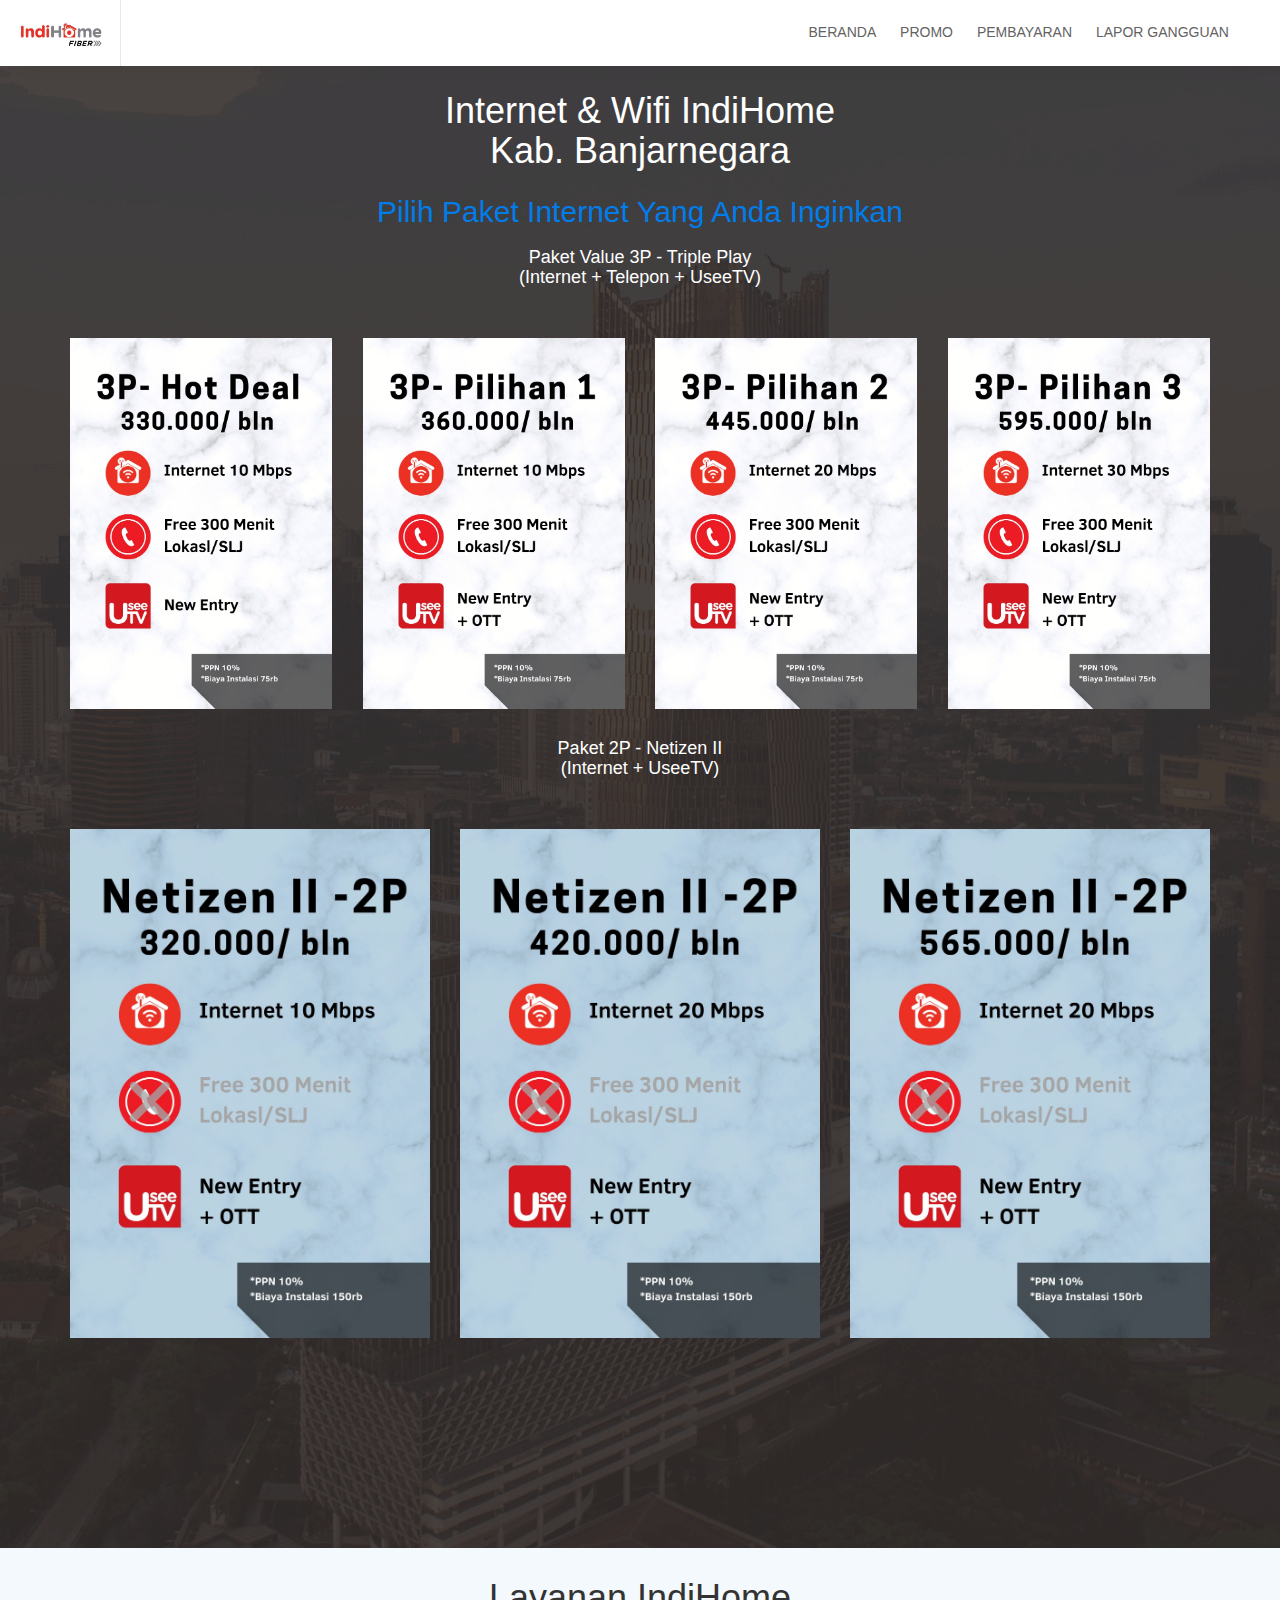
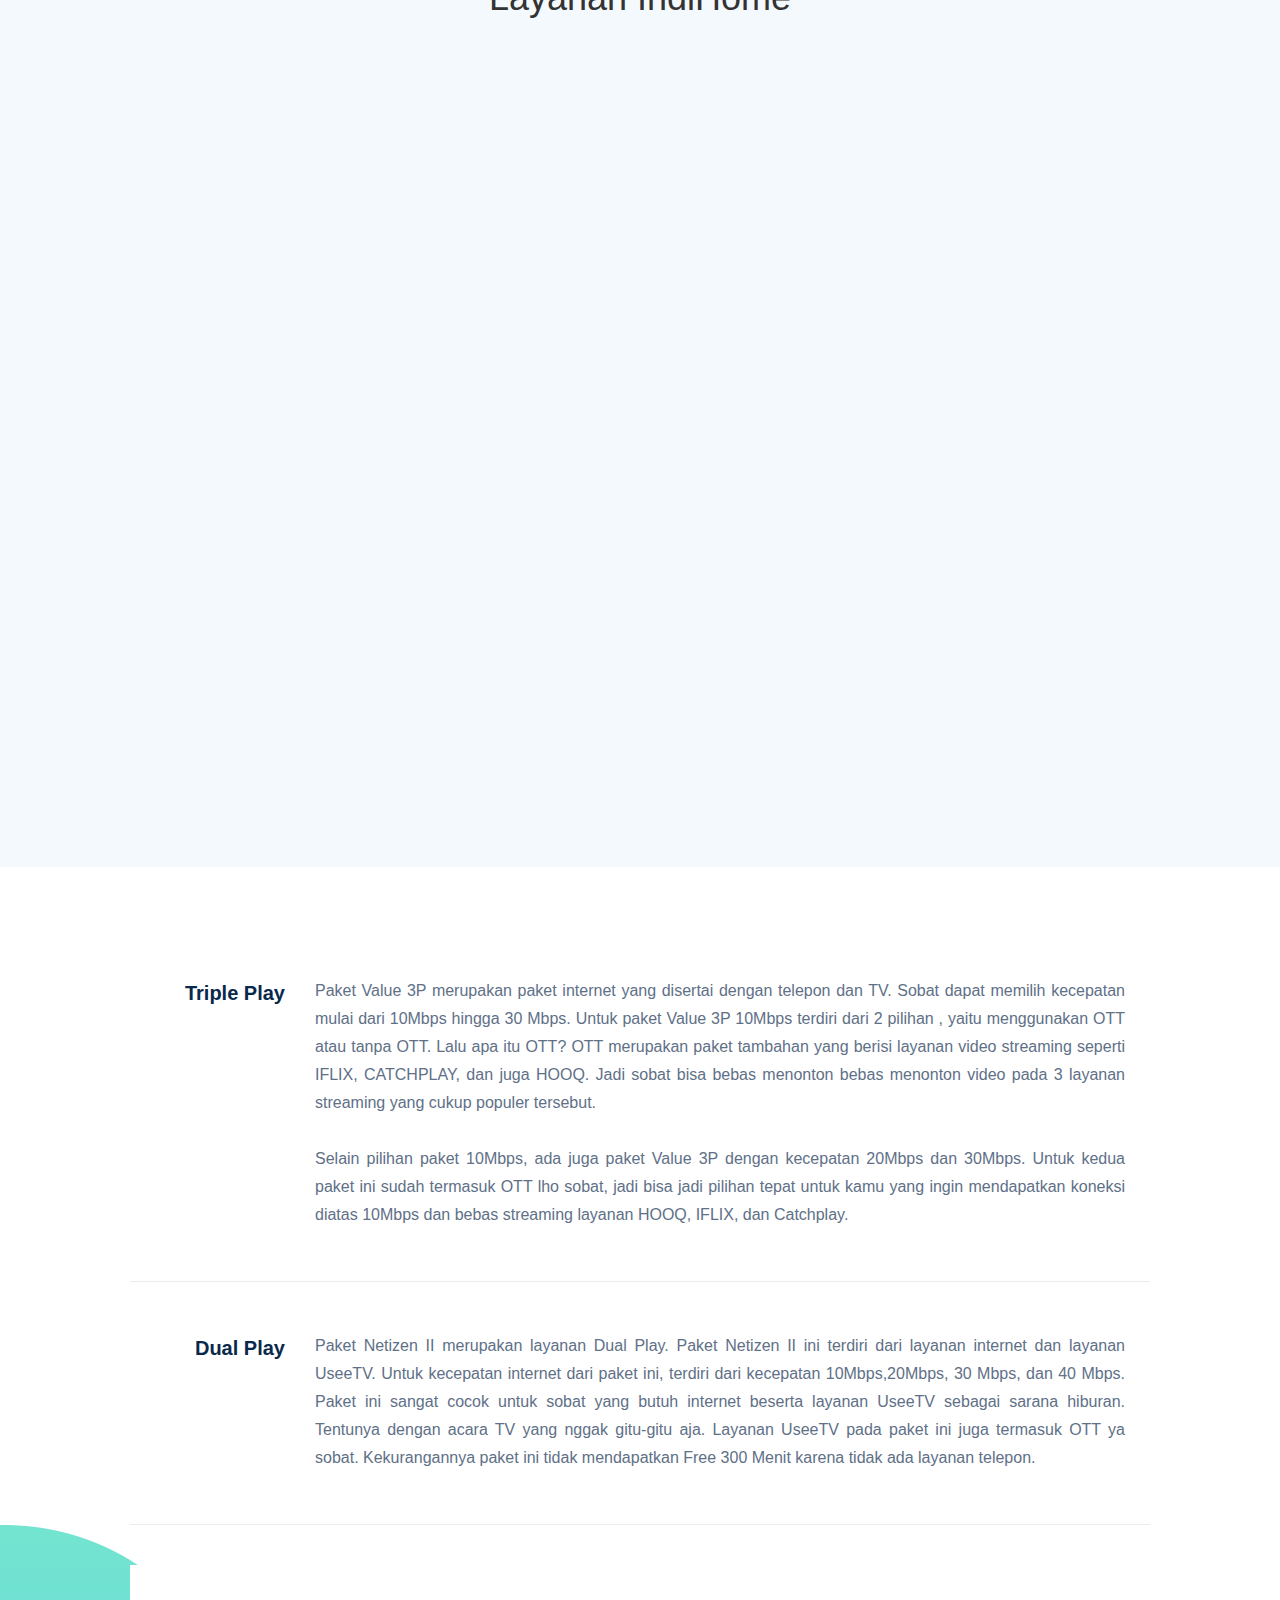
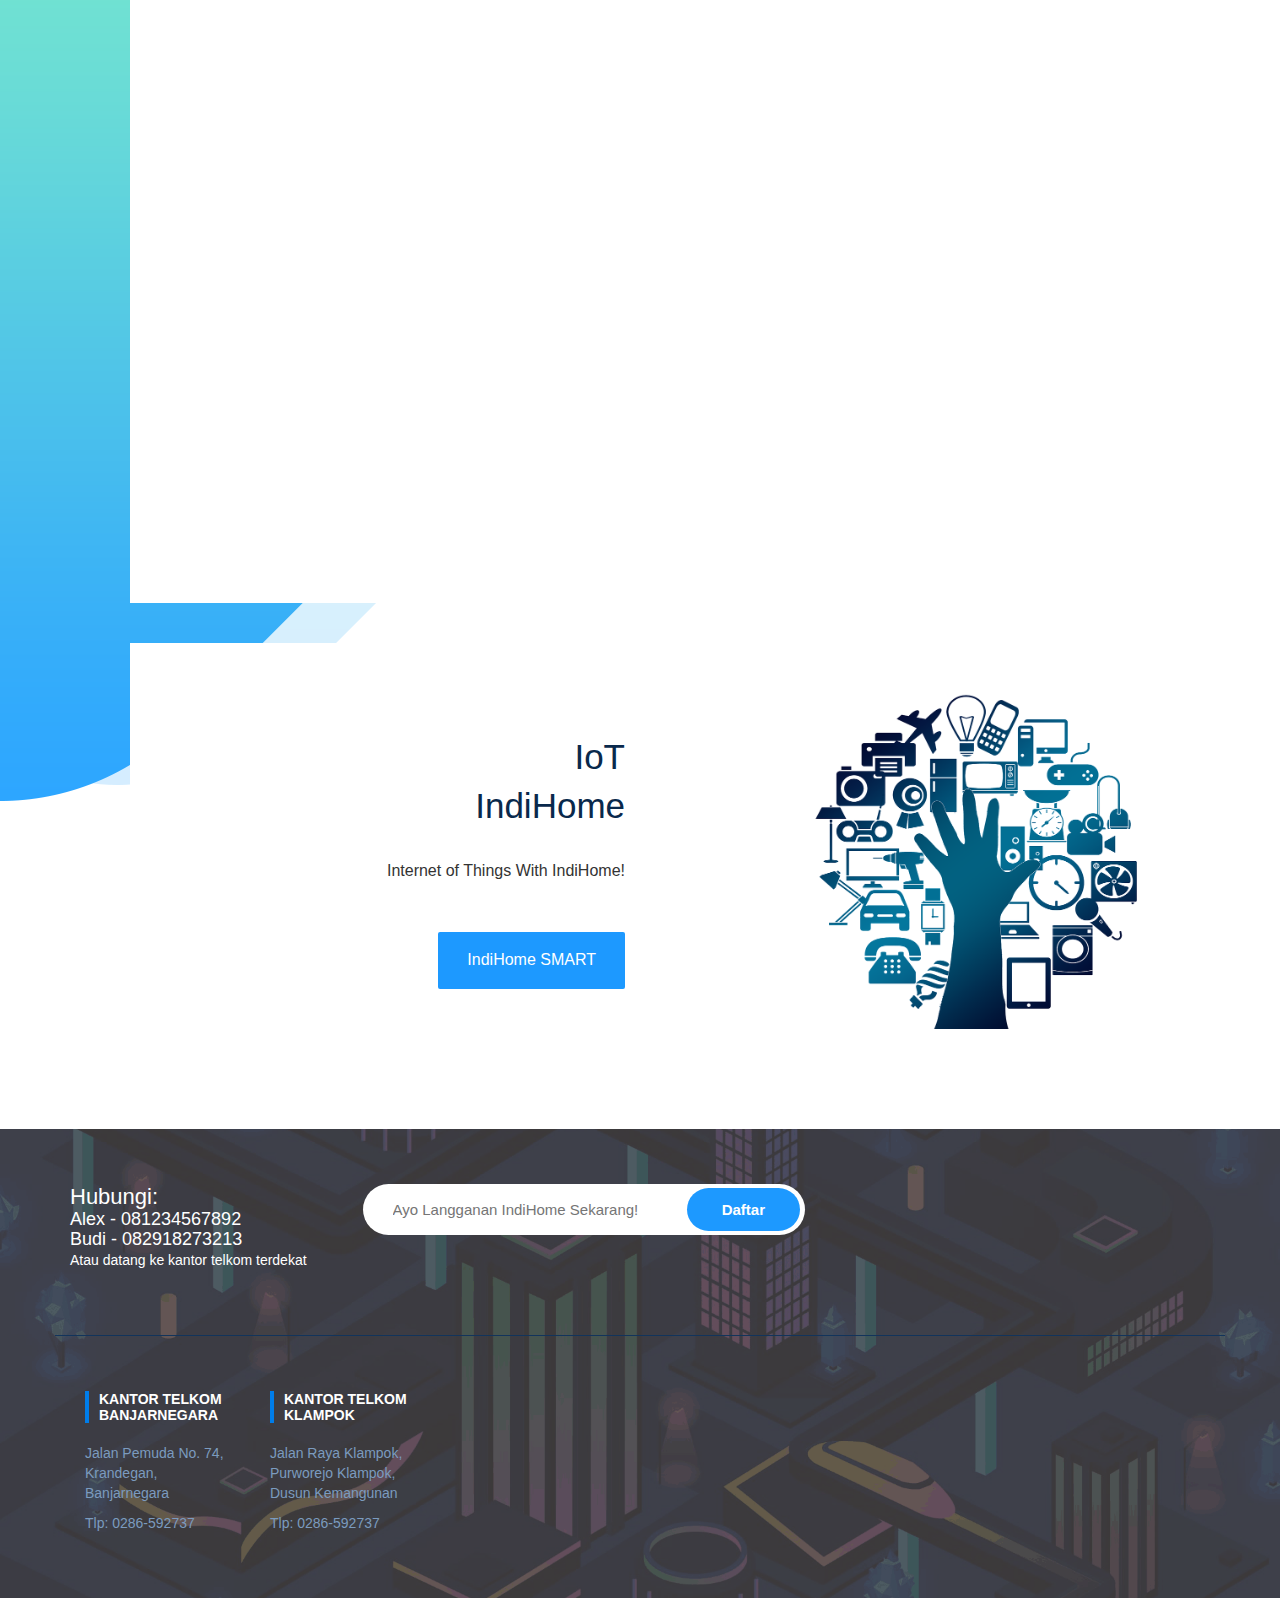
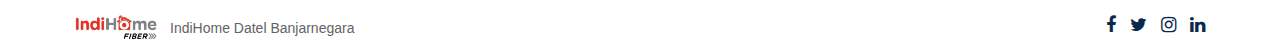
<file: index.html>
<!DOCTYPE html>
<html lang="en">
   <head>
      <meta charset="UTF-8">
      <title>IndiHome Banjarnegara</title>
      <meta http-equiv="X-UA-Compatible" content="IE=edge">
      <!--enable mobile device-->
      <meta name="viewport" content="width=device-width, initial-scale=1">
      <!--fontawesome css-->
      <link rel="stylesheet" href="css/font-awesome.min.css">
      <!--bootstrap css-->
      <link rel="stylesheet" href="css/bootstrap.min.css">
      <!--animate css-->
      <link rel="stylesheet" href="css/animate-wow.css">
      <!--main css-->
      <link rel="stylesheet" href="css/style.css">
      <link rel="stylesheet" href="css/bootstrap-select.min.css">
      <link rel="stylesheet" href="css/slick.min.css">
      <!--responsive css-->
      <link rel="stylesheet" href="css/responsive.css">
   </head>
   <body>
      <header id="header" class="top-head">
         <!-- Static navbar -->
         <nav class="navbar navbar-default">
            <div class="container-fluid">
               <div class="row">
                  <div class="col-md-4 col-sm-12 left-rs">
                     <div class="navbar-header">
                        <button type="button" id="top-menu" class="navbar-toggle collapsed" data-toggle="collapse" data-target="#navbar" aria-expanded="false"> 
                        <span class="sr-only">Toggle navigation</span> 
                        <span class="icon-bar"></span> 
                        <span class="icon-bar"></span> 
                        <span class="icon-bar"></span> 
                        </button>
                        <a href="../indihome-banjarnegara/" class="navbar-brand"><img src="images/logo.png" alt="" /></a>
                     </div>
                  </div>
                  <div class="col-md-8 col-sm-12">
                     <div class="right-nav">
                        <div class="nav-b hidden-xs">
                           <div class="nav-box">
                              <div class="login-sr">                              
                                    <ul>
                                       <li><a class="custom-b" href="../">BERANDA</a></li>
                                       <li><a class="custom-b" href="../promo/">PROMO</a></li>
                                       <li><a class="custom-b" href="../pembayaran/">PEMBAYARAN</a></li>
                                       <li><a class="custom-b" href="../laporgangguan/">LAPOR GANGGUAN</a></li>
                                    </ul>
                                 
                              </div>
                           </div>
                        </div>
                     </div>
                  </div>
               </div>
            </div>
            <!--/.container-fluid --> 
         </nav>
      </header>
      <!-- Modal -->
      <div class="modal fade lug" id="myModal" role="dialog">
         <div class="modal-dialog">
            <!-- Modal content-->
            <div class="modal-content">
            </div>
         </div>
      </div>
      <div id="sidebar" class="top-nav">
         <ul id="sidebar-nav" class="sidebar-nav">
            <li><a class="custom-b" href="../">BERANDA</a></li>
            <li><a class="custom-b" href="../promo/">PROMO</a></li>
            <li><a class="custom-b" href="../pembayaran/">PEMBAYARAN</a></li>
            <li><a class="custom-b" href="../laporgangguan/">LAPOR GANGGUAN</a></li>
         </ul>
      </div>

      <div class="page-content-product">
         <div class="main-product">
            <div class="container">
               <div class="row clearfix">
                  <center>
                     <div>                        
                        <h1 style="color: white; padding:25px">Internet & Wifi IndiHome<br>Kab. Banjarnegara</h1>

                        <h2 style="color: #007dea; padding-bottom:20px">Pilih Paket Internet Yang Anda Inginkan</h2>
                        <h4 style="color: white">Paket Value 3P - Triple Play
                           <p>(Internet + Telepon + UseeTV)</p>
                        </h4>
                     </div>
                  </center>
               </div>             
               <div class="row clearfix">
                  <div class="col-lg-3 col-sm-6 col-md-3 wow fadeIn">
                     <a href="../indihome-banjarnegara/">
                        <div style="color: #fff" class="box-img"><br>
                              <img src="images/product/1.jpg" alt="" />
                        </div>
                     </a>
                  </div>
                  <div class="col-lg-3 col-sm-6 col-md-3 wow fadeIn">
                     <a href="../indihome-banjarnegara/">
                        <div style="color: #fff" class="box-img"><br>
                           <img src="images/product/2.jpg" alt="" />
                        </div>
                     </a>
                  </div>
                  <div class="col-lg-3 col-sm-6 col-md-3 wow fadeIn">
                     <a href="../indihome-banjarnegara/">
                        <div style="color: #fff" class="box-img"><br>
                           <img src="images/product/3.jpg" alt="" />
                        </div>
                     </a>
                  </div>
                  <div class="col-lg-3 col-sm-6 col-md-3 wow fadeIn">
                     <a href="../indihome-banjarnegara/">
                        <div style="color: #fff" class="box-img"><br>
                          <img src="images/product/4.jpg" alt="" />
                        </div>
                     </a>
                  </div>     

                  <div><center>                  
                        <br><br><br>
                        <h4 style="color: white">Paket 2P - Netizen II
                           <p>(Internet + UseeTV)</p>
                        </h4>
                  </center></div>

                  <div class="col-lg-4 col-sm-6 col-md-3 wow fadeIn">
                     <a href="../indihome-banjarnegara/">
                        <div style="color: #fff" class="box-img"><br>
                           <img src="images/product/5.jpg" alt="" />
                        </div>
                     </a>         
                  </div>
                  <div class="col-lg-4 col-sm-6 col-md-3 wow fadeIn">
                     <a href="../indihome-banjarnegara/">
                        <div style="color: #fff" class="box-img"><br>
                           <img src="images/product/6.jpg" alt="" />
                        </div>
                     </a>
                  </div>
                  <div class="col-lg-4 col-sm-6 col-md-3 wow fadeIn">
                     <a href="../indihome-banjarnegara/">
                        <div style="color: #fff" class="box-img"><br>
                           <img src="images/product/7.jpg" alt="" />
                        </div>
                     </a>
                  </div>
               </div>
            </div>
         </div>
      </div>

<!--       <div class="cat-main-box">
         <div class="container">
            <div class="row panel-row">
               <center><br><br>
               <h2 style="color: #007dea">Layanan IndiHome</h2>
               
               <br><br><br><br></center>
            </div>
         </div>
      </div> -->

      <div class="cat-main-box">
         <div class="container">
            <div class="row panel-row">
               <center>
               <h1 style="padding-top: 30px;padding-bottom: 70px">Layanan IndiHome</h1>
               </center>
            </div>
         </div>
      </div>

      <div class="cat-main-box">
         <div class="container">
            <div class="row panel-row">
               <div class="col-md-4 col-sm-6 wow fadeIn" data-wow-delay="0.0s">
                  <div class="panel panel-default">
                     <div class="panel-body">
                        <center><img src="images/indihome.png" class="icon-small" alt=""></center>
                        <h4 style="text-align: center">Internet</h4>
                        <p>Menggunakan Jaringan 100% Fiber
                                <br>Bandwidth upto 100 Mbps
                                <br>Cepat dan Stabil
                        </p>
                     </div>
                  </div>
               </div>
               <div class="col-md-4 col-sm-6 wow fadeIn" data-wow-delay="0.2s">
                  <div class="panel panel-default">
                     <div class="panel-body">
                        <center><img src="images/phone.png" class="icon-small" alt=""></center>
                        <h4 style="text-align: center">Telepon</h4>
                        <p>Voice Over the Internet (VOIP)
                                <br>Suara Jernih
                                <br>Free 300 Menit Local/SLJJ*
                        </p>
                     </div>
                  </div>
               </div>
               <div class="col-md-4 col-sm-6 wow fadeIn hidden-sm" data-wow-delay="0.4s">
                  <div class="panel panel-default">
                     <div class="panel-body">
                        <center><img src="images/UseeTV.png" class="icon-small" alt=""></center>
                        <h4 style="text-align: center">UseeTV</h4>
                        <p>Layanan Interactive TV.
                                <br>Tayangan yang berkualitas
                                <br>Fitur: Pause & Rewind TV, Video on Demand, dsb.
                        </p>
                     </div>
                  </div>
               </div>
            </div>
         </div>
      </div>

      <div class="products_exciting_box">
         <div class="container">
            <div class="row">
               <div class="col-md-6 col-sm-6 wow fadeIn" data-wow-delay="0.2s">
                  <div class="exciting_box f_pd">
                     <img src="images/indihome_logo.png" class="icon-small" alt=""/>
                     <h4>Apa itu <strong>IndiHome</strong>?</h4>
                     <p>Layanan digital berupa Internet Rumah, Telepon Rumah dan TV Interaktif (UseeTV) yang menggunakan teknologi fiber optik.Layanan digital berupa Internet Rumah, Telepon Rumah dan TV Interaktif (UseeTV) yang menggunakan teknologi fiber optik.
                     </p>
                  </div>
               </div>
               <div class="col-md-6 col-sm-6 wow fadeIn" data-wow-delay="0.4s">
                  <div class="exciting_box l_pd">
                     <img src="images/indihome-text.png" class="icon-small" alt=""/>
                     <h4>Aplikasi <strong>myIndiHome</strong></h4>
                     <p>Aplikasi yang digunakan untuk berlangganan IndiHome, aktivasi OTT Video Streaming, registrasi berbagai fitur tambahan, melaporkan gangguan layanan IndiHome, cek tagihan, cek poin myIndiHome, info pemakaian, serta layanan menarik lainnya.
                     </p>
                  </div>
               </div>
            </div>
         </div>
      </div>

      <div class="start-free-box">
         <div class="container">
            <div class="row">
               <div class="container">
                  <div class="main-start-box">
                     <div class="free-box-a clearfix">
                        <div class="col-md-2 col-sm-6">
                           <div class="left-a-f">
                              <h3>Triple Play</h3>
                           </div>
                        </div>
                        <div class="col-md-10 col-sm-6">
                           <div class="right-a-f">
                              <p text align="justify">
                                 Paket Value 3P merupakan paket internet yang disertai dengan telepon dan TV. Sobat dapat memilih kecepatan mulai dari 10Mbps hingga 30 Mbps. Untuk paket Value 3P 10Mbps terdiri dari 2 pilihan , yaitu menggunakan OTT atau tanpa OTT. Lalu apa itu OTT? OTT merupakan paket  tambahan yang berisi layanan video streaming seperti IFLIX, CATCHPLAY, dan juga HOOQ. Jadi sobat bisa bebas menonton bebas menonton video pada 3 layanan streaming yang cukup populer tersebut.
                                 <br><br>
                                 Selain pilihan paket 10Mbps, ada juga paket Value 3P dengan kecepatan 20Mbps dan 30Mbps. Untuk kedua paket ini sudah termasuk OTT lho sobat, jadi bisa jadi pilihan tepat untuk kamu yang ingin mendapatkan koneksi diatas 10Mbps dan bebas streaming layanan HOOQ, IFLIX, dan Catchplay.
                              </p>
                           </div>
                        </div>
                     </div>
                  </div>
               </div>
            </div>

            <div class="row">
               <div class="container">
                  <div class="main-start-box">
                     <div class="free-box-a clearfix">
                        <div class="col-md-2 col-sm-6">
                           <div class="left-a-f">
                              <h3>Dual Play</h3>
                           </div>
                        </div>
                        <div class="col-md-10 col-sm-6">
                           <div class="right-a-f">
                              <p text align="justify">
                                 Paket Netizen II merupakan layanan Dual Play. Paket Netizen II ini terdiri dari layanan internet dan layanan UseeTV.  Untuk kecepatan internet dari paket ini, terdiri dari kecepatan 10Mbps,20Mbps, 30 Mbps, dan 40 Mbps. Paket ini sangat cocok untuk sobat yang butuh internet beserta layanan UseeTV sebagai sarana hiburan. Tentunya dengan acara TV yang nggak gitu-gitu aja. Layanan UseeTV pada paket ini juga termasuk OTT ya sobat. Kekurangannya paket ini tidak mendapatkan Free 300 Menit karena tidak ada layanan telepon.
                              </p>
                           </div>
                        </div>
                     </div>
                  </div>
               </div>
            </div>
            
            <div class="row">
               <div class="bg_img_right"><img src="images/bg_img1.png" alt="#" /></div>
               <div class="main-start-box">
                  <div class="container">
                     <div class="buyer-box clearfix">
                        <div class="col-md-4 col-sm-6 wow fadeIn" data-wow-delay="0.2s">
                           <div class="left-buyer">
                              <img class="img-responsive" src="images/pasang-indihome.jpg" alt="#" />
                           </div>
                        </div>
                        <div class="col-md-8 col-sm-6 wow fadeIn" data-wow-delay="0.4s">
                           <div class="right-buyer">
                              <h2>Mau Pasang Internet IndiHome Banjarnegara?</h2>
                                 <p text align="justify">
                                    Pasang internet IndiHome daerah Banjarnegara sekarang tidak perlu repot jauh-jauh ke kantor, cukup Hub Marketing kami via Whatsapp: XXXXXXXX. Kami melayani pendaftaran pemasangan internet IndiHome via online.
                                    <br><br>
                                    Kami melayani pemasangan untuk area seluruh wilayah Kabupaten Banjarnegara meliputi Area Banjarnegara, Klampok, Batur, dll. Proses mudah cukup kirim data via Whatsapp ke Marketing kami.
                                    <br><br>
                                    Setelah itu tunggu 1-3 hari kerja asal area tercover jaringan IndiHome fiber petugas lapangan akan melakukan instalasi kerumah atau kantor anda, mudah bukan? tunggu apalagi pasang IndiHome sekarang!
                                 </p>
                              <a href="../indihome-banjarnegara">Pasang Sekarang</a>
                           </div>
                        </div>
                     </div> 
                  </div>
               </div>
            </div>

            <div class="row">
                  <div class="main-start-box">
                     <div class="container">
                        <div class="supplier clearfix">
                           <div class="col-md-6 col-sm-6">
                              <div class="left-supplier">
                                 <h2>IoT<br><span>IndiHome</span></h2>
                                    <p>
                                       Internet of Things With IndiHome!
                                    </p>
                                 <a href="../indihome-banjarnegara">IndiHome SMART</a>
                              </div>
                           </div>
                           <div class="col-md-6 col-sm-6">
                              <div class="right-supplier">
                                 <img class="img-responsive" src="images/IoT.png" alt="#" />
                              </div>
                           </div>
                        </div>
                     </div>
                  </div>
               </div>
            </div>
         </div>
      </div>

      <!--
      <div class="products">
         <div class="main-products">
            <h2>TRENDING PRODUCTS ON CHAMB</h2>
            <div class="product-slidr">
               <div class="slider">
                  <div>
                     <div class="prod-box">
                        <div class="prod-i">
                           <img src="images/tr1.png" alt="#" />
                        </div>
                        <div class="prod-dit clearfix">
                           <div class="dit-t clearfix">
                              <div class="left-ti">
                                 <h4>Table with Lights</h4>
                                 <p>By <span>Beko</span> under <span>Lights</span></p>
                              </div>
                              <a href="#">$1220</a>
                           </div>
                           <div class="dit-btn clearfix">
                              <a class="wis" href="#"><i class="fa fa-star" aria-hidden="true"></i> Save to wishlist </a>
                              <a class="thi" href="#"><i class="fa fa-thumbs-up" aria-hidden="true"></i> Like this</a>
                           </div>
                        </div>
                     </div>
                  </div>
                  <div>
                     <div class="prod-box">
                        <div class="prod-i">
                           <img src="images/tr2.png" alt="#" />
                        </div>
                        <div class="prod-dit clearfix">
                           <div class="dit-t clearfix">
                              <div class="left-ti">
                                 <h4>Treehouse Bed</h4>
                                 <p>By <span>Beko</span> under <span>Lights</span></p>
                              </div>
                              <a href="#">$1220</a>
                           </div>
                           <div class="dit-btn clearfix">
                              <a class="wis" href="#"><i class="fa fa-star" aria-hidden="true"></i> Save to wishlist </a>
                              <a class="thi" href="#"><i class="fa fa-thumbs-up" aria-hidden="true"></i> Like this</a>
                           </div>
                        </div>
                     </div>
                  </div>
                  <div>
                     <div class="prod-box">
                        <div class="prod-i">
                           <img src="images/tr3.png" alt="#" />
                        </div>
                        <div class="prod-dit clearfix">
                           <div class="dit-t clearfix">
                              <div class="left-ti">
                                 <h4>Wood Sofaplatform</h4>
                                 <p>By <span>Beko</span> under <span>Lights</span></p>
                              </div>
                              <a href="#">$1220</a>
                           </div>
                           <div class="dit-btn clearfix">
                              <a class="wis" href="#"><i class="fa fa-star" aria-hidden="true"></i> Save to wishlist </a>
                              <a class="thi" href="#"><i class="fa fa-thumbs-up" aria-hidden="true"></i> Like this</a>
                           </div>
                        </div>
                     </div>
                  </div>
                  <div>
                     <div class="prod-box">
                        <div class="prod-i">
                           <img src="images/tr4.png" alt="#" />
                        </div>
                        <div class="prod-dit clearfix">
                           <div class="dit-t clearfix">
                              <div class="left-ti">
                                 <h4>Wall Sticker</h4>
                                 <p>By <span>Beko</span> under <span>Lights</span></p>
                              </div>
                              <a href="#">$1220</a>
                           </div>
                           <div class="dit-btn clearfix">
                              <a class="wis" href="#"><i class="fa fa-star" aria-hidden="true"></i> Save to wishlist </a>
                              <a class="thi" href="#"><i class="fa fa-thumbs-up" aria-hidden="true"></i> Like this</a>
                           </div>
                        </div>
                     </div>
                  </div>
                  <div>
                     <div class="prod-box">
                        <div class="prod-i">
                           <img src="images/tr1.png" alt="#" />
                        </div>
                        <div class="prod-dit clearfix">
                           <div class="dit-t clearfix">
                              <div class="left-ti">
                                 <h4>Treehouse Bed</h4>
                                 <p>By <span>Beko</span> under <span>Lights</span></p>
                              </div>
                              <a href="#">$1220</a>
                           </div>
                           <div class="dit-btn clearfix">
                              <a class="wis" href="#"><i class="fa fa-star" aria-hidden="true"></i> Save to wishlist </a>
                              <a class="thi" href="#"><i class="fa fa-thumbs-up" aria-hidden="true"></i> Like this</a>
                           </div>
                        </div>
                     </div>
                  </div>
                  <div>
                     <div class="prod-box">
                        <div class="prod-i">
                           <img src="images/tr2.png" alt="#" />
                        </div>
                        <div class="prod-dit clearfix">
                           <div class="dit-t clearfix">
                              <div class="left-ti">
                                 <h4>Treehouse Bed</h4>
                                 <p>By <span>Beko</span> under <span>Lights</span></p>
                              </div>
                              <a href="#">$1220</a>
                           </div>
                           <div class="dit-btn clearfix">
                              <a class="wis" href="#"><i class="fa fa-star" aria-hidden="true"></i> Save to wishlist </a>
                              <a class="thi" href="#"><i class="fa fa-thumbs-up" aria-hidden="true"></i> Like this</a>
                           </div>
                        </div>
                     </div>
                  </div>
                  <div>
                     <div class="prod-box">
                        <div class="prod-i">
                           <img src="images/tr3.png" alt="#" />
                        </div>
                        <div class="prod-dit clearfix">
                           <div class="dit-t clearfix">
                              <div class="left-ti">
                                 <h4>Treehouse Bed</h4>
                                 <p>By <span>Beko</span> under <span>Lights</span></p>
                              </div>
                              <a href="#">$1220</a>
                           </div>
                           <div class="dit-btn clearfix">
                              <a class="wis" href="#"><i class="fa fa-star" aria-hidden="true"></i> Save to wishlist </a>
                              <a class="thi" href="#"><i class="fa fa-thumbs-up" aria-hidden="true"></i> Like this</a>
                           </div>
                        </div>
                     </div>
                  </div>
               </div>
            </div>
         </div>
      </div>-->

      <!-- FOOTER -->
      <footer>
         <div class="main-footer">
            <div class="container">
               <div class="row">
                  <div class="footer-top clearfix">
                     <div class="col-md-3 col-sm-12" style="color: white">
                        <h2>Hubungi:</h2>
                           <h4>Alex - 081234567892<br>
                              Budi - 082918273213
                           </h4>
                              <p>Atau datang ke kantor telkom terdekat</p>
                     </div>
                     <div class="col-md-5 col-sm-4">
                        <div class="form-box">
                           <input type="text" placeholder="Ayo Langganan IndiHome Sekarang!" disabled />
                           <a href="../indihome-banjarnegara/"><button>Daftar</button></a>
                        </div>
                     </div>
                  </div>
                  <div class="footer-link-box clearfix">
                     <div class="col-md-6 col-sm-6">
                        <div class="left-f-box">
                           <div class="col-sm-4">
                              <h2>Kantor Telkom Banjarnegara</h2>
                              <ul>
                                 <li><a href="#">Jalan Pemuda No. 74, Krandegan, Banjarnegara</a></li>
                                 <li><a href="#">Tlp: 0286-592737</a></li>
                              </ul>
                           </div>
                           <div class="col-sm-4">
                              <h2>Kantor Telkom Klampok</h2>
                              <ul>
                                 <li><a href="#">Jalan Raya Klampok, Purworejo Klampok, Dusun Kemangunan</a></li>
                                 <li><a href="#">Tlp: 0286-592737</a></li>
                              </ul>
                           </div>
                        </div>
                     </div>
                  </div>
               </div>
            </div>
         </div>
         <div class="copyright">
            <div class="container">
               <div class="row">
                  <div class="col-md-8">
                     <p><img width="90" src="images/logo.png" alt="#" style="margin-top: -5px;" />IndiHome Datel Banjarnegara</p>
                  </div>
                  <div class="col-md-4">
                     <ul class="list-inline socials">
                        <li>
                           <a href="">
                           <i class="fa fa-facebook" aria-hidden="true"></i>
                           </a>
                        </li>
                        <li>
                           <a href="">
                           <i class="fa fa-twitter" aria-hidden="true"></i>
                           </a>
                        </li>
                        <li>
                           <a href="">
                           <i class="fa fa-instagram" aria-hidden="true"></i>
                           </a>
                        </li>
                        <li>
                           <a href="#">
                           <i class="fa fa-linkedin" aria-hidden="true"></i>
                           </a>
                        </li>
                     </ul>
                  </div>
               </div>
            </div>
         </div>
      </footer>
      <!--main js--> 
      <script src="js/jquery-1.12.4.min.js"></script> 
      <!--bootstrap js--> 
      <script src="js/bootstrap.min.js"></script> 
      <script src="js/bootstrap-select.min.js"></script>
      <script src="js/slick.min.js"></script> 
      <script src="js/wow.min.js"></script>
      <!--custom js--> 
      <script src="js/custom.js"></script>
   </body>
</html>
</file>
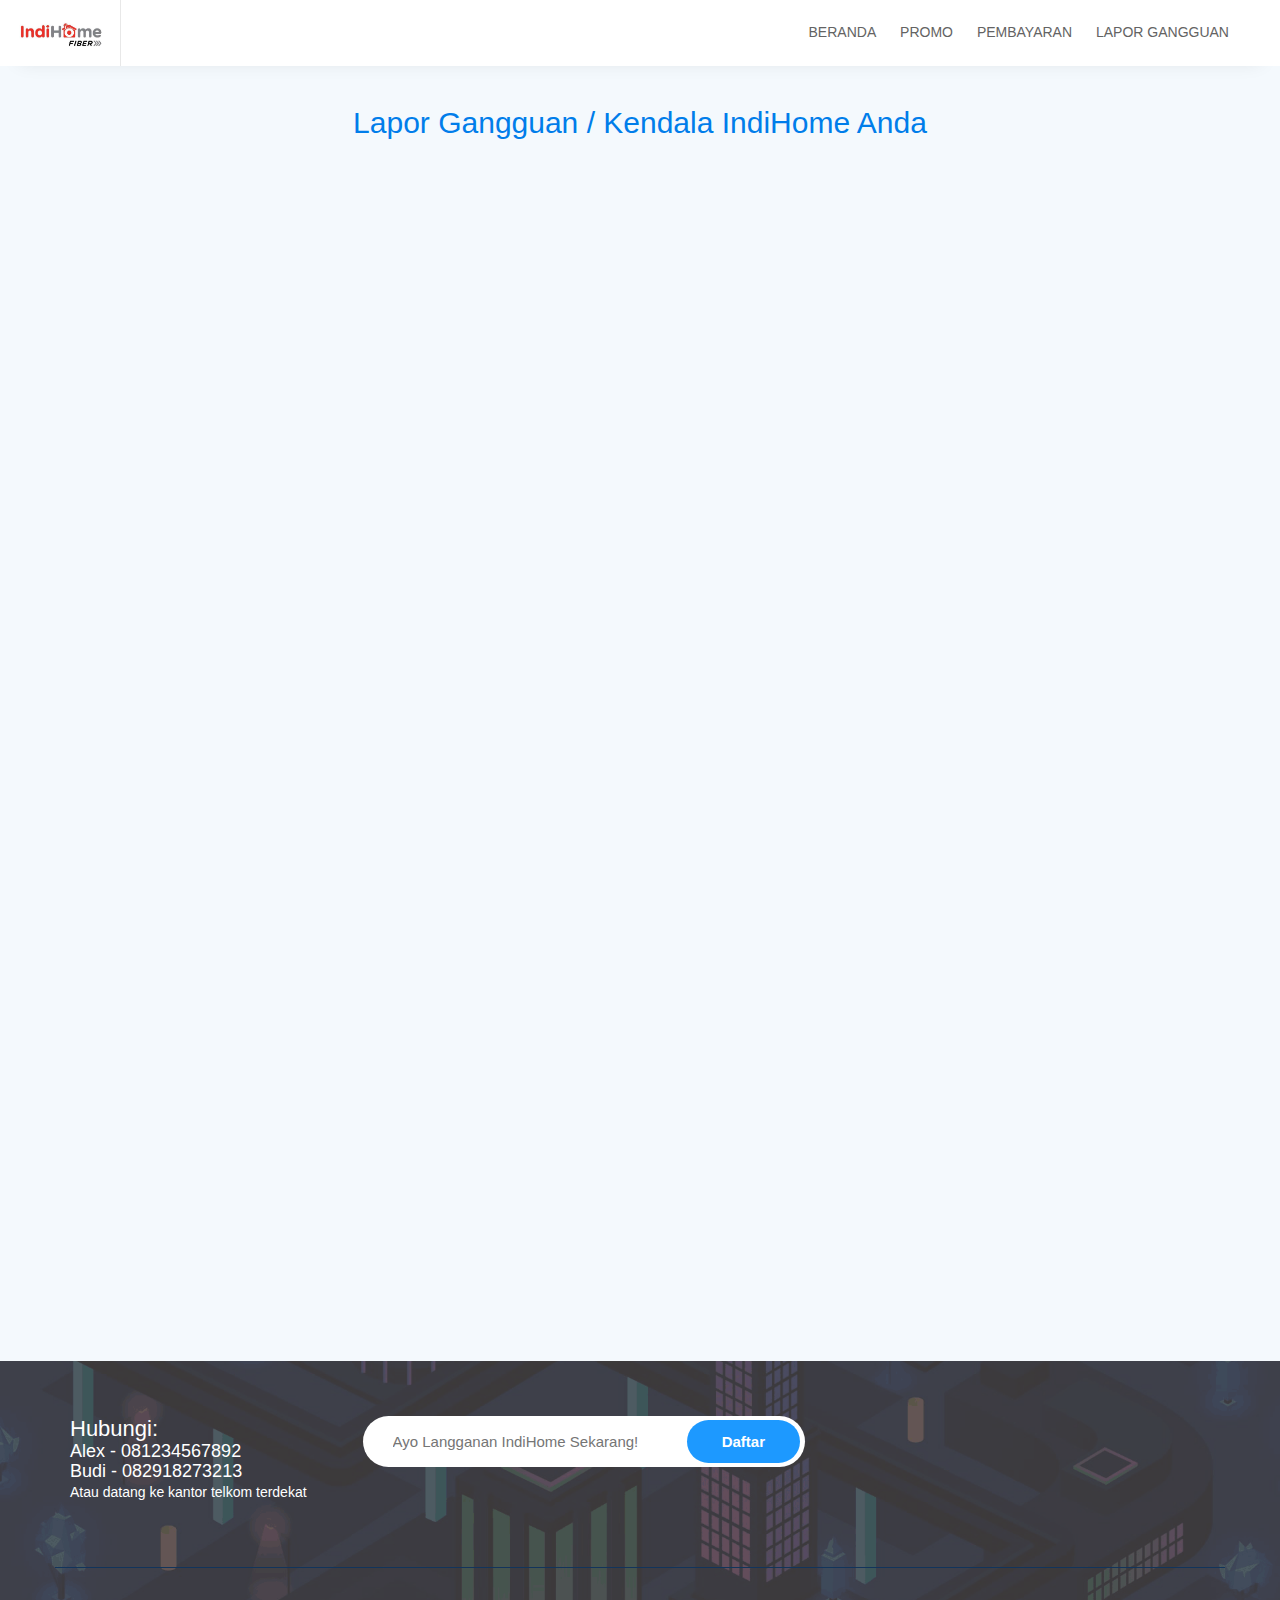
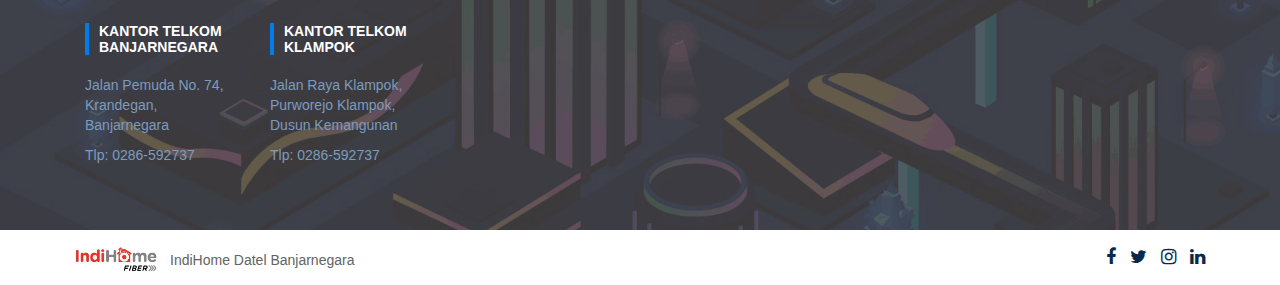
<file: laporgangguan/index.html>
<!DOCTYPE html>
<html lang="en">
   <head>
      <meta charset="UTF-8">
      <title>IndiHome Banjarnegara</title>
      <meta http-equiv="X-UA-Compatible" content="IE=edge">
      <!--enable mobile device-->
      <meta name="viewport" content="width=device-width, initial-scale=1">
      <!--fontawesome css-->
      <link rel="stylesheet" href="../css/font-awesome.min.css">
      <!--bootstrap css-->
      <link rel="stylesheet" href="../css/bootstrap.min.css">
      <!--animate css-->
      <link rel="stylesheet" href="../css/animate-wow.css">
      <!--main css-->
      <link rel="stylesheet" href="../css/style.css">
      <link rel="stylesheet" href="../css/bootstrap-select.min.css">
      <link rel="stylesheet" href="../css/slick.min.css">
      <!--responsive css-->
      <link rel="stylesheet" href="../css/responsive.css">
   </head>
   <body>
      <header id="header" class="top-head">
         <!-- Static navbar -->
         <nav class="navbar navbar-default">
            <div class="container-fluid">
               <div class="row">
                  <div class="col-md-4 col-sm-12 left-rs">
                     <div class="navbar-header">
                        <button type="button" id="top-menu" class="navbar-toggle collapsed" data-toggle="collapse" data-target="#navbar" aria-expanded="false"> 
                        <span class="sr-only">Toggle navigation</span> 
                        <span class="icon-bar"></span> 
                        <span class="icon-bar"></span> 
                        <span class="icon-bar"></span> 
                        </button>
                        <a href="../" class="navbar-brand"><img src="../images/logo.png" alt="" /></a>
                     </div>
                  </div>
                  <div class="col-md-8 col-sm-12">
                     <div class="right-nav">
                        <div class="nav-b hidden-xs">
                           <div class="nav-box">
                              <div class="login-sr">                              
                                    <ul>
                                       <li><a class="custom-b" href="../">BERANDA</a></li>
                                       <li><a class="custom-b" href="../promo/">PROMO</a></li>
                                       <li><a class="custom-b" href="../pembayaran/">PEMBAYARAN</a></li>
                                       <li><a class="custom-b" href="../laporgangguan/">LAPOR GANGGUAN</a></li>
                                    </ul>
                                 
                              </div>
                           </div>
                        </div>
                     </div>
                  </div>
               </div>
            </div>
            <!--/.container-fluid --> 
         </nav>
      </header>
      <!-- Modal -->
      <div class="modal fade lug" id="myModal" role="dialog">
         <div class="modal-dialog">
            <!-- Modal content-->
            <div class="modal-content">
            </div>
         </div>
      </div>
      <div id="sidebar" class="top-nav">
         <ul id="sidebar-nav" class="sidebar-nav">
            <li><a class="custom-b" href="../">BERANDA</a></li>
            <li><a class="custom-b" href="../promo/">PROMO</a></li>
            <li><a class="custom-b" href="../pembayaran/">PEMBAYARAN</a></li>
            <li><a class="custom-b" href="../laporgangguan/">LAPOR GANGGUAN</a></li>
         </ul>
      </div>

      <div class="cat-main-box">
         <div class="container">
            <div class="row panel-row">
               <center><br><br>
               <a href="https://docs.google.com/forms/d/e/1FAIpQLSeinv_HHQPP1gcYQOMyYsyeZG9eT5lDz3C5lblO9X_joj-8YQ/viewform">
                  <h2 style="color: #007dea">Lapor Gangguan / Kendala IndiHome Anda</h2>
               </a>
               <br><br>
               <iframe src="https://docs.google.com/forms/d/e/1FAIpQLSeinv_HHQPP1gcYQOMyYsyeZG9eT5lDz3C5lblO9X_joj-8YQ/viewform?embedded=true" width="100%" height="1117" frameborder="0" marginheight="0" marginwidth="0">Memuat…</iframe>

               </center>
            </div>
         </div>
      </div>

      <!-- FOOTER -->
      <footer>
         <div class="main-footer">
            <div class="container">
               <div class="row">
                  <div class="footer-top clearfix">
                     <div class="col-md-3 col-sm-12" style="color: white">
                        <h2>Hubungi:</h2>
                           <h4>Alex - 081234567892<br>
                              Budi - 082918273213
                           </h4>
                              <p>Atau datang ke kantor telkom terdekat</p>
                     </div>
                     <div class="col-md-5 col-sm-4">
                        <div class="form-box">
                           <input type="text" placeholder="Ayo Langganan IndiHome Sekarang!" disabled />
                           <a href="../"><button>Daftar</button></a>
                        </div>
                     </div>
                  </div>
                  <div class="footer-link-box clearfix">
                     <div class="col-md-6 col-sm-6">
                        <div class="left-f-box">
                           <div class="col-sm-4">
                              <h2>Kantor Telkom Banjarnegara</h2>
                              <ul>
                                 <li><a href="#">Jalan Pemuda No. 74, Krandegan, Banjarnegara</a></li>
                                 <li><a href="#">Tlp: 0286-592737</a></li>
                              </ul>
                           </div>
                           <div class="col-sm-4">
                              <h2>Kantor Telkom Klampok</h2>
                              <ul>
                                 <li><a href="#">Jalan Raya Klampok, Purworejo Klampok, Dusun Kemangunan</a></li>
                                 <li><a href="#">Tlp: 0286-592737</a></li>
                              </ul>
                           </div>
                        </div>
                     </div>
                  </div>
               </div>
            </div>
         </div>
         <div class="copyright">
            <div class="container">
               <div class="row">
                  <div class="col-md-8">
                     <p><img width="90" src="../images/logo.png" alt="#" style="margin-top: -5px;" />IndiHome Datel Banjarnegara</p>
                  </div>
                  <div class="col-md-4">
                     <ul class="list-inline socials">
                        <li>
                           <a href="">
                           <i class="fa fa-facebook" aria-hidden="true"></i>
                           </a>
                        </li>
                        <li>
                           <a href="">
                           <i class="fa fa-twitter" aria-hidden="true"></i>
                           </a>
                        </li>
                        <li>
                           <a href="">
                           <i class="fa fa-instagram" aria-hidden="true"></i>
                           </a>
                        </li>
                        <li>
                           <a href="#">
                           <i class="fa fa-linkedin" aria-hidden="true"></i>
                           </a>
                        </li>
                     </ul>
                  </div>
               </div>
            </div>
         </div>
      </footer>
      <!--main js--> 
      <script src="../js/jquery-1.12.4.min.js"></script> 
      <!--bootstrap js--> 
      <script src="../js/bootstrap.min.js"></script> 
      <script src="../js/bootstrap-select.min.js"></script>
      <script src="../js/slick.min.js"></script> 
      <script src="../js/wow.min.js"></script>
      <!--custom js--> 
      <script src="../js/custom.js"></script>
   </body>
</html>
</file>
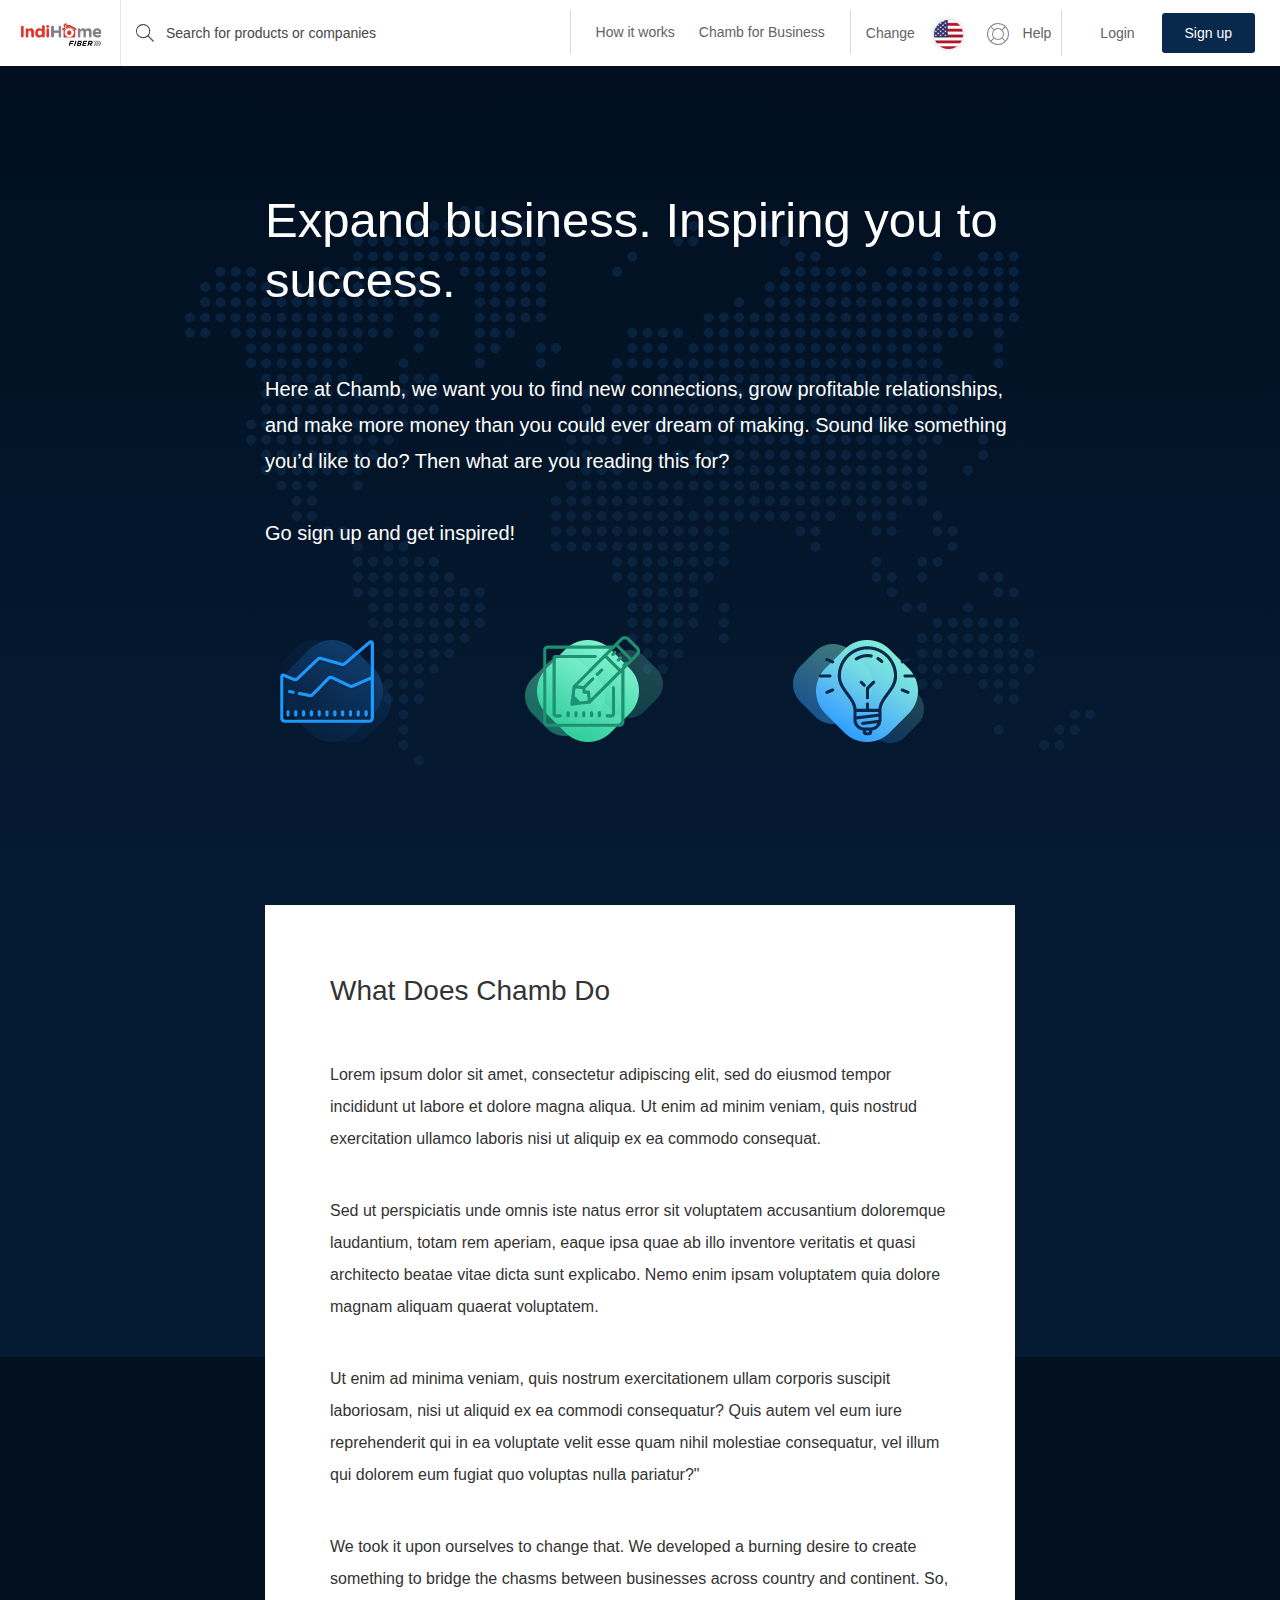
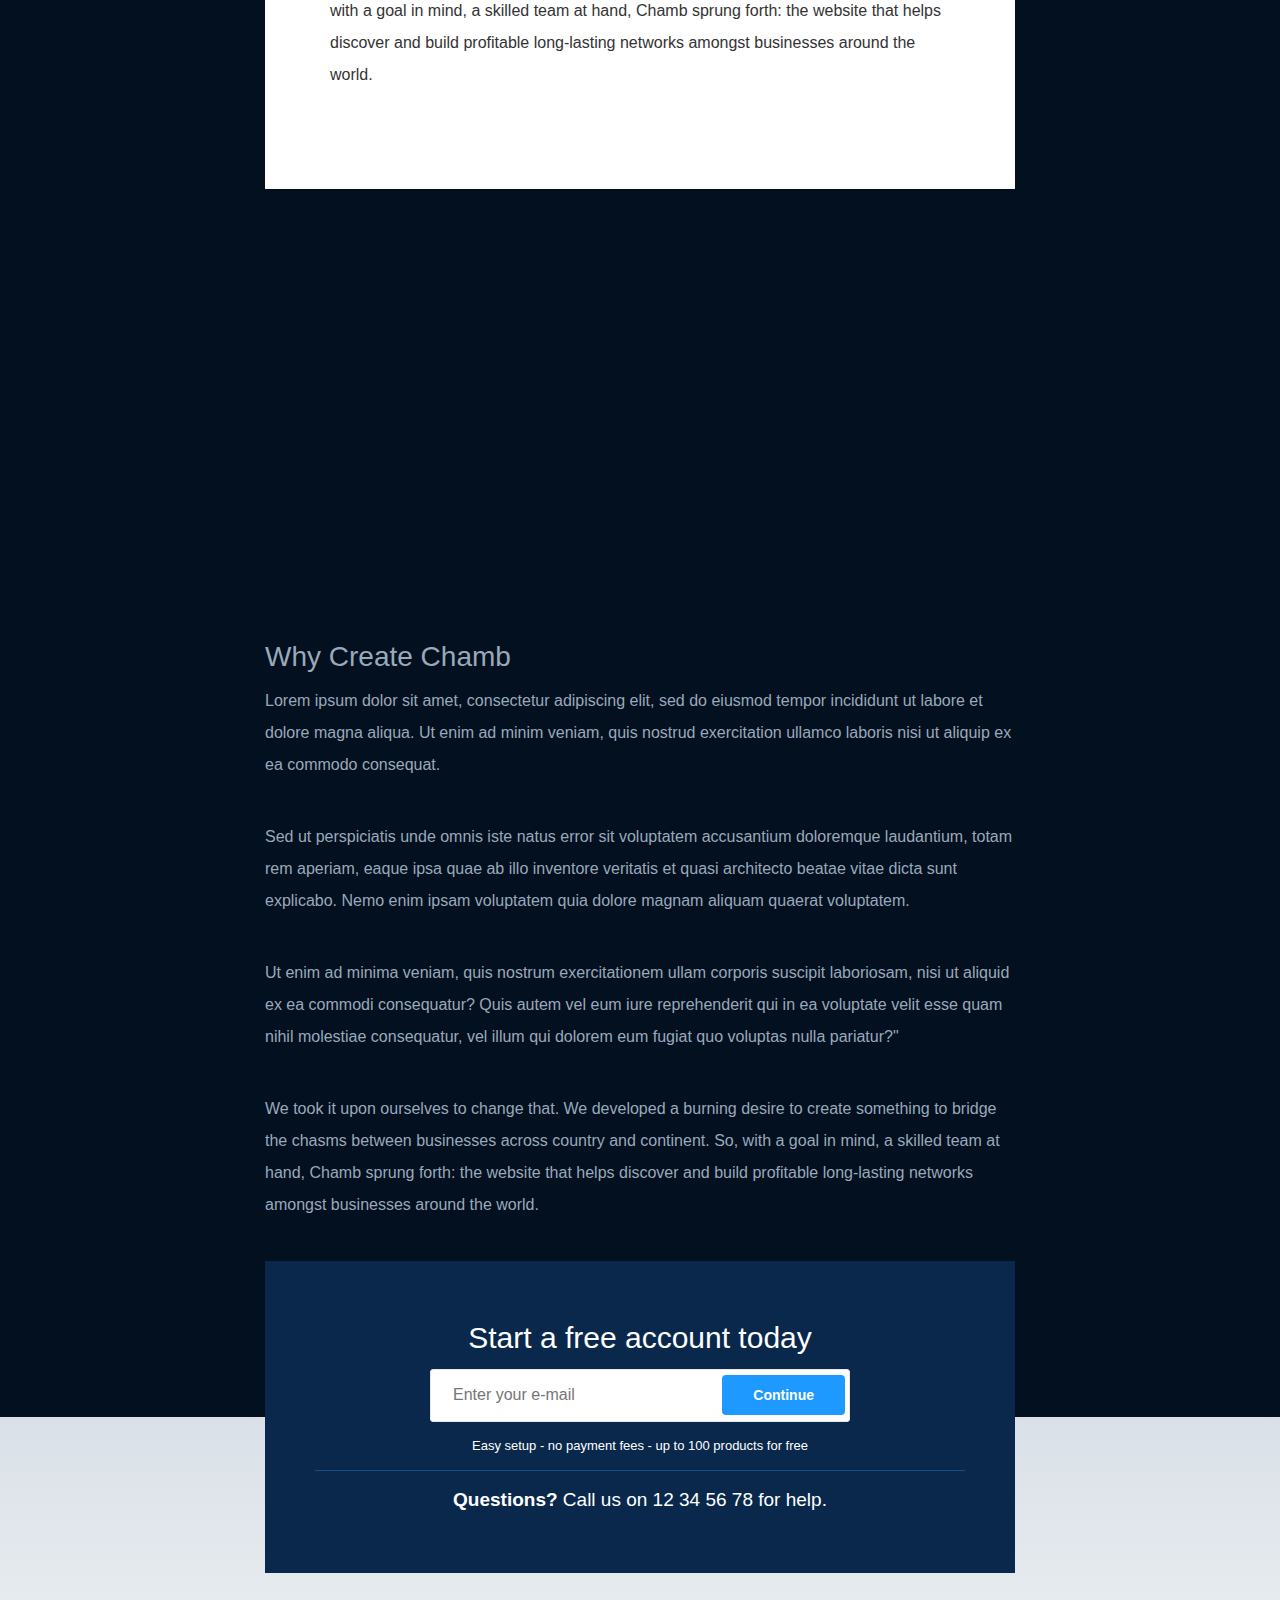
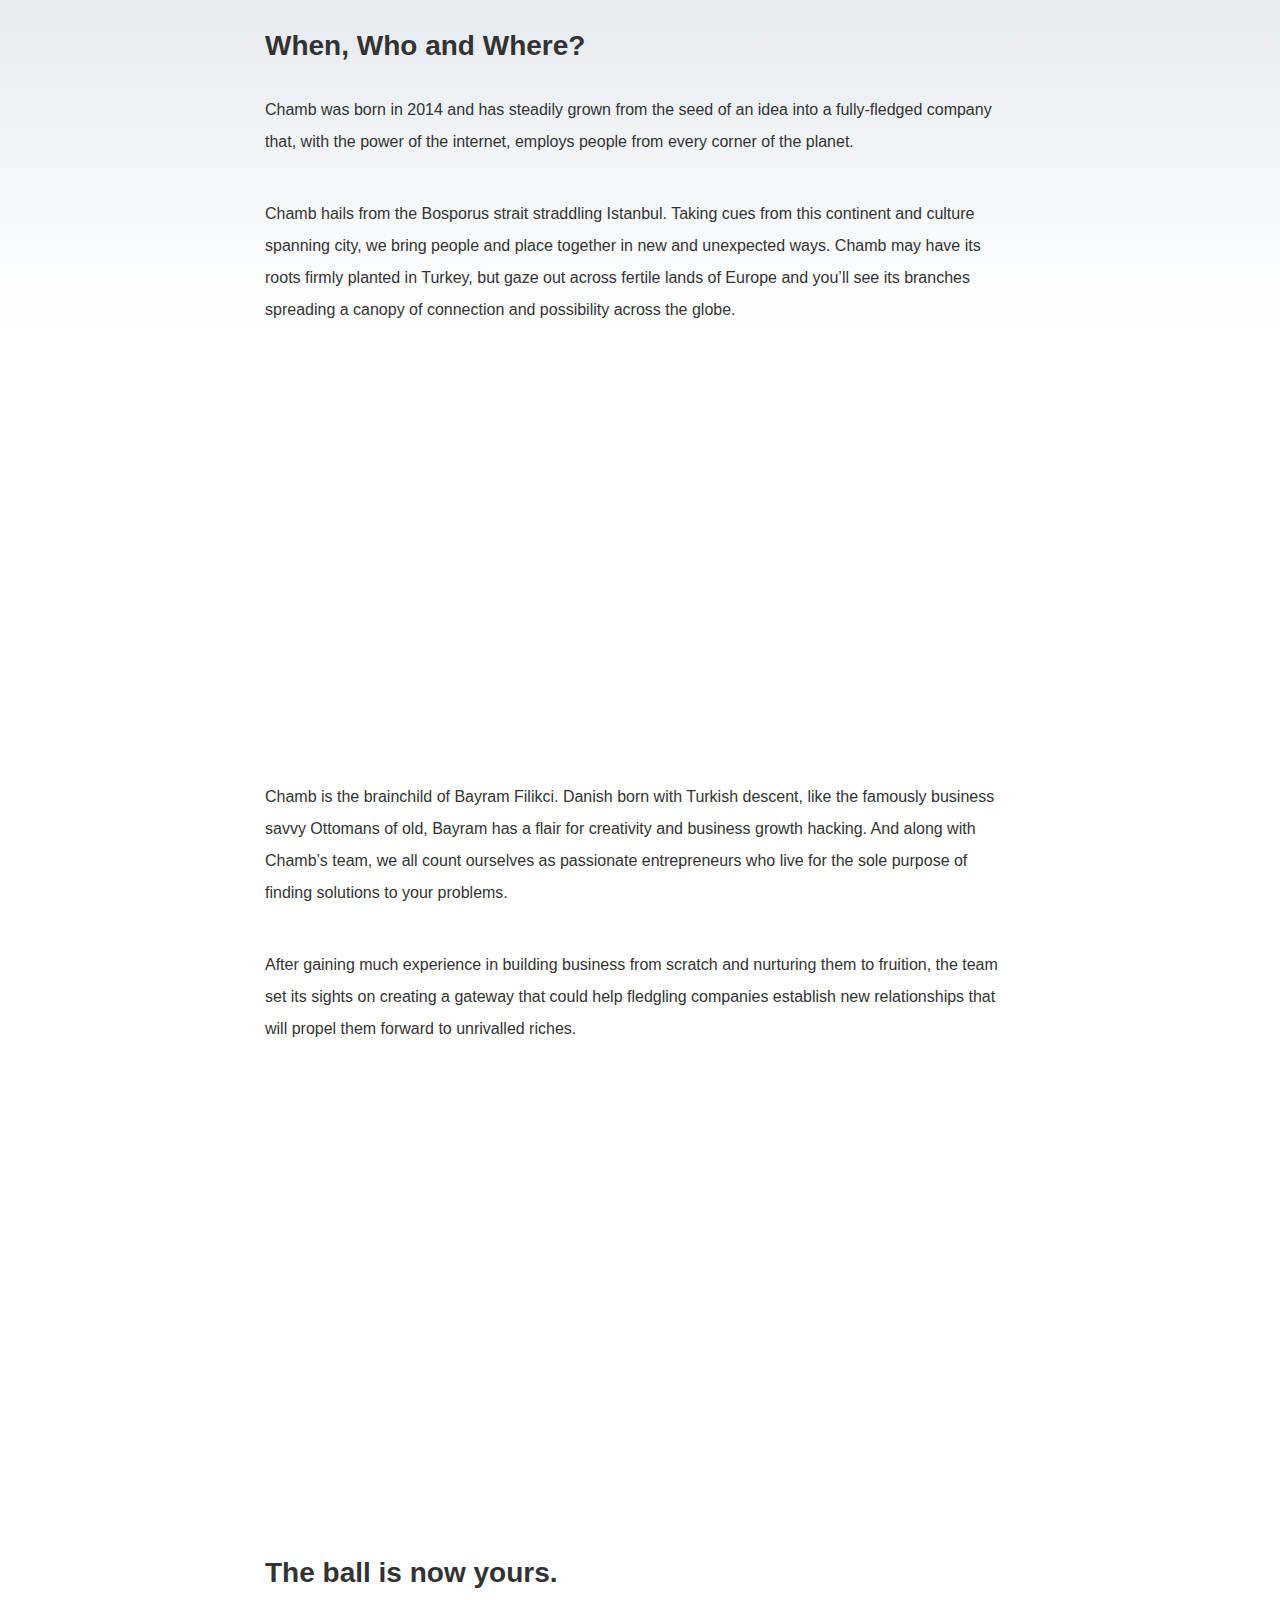
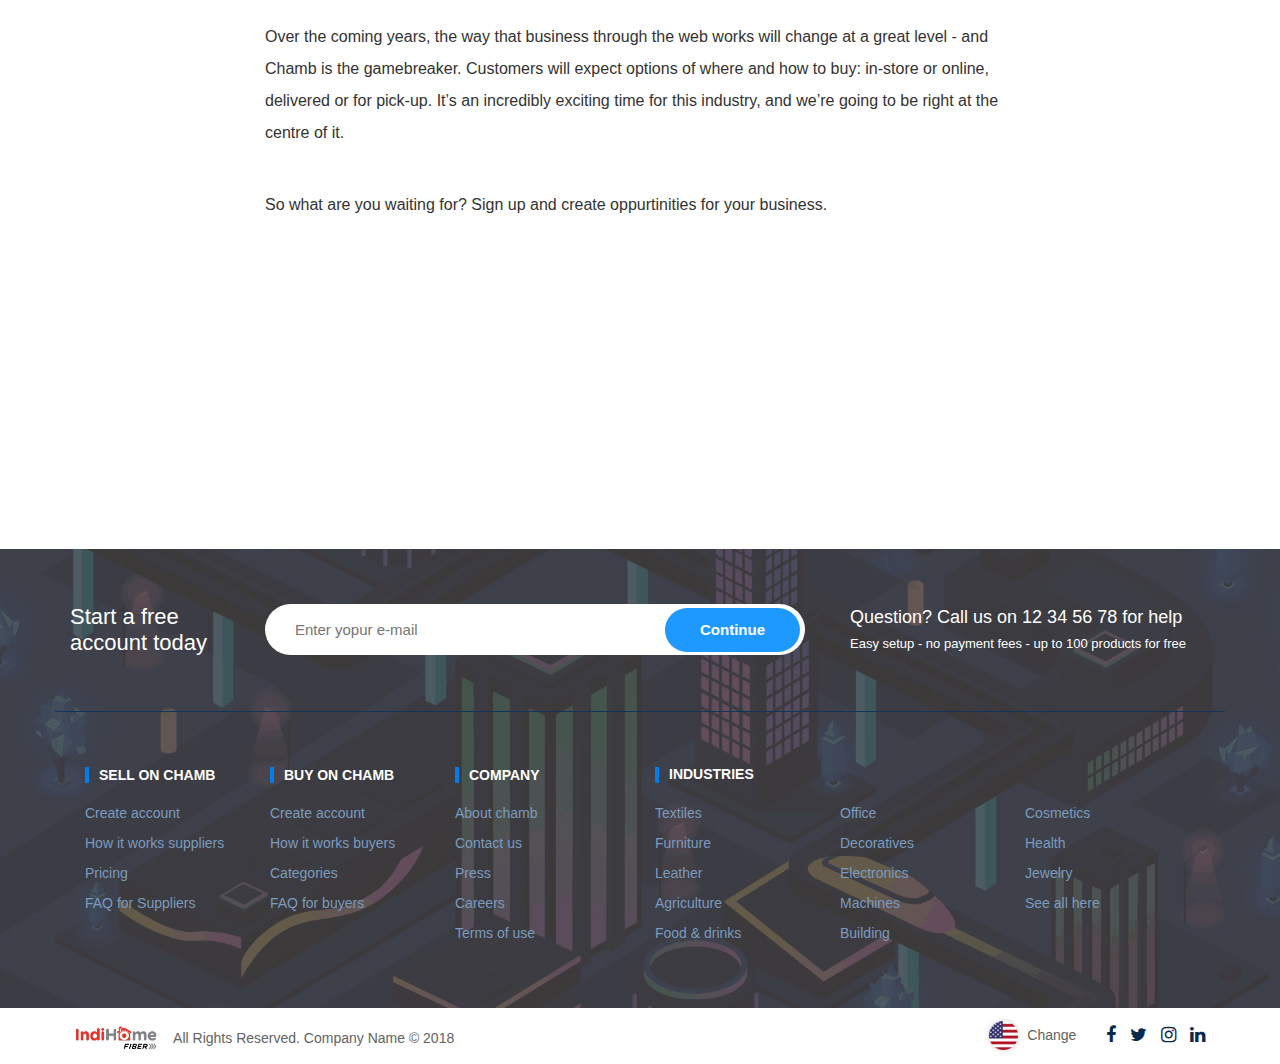
<file: about-us.html>
<!DOCTYPE html>
<html lang="en">
   <head>
      <meta charset="UTF-8">
      <title>Chamb - Responsive E-commerce HTML5 Template</title>
      <meta http-equiv="X-UA-Compatible" content="IE=edge">
      <!--enable mobile device-->
      <meta name="viewport" content="width=device-width, initial-scale=1">
      <!--fontawesome css-->
      <link rel="stylesheet" href="css/font-awesome.min.css">
      <!--bootstrap css-->
      <link rel="stylesheet" href="css/bootstrap.min.css">
      <!--animate css-->
      <link rel="stylesheet" href="css/animate-wow.css">
      <!--main css-->
      <link rel="stylesheet" href="css/style.css">
      <link rel="stylesheet" href="css/bootstrap-select.min.css">
      <link rel="stylesheet" href="css/slick.min.css">
      <!--responsive css-->
      <link rel="stylesheet" href="css/responsive.css">
   </head>
   <body>
      <header id="header" class="top-head">
         <!-- Static navbar -->
         <nav class="navbar navbar-default">
            <div class="container-fluid">
               <div class="row">
                  <div class="col-md-4 col-sm-12 left-rs">
                     <div class="navbar-header">
                        <button type="button" id="top-menu" class="navbar-toggle collapsed" data-toggle="collapse" data-target="#navbar" aria-expanded="false"> 
                        <span class="sr-only">Toggle navigation</span> 
                        <span class="icon-bar"></span> 
                        <span class="icon-bar"></span> 
                        <span class="icon-bar"></span> 
                        </button>
                        <a href="index.html" class="navbar-brand"><img src="images/logo.png" alt="" /></a>
                     </div>
                     <form class="navbar-form navbar-left web-sh">
                        <div class="form">
                           <input type="text" class="form-control" placeholder="Search for products or companies">
                        </div>
                     </form>
                  </div>
                  <div class="col-md-8 col-sm-12">
                     <div class="right-nav">
                        <div class="login-sr">
                           <div class="login-signup">
                              <ul>
                                 <li><a href="#">Login</a></li>
                                 <li><a class="custom-b" href="#">Sign up</a></li>
                              </ul>
                           </div>
                        </div>
                        <div class="help-r hidden-xs">
                           <div class="help-box">
                              <ul>
                                 <li> <a data-toggle="modal" data-target="#myModal" href="#"> <span>Change</span> <img src="images/flag.png" alt="" /> </a> </li>
                                 <li> <a href="#"><img class="h-i" src="images/help-icon.png" alt="" /> Help </a> </li>
                              </ul>
                           </div>
                        </div>
                        <div class="nav-b hidden-xs">
                           <div class="nav-box">
                              <ul>
                                 <li><a href="howitworks.html">How it works</a></li>
                                 <li><a href="about-us.html">Chamb for Business</a></li>
                              </ul>
                           </div>
                        </div>
                     </div>
                  </div>
               </div>
            </div>
            <!--/.container-fluid --> 
         </nav>
      </header>
      <!-- Modal -->
      <div class="modal fade lug" id="myModal" role="dialog">
         <div class="modal-dialog">
            <!-- Modal content-->
            <div class="modal-content">
               <div class="modal-header">
                  <button type="button" class="close" data-dismiss="modal">&times;</button>
                  <h4 class="modal-title">Change</h4>
               </div>
               <div class="modal-body">
                  <ul>
                     <li><a href="#"><img src="images/flag-up-1.png" alt="" /> United States</a></li>
                     <li><a href="#"><img src="images/flag-up-2.png" alt="" /> France </a></li>
                  </ul>
               </div>
            </div>
         </div>
      </div>
      <div id="sidebar" class="top-nav">
         <ul id="sidebar-nav" class="sidebar-nav">
            <li><a href="#">Help</a></li>
            <li><a href="#">How it works</a></li>
            <li><a href="#">Chamb for Business</a></li>
         </ul>
      </div>
      <div class="main-template-about">
         <div class="section-gradient">
            <div class="map"></div>
            <div class="container">
               <div class="row">
                  <div class="col-lg-8 col-lg-offset-2">
                     <div class="wow fadeIn" data-wow-delay="0.0s">
                        <h1>Expand business.
                           Inspiring you to success.
                        </h1>
                        <p class="lead">Here at Chamb, we want you to find new connections, grow profitable relationships, and make more money than you could ever dream of making. Sound like something you’d like to do? Then what are you reading this for?
                           <br>
                           <br>
                           Go sign up and get inspired!
                        </p>
                     </div>
                     <div class="about-icons row">
                        <div class="col-xs-4 wow fadeIn" data-wow-delay="0.0s"><img src="images/about-icon-1.png" alt=""/></div>
                        <div class="col-xs-4 wow fadeIn" data-wow-delay="0.2s"><img src="images/about-icon-2.png" alt=""/></div>
                        <div class="col-xs-4 wow fadeIn" data-wow-delay="0.4s"><img src="images/about-icon-3.png" alt=""/></div>
                     </div>
                  </div>
               </div>
            </div>
         </div>
         <div class="section do">
            <div class="blue-light"></div>
            <div class="container">
               <div class="row">
                  <div class="col-lg-8 col-lg-offset-2">
                     <div class="does-box">
                        <div class="panel-body">
                           <h2>What Does Chamb Do</h2>
                           <p>Lorem ipsum dolor sit amet, consectetur adipiscing elit, sed do eiusmod tempor incididunt ut labore et dolore magna aliqua. 
                              Ut enim ad minim veniam, quis nostrud exercitation ullamco laboris nisi ut aliquip ex ea commodo consequat.
                           </p>
                           <p>Sed ut perspiciatis unde omnis iste natus error sit voluptatem accusantium doloremque laudantium, totam rem aperiam, 
                              eaque ipsa quae ab illo inventore veritatis et quasi architecto beatae vitae dicta sunt explicabo. Nemo enim ipsam 
                              voluptatem quia dolore magnam aliquam quaerat voluptatem.
                           </p>
                           <p>Ut enim ad minima veniam, quis nostrum exercitationem ullam corporis suscipit laboriosam, nisi ut aliquid ex ea commodi 
                              consequatur? Quis autem vel eum iure reprehenderit qui in ea voluptate velit esse quam nihil molestiae consequatur, vel 
                              illum qui dolorem eum fugiat quo voluptas nulla pariatur?"
                           </p>
                           <p>We took it upon ourselves to change that. We developed a burning desire to create something to bridge the chasms between 
                              businesses across country and continent. So, with a goal in mind, a skilled team at hand, Chamb sprung forth: the website 
                              that helps discover and build profitable long-lasting networks amongst businesses around the world.
                           </p>
                        </div>
                        <img class="wow fadeIn" src="images/mac-about.png" alt="" />
                     </div>
                  </div>
               </div>
            </div>
         </div>
         <div class="seciton create">
            <div class="container">
               <div class="row">
                  <div class="col-lg-8 col-lg-offset-2">
                     <h2>Why Create Chamb</h2>
                     <p>Lorem ipsum dolor sit amet, consectetur adipiscing elit, sed do eiusmod tempor incididunt ut labore et dolore magna aliqua. 
                        Ut enim ad minim veniam, quis nostrud exercitation ullamco laboris nisi ut aliquip ex ea commodo consequat.
                     </p>
                     <p>Sed ut perspiciatis unde omnis iste natus error sit voluptatem accusantium doloremque laudantium, totam rem aperiam, 
                        eaque ipsa quae ab illo inventore veritatis et quasi architecto beatae vitae dicta sunt explicabo. Nemo enim ipsam 
                        voluptatem quia dolore magnam aliquam quaerat voluptatem.
                     </p>
                     <p>Ut enim ad minima veniam, quis nostrum exercitationem ullam corporis suscipit laboriosam, nisi ut aliquid ex ea commodi 
                        consequatur? Quis autem vel eum iure reprehenderit qui in ea voluptate velit esse quam nihil molestiae consequatur, vel 
                        illum qui dolorem eum fugiat quo voluptas nulla pariatur?"
                     </p>
                     <p>We took it upon ourselves to change that. We developed a burning desire to create something to bridge the chasms between 
                        businesses across country and continent. So, with a goal in mind, a skilled team at hand, Chamb sprung forth: the website 
                        that helps discover and build profitable long-lasting networks amongst businesses around the world.
                     </p>
                  </div>
               </div>
            </div>
         </div>
         <div class="section account-box">
            <div class="blue-dark"></div>
            <div class="light-blue-grad"></div>
            <div class="container">
               <div class="row">
                  <div class="col-lg-8 col-lg-offset-2">
                     <div class="blue-form">
                        <h2>Start a free account today</h2>
                        <form class="form-inline">
                           <input type="email" placeholder="Enter your e-mail" />
                           <button type="submit" class="btn btn-primary">Continue</button>
                        </form>
                        <p>Easy setup - no payment fees - up to 100 products for free</p>
                        <div class="blue-form_question"><strong>Questions?</strong> Call us on 12 34 56 78 for help.</div>
                     </div>
                  </div>
               </div>
            </div>
         </div>
         <div class="section-white">
            <div class="container">
               <div class="row">
                  <div class="col-lg-8 col-lg-offset-2">
                     <h2>When, Who and Where?</h2>
                     <p>Chamb was born in 2014 and has steadily grown from the seed of an idea into a fully-fledged company that, with the power of the internet, employs people from every corner of the planet.</p>
                     <p>Chamb hails from the Bosporus strait straddling Istanbul. Taking cues from this continent and culture spanning city, we bring people and place together in new and unexpected ways. Chamb may have its roots firmly planted in Turkey, but gaze out across fertile lands of Europe and you’ll see its branches spreading a canopy of connection and possibility across the globe.</p>
                  </div>
                  <div class="col-lg-8 col-lg-offset-2 wow fadeIn" style="margin-bottom:15px;" data-wow-delay="0.2s">
                     <img class="img-responsive" src="images/lag-60.png" alt="" />
                  </div>
                  <div class="col-lg-8 col-lg-offset-2">
                     <p>Chamb is the brainchild of Bayram Filikci. Danish born with Turkish descent, like the famously business savvy Ottomans of old, Bayram has a flair for creativity and business growth hacking. And along with Chamb’s team, we all count ourselves as passionate entrepreneurs who live for the sole purpose of finding solutions to your problems.</p>
                     <p>After gaining much experience in building business from scratch and nurturing them to fruition, the team set its sights on creating a gateway that could help fledgling companies establish new relationships that will propel them forward to unrivalled riches.</p>
                  </div>
                  <div class="col-lg-8 col-lg-offset-2 wow fadeIn" style="margin-bottom:15px;" data-wow-delay="0.2s">
                     <img src="images/lag-61.png" alt="" />
                  </div>
                  <div class="col-lg-8 col-lg-offset-2">
                     <h2>The ball is now yours.</h2>
                     <p>Over the coming years, the way that business through the web works will change at a great level - and Chamb is the gamebreaker. Customers will expect options of where and how to buy: in-store or online, delivered or for pick-up. It’s an incredibly exciting time for this industry, and we’re going to be right at the centre of it.</p>
                     <p>So what are you waiting for? Sign up and create oppurtinities for your business.</p>
                  </div>
                  <div class="col-lg-8 col-lg-offset-2">
                     <div class="row">
                        <div class="col-sm-6 wow fadeIn" data-wow-delay="0.2s">
                           <div class="rectange">
                              <h3 class="rectange_title">Career opportunities</h3>
                              <p class="rectange_text">We’re growing, and we’re looking for talented people who can make commerce better.</p>
                              <a href="" class="rectange_link">See open positions</a>
                           </div>
                        </div>
                        <div class="col-sm-6 wow fadeIn" data-wow-delay="0.4s">
                           <div class="rectange">
                              <h3 class="rectange_title">Contact us</h3>
                              <p class="rectange_text">Have questions or any requests for us? Contact our team and we will get back to you.</p>
                              <a href="" class="rectange_link">Contact Chamb</a>
                           </div>
                        </div>
                     </div>
                  </div>
               </div>
            </div>
         </div>
      </div>
      <footer>
         <div class="main-footer">
            <div class="container">
               <div class="row">
                  <div class="footer-top clearfix">
                     <div class="col-md-2 col-sm-6">
                        <h2>Start a free
                           account today
                        </h2>
                     </div>
                     <div class="col-md-6 col-sm-6">
                        <div class="form-box">
                           <input type="text" placeholder="Enter yopur e-mail" />
                           <button>Continue</button>
                        </div>
                     </div>
                     <div class="col-md-4 col-sm-12">
                        <div class="help-box-f">
                           <h4>Question? Call us on 12 34 56 78 for help</h4>
                           <p>Easy setup - no payment fees - up to 100 products for free</p>
                        </div>
                     </div>
                  </div>
                  <div class="footer-link-box clearfix">
                     <div class="col-md-6 col-sm-6">
                        <div class="left-f-box">
                           <div class="col-sm-4">
                              <h2>SELL ON chamb</h2>
                              <ul>
                                 <li><a href="#">Create account</a></li>
                                 <li><a href="howitworks.html">How it works suppliers</a></li>
                                 <li><a href="pricing.html">Pricing</a></li>
                                 <li><a href="#">FAQ for Suppliers</a></li>
                              </ul>
                           </div>
                           <div class="col-sm-4">
                              <h2>BUY ON chamb</h2>
                              <ul>
                                 <li><a href="#">Create account</a></li>
                                 <li><a href="#">How it works buyers</a></li>
                                 <li><a href="#">Categories</a></li>
                                 <li><a href="#">FAQ for buyers</a></li>
                              </ul>
                           </div>
                           <div class="col-sm-4">
                              <h2>COMPANY</h2>
                              <ul>
                                 <li><a href="about-us.html">About chamb</a></li>
                                 <li><a href="#">Contact us</a></li>
                                 <li><a href="#">Press</a></li>
                                 <li><a href="#">Careers</a></li>
                                 <li><a href="#">Terms of use</a></li>
                              </ul>
                           </div>
                        </div>
                     </div>
                     <div class="col-md-6 col-sm-6">
                        <div class="right-f-box">
                           <h2>INDUSTRIES</h2>
                           <ul class="col-sm-4">
                              <li><a href="#">Textiles</a></li>
                              <li><a href="#">Furniture</a></li>
                              <li><a href="#">Leather</a></li>
                              <li><a href="#">Agriculture</a></li>
                              <li><a href="#">Food & drinks</a></li>
                           </ul>
                           <ul class="col-sm-4">
                              <li><a href="#">Office</a></li>
                              <li><a href="#">Decoratives</a></li>
                              <li><a href="#">Electronics</a></li>
                              <li><a href="#">Machines</a></li>
                              <li><a href="#">Building</a></li>
                           </ul>
                           <ul class="col-sm-4">
                              <li><a href="#">Cosmetics</a></li>
                              <li><a href="#">Health</a></li>
                              <li><a href="#">Jewelry</a></li>
                              <li><a href="#">See all here</a></li>
                           </ul>
                        </div>
                     </div>
                  </div>
               </div>
            </div>
         </div>
         <div class="copyright">
            <div class="container">
               <div class="row">
                  <div class="col-md-8">
                     <p><img width="90" src="images/logo.png" alt="#" style="margin-top: -5px;" /> All Rights Reserved. Company Name © 2018</p>
                  </div>
                  <div class="col-md-4">
                     <ul class="list-inline socials">
                        <li>
                           <a href="">
                           <i class="fa fa-facebook" aria-hidden="true"></i>
                           </a>
                        </li>
                        <li>
                           <a href="">
                           <i class="fa fa-twitter" aria-hidden="true"></i>
                           </a>
                        </li>
                        <li>
                           <a href="">
                           <i class="fa fa-instagram" aria-hidden="true"></i>
                           </a>
                        </li>
                        <li>
                           <a href="#">
                           <i class="fa fa-linkedin" aria-hidden="true"></i>
                           </a>
                        </li>
                     </ul>
                     <ul class="right-flag">
                        <li><a href="#"><img src="images/flag.png" alt="" /> <span>Change</span></a></li>
                     </ul>
                  </div>
               </div>
            </div>
         </div>
      </footer>
      <!--main js--> 
      <script src="js/jquery-1.12.4.min.js"></script> 
      <!--bootstrap js--> 
      <script src="js/bootstrap.min.js"></script> 
      <script src="js/bootstrap-select.min.js"></script>
      <script src="js/slick.min.js"></script> 
      <script src="js/wow.min.js"></script>
      <!--custom js--> 
      <script src="js/custom.js"></script>
   </body>
</html>
</file>
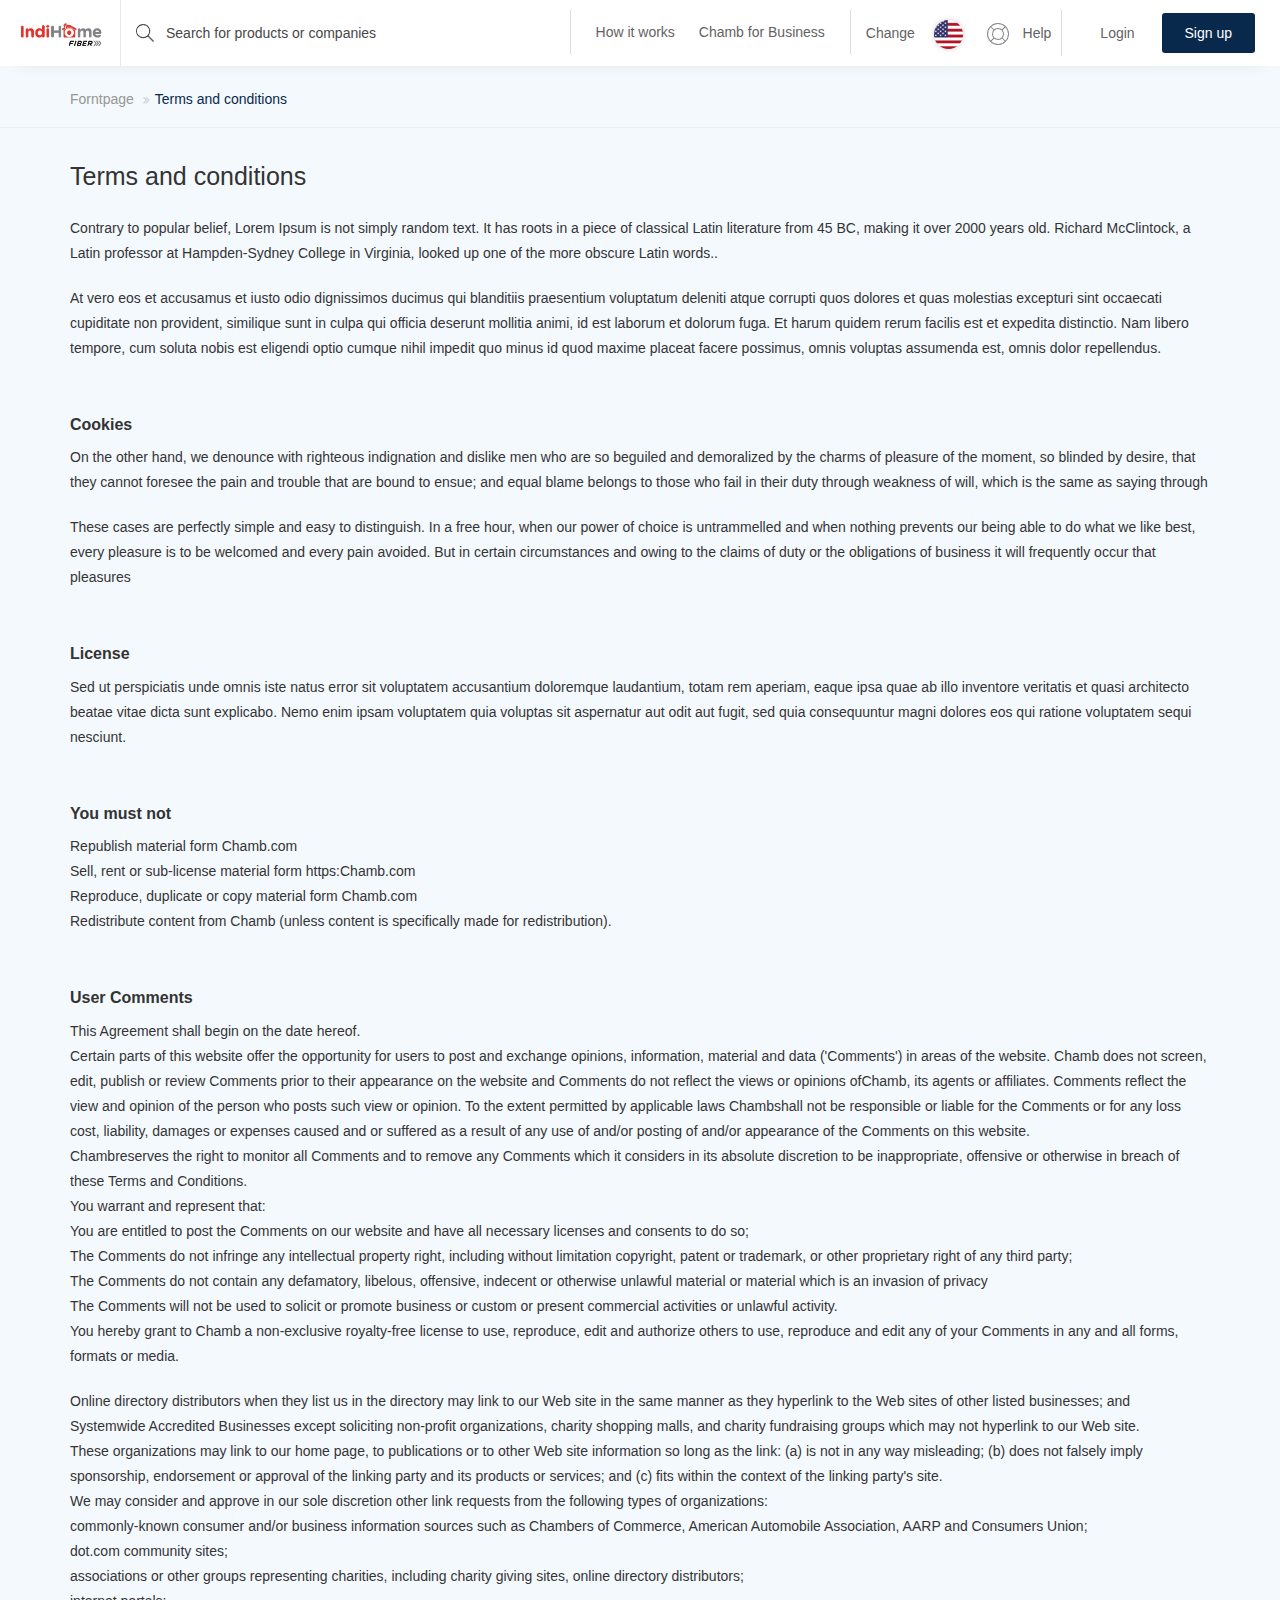
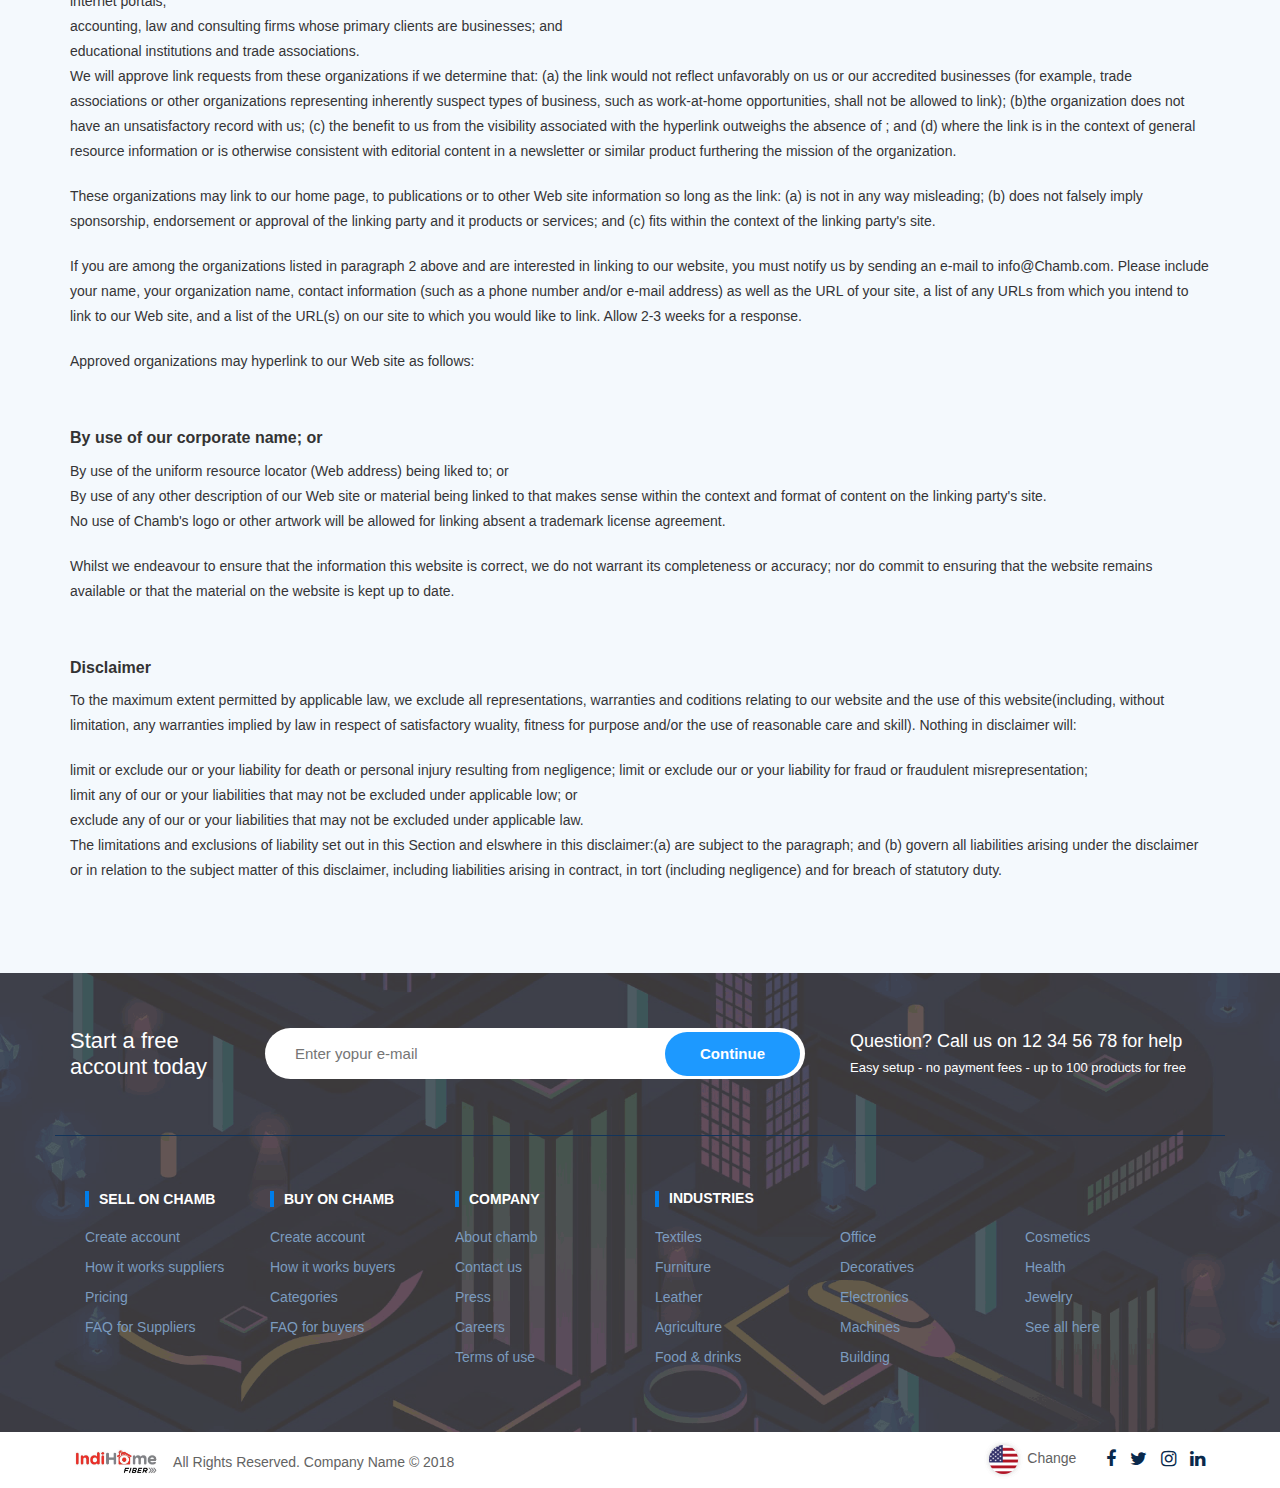
<file: cms.html>
<!DOCTYPE html>
<html lang="en">
   <head>
      <meta charset="UTF-8">
      <title>Chamb - Responsive E-commerce HTML5 Template</title>
      <meta http-equiv="X-UA-Compatible" content="IE=edge">
      <!--enable mobile device-->
      <meta name="viewport" content="width=device-width, initial-scale=1">
      <!--fontawesome css-->
      <link rel="stylesheet" href="css/font-awesome.min.css">
      <!--bootstrap css-->
      <link rel="stylesheet" href="css/bootstrap.min.css">
      <!--animate css-->
      <link rel="stylesheet" href="css/animate-wow.css">
      <!--main css-->
      <link rel="stylesheet" href="css/style.css">
      <link rel="stylesheet" href="css/bootstrap-select.min.css">
      <link rel="stylesheet" href="css/slick.min.css">
      <!--responsive css-->
      <link rel="stylesheet" href="css/responsive.css">
   </head>
   <body>
      <header id="header" class="top-head">
         <!-- Static navbar -->
         <nav class="navbar navbar-default">
            <div class="container-fluid">
               <div class="row">
                  <div class="col-md-4 col-sm-12 left-rs">
                     <div class="navbar-header">
                        <button type="button" id="top-menu" class="navbar-toggle collapsed" data-toggle="collapse" data-target="#navbar" aria-expanded="false"> 
                        <span class="sr-only">Toggle navigation</span> 
                        <span class="icon-bar"></span> 
                        <span class="icon-bar"></span> 
                        <span class="icon-bar"></span> 
                        </button>
                        <a href="index.html" class="navbar-brand"><img src="images/logo.png" alt="" /></a>
                     </div>
                     <form class="navbar-form navbar-left web-sh">
                        <div class="form">
                           <input type="text" class="form-control" placeholder="Search for products or companies">
                        </div>
                     </form>
                  </div>
                  <div class="col-md-8 col-sm-12">
                     <div class="right-nav">
                        <div class="login-sr">
                           <div class="login-signup">
                              <ul>
                                 <li><a href="#">Login</a></li>
                                 <li><a class="custom-b" href="#">Sign up</a></li>
                              </ul>
                           </div>
                        </div>
                        <div class="help-r hidden-xs">
                           <div class="help-box">
                              <ul>
                                 <li> <a data-toggle="modal" data-target="#myModal" href="#"> <span>Change</span> <img src="images/flag.png" alt="" /> </a> </li>
                                 <li> <a href="#"><img class="h-i" src="images/help-icon.png" alt="" /> Help </a> </li>
                              </ul>
                           </div>
                        </div>
                        <div class="nav-b hidden-xs">
                           <div class="nav-box">
                              <ul>
                                 <li><a href="howitworks.html">How it works</a></li>
                                 <li><a href="about-us.html">Chamb for Business</a></li>
                              </ul>
                           </div>
                        </div>
                     </div>
                  </div>
               </div>
            </div>
            <!--/.container-fluid --> 
         </nav>
      </header>
      <!-- Modal -->
      <div class="modal fade lug" id="myModal" role="dialog">
         <div class="modal-dialog">
            <!-- Modal content-->
            <div class="modal-content">
               <div class="modal-header">
                  <button type="button" class="close" data-dismiss="modal">&times;</button>
                  <h4 class="modal-title">Change</h4>
               </div>
               <div class="modal-body">
                  <ul>
                     <li><a href="#"><img src="images/flag-up-1.png" alt="" /> United States</a></li>
                     <li><a href="#"><img src="images/flag-up-2.png" alt="" /> France </a></li>
                  </ul>
               </div>
            </div>
         </div>
      </div>
      <div id="sidebar" class="top-nav">
         <ul id="sidebar-nav" class="sidebar-nav">
            <li><a href="#">Help</a></li>
            <li><a href="#">How it works</a></li>
            <li><a href="#">Chamb for Business</a></li>
         </ul>
      </div>
      <div class="terms-conditions">
         <div class="terms-title">
            <div class="container">
               <div class="row">
                  <ol class="breadcrumb">
                     <li><a href="#">Forntpage </a></li>
                     <li class="active">Terms and conditions</li>
                  </ol>
               </div>
            </div>
         </div>
         <div class="container">
            <div class="row">
               <div class="col-md-12">
                  <div class="terms-box">
                     <h2>Terms and conditions</h2>
                     <p>Contrary to popular belief, Lorem Ipsum is not simply random text. It has roots in a piece of classical Latin literature from 45 BC, 
                        making it over 2000 years old. Richard McClintock, a Latin professor at Hampden-Sydney College in Virginia, looked up one of the more obscure Latin words..
                     </p>
                     <p>At vero eos et accusamus et iusto odio dignissimos ducimus qui blanditiis praesentium voluptatum deleniti atque corrupti quos dolores et quas molestias 
                        excepturi sint occaecati cupiditate non provident, similique sunt in culpa qui officia deserunt mollitia animi, id est laborum et dolorum fuga. Et harum
                        quidem rerum facilis est et expedita distinctio. Nam libero tempore, cum soluta nobis est eligendi optio cumque nihil impedit quo minus id quod maxime 
                        placeat facere possimus, omnis voluptas assumenda est, omnis dolor repellendus.
                     </p>
                  </div>
               </div>
               <div class="col-md-12">
                  <div class="terms-box">
                     <h3>Cookies</h3>
                     <p>On the other hand, we denounce with righteous indignation and dislike men who are so beguiled and demoralized by the charms of pleasure of the moment, 
                        so blinded by desire, that they cannot foresee the pain and trouble that are bound to ensue; and equal blame belongs to those who fail in their duty 
                        through weakness of will, which is the same as saying through
                     </p>
                     <p>These cases are perfectly simple and easy to distinguish. In a free hour, when our power of choice is untrammelled and when nothing prevents our being 
                        able to do what we like best, every pleasure is to be welcomed and every pain avoided. But in certain circumstances and owing to the claims of duty or 
                        the obligations of business it will frequently occur that pleasures
                     </p>
                  </div>
               </div>
               <div class="col-md-12">
                  <div class="terms-box">
                     <h3>License</h3>
                     <p>Sed ut perspiciatis unde omnis iste natus error sit voluptatem accusantium doloremque laudantium, totam rem aperiam, eaque ipsa quae ab illo inventore 
                        veritatis et quasi architecto beatae vitae dicta sunt explicabo. Nemo enim ipsam voluptatem quia voluptas sit aspernatur aut odit aut fugit, sed quia 
                        consequuntur magni dolores eos qui ratione voluptatem sequi nesciunt.
                     </p>
                  </div>
               </div>
               <div class="col-md-12">
                  <div class="terms-box">
                     <h3>You must not</h3>
                     <p>Republish material form Chamb.com<br>
                        Sell, rent or sub-license material form https:Chamb.com<br>
                        Reproduce, duplicate or copy material form Chamb.com<br>
                        Redistribute content from Chamb (unless content is specifically made for redistribution).
                     </p>
                  </div>
               </div>
               <div class="col-md-12">
                  <div class="terms-box">
                     <h3>User Comments</h3>
                     <p>This Agreement shall begin on the date hereof. <br>
                        Certain parts of this website offer the opportunity for users to post and exchange opinions, information, material and data ('Comments') in areas of the website. Chamb does not screen, edit, publish or review Comments prior to their appearance on the website and Comments do not reflect the views or opinions ofChamb, its agents or affiliates. Comments reflect the view and opinion of the person who posts such view or opinion. To the extent permitted by applicable laws Chambshall not be responsible or liable for the Comments or for any loss cost, liability, damages or expenses caused and or suffered as a result of any use of and/or posting of and/or appearance of the Comments on this website.<br>
                        Chambreserves the right to monitor all Comments and to remove any Comments which it considers in its absolute discretion to be inappropriate, offensive or otherwise in breach of these Terms and Conditions.<br>
                        You warrant and represent that: <br>
                        You are entitled to post the Comments on our website and have all necessary licenses and consents to do so; <br>
                        The Comments do not infringe any intellectual property right, including without limitation copyright, patent or trademark, or other proprietary right of any third party; <br>
                        The Comments do not contain any defamatory, libelous, offensive, indecent or otherwise unlawful material or material which is an invasion of privacy<br>
                        The Comments will not be used to solicit or promote business or custom or present commercial activities or unlawful activity. <br>
                        You hereby grant to Chamb a non-exclusive royalty-free license to use, reproduce, edit and authorize others to use, reproduce and edit any of your Comments in any and all forms, formats or media.
                     </p>
                     <p>Online directory distributors when they list us in the directory may link to our Web site in the same manner as they hyperlink to the Web sites of other listed businesses;
                        and <br>Systemwide Accredited Businesses except soliciting non-profit organizations, charity shopping malls, and charity fundraising groups which may not hyperlink to our Web site. <br> These organizations may link to our home page, to publications or to other Web site information so long as the link: (a) is not in any way misleading;
                        (b) does not falsely imply sponsorship, endorsement or approval of the linking party and its products or services; and (c) fits within the context of the linking party's site.<br> We may consider and approve in our sole discretion other link requests from the following types of organizations:<br> commonly-known consumer and/or business information sources such as Chambers of Commerce, American Automobile Association, AARP and Consumers Union;<br>
                        dot.com community sites;<br>
                        associations or other groups representing charities, including charity giving sites, online directory distributors;<br>
                        internet portals;<br>
                        accounting, law and consulting firms whose primary clients are businesses; and<br>
                        educational institutions and trade associations.<br> We will approve link requests from these organizations if we determine that: (a) the link would not reflect unfavorably on us or our accredited businesses (for example, trade associations or other organizations representing inherently suspect types of business, such as work-at-home opportunities, shall not be allowed to link); (b)the organization does not have an unsatisfactory record with us; (c) the benefit to us from the visibility associated with the hyperlink outweighs the absence of ; and (d) where the link is in the context of general resource information or is otherwise consistent with editorial content in a newsletter or similar product furthering the mission of the organization.
                     </p>
                     <p>These organizations may link to our home page, to publications or to other Web site information so long as the link: (a) is not in any way misleading; (b) does not falsely imply sponsorship, endorsement or approval of the linking party and it products or services; and (c) fits within the context of the linking party's site.</p>
                     <p>If you are among the organizations listed in paragraph 2 above and are interested in linking to our website, you must notify us by sending an e-mail to info@Chamb.com. Please include your name, your organization name, contact information (such as a phone number and/or e-mail address) as well as the URL of your site, a list of any URLs from which you intend to link to our Web site, and a list of the URL(s) on our site to which you would like to link. Allow 2-3 weeks for a response.</p>
                     <p>Approved organizations may hyperlink to our Web site as follows:</p>
                  </div>
               </div>
               <div class="col-md-12">
                  <div class="terms-box">
                     <h3>By use of our corporate name; or</h3>
                     <p>By use of the uniform resource locator (Web address) being liked to; or<br>
                        By use of any other description of our Web site or material being linked to that makes sense within the context and format of content on the linking party's site.<br>
                        No use of Chamb's logo or other artwork will be allowed for linking absent a trademark license agreement.
                     </p>
                     <p>Whilst we endeavour to ensure that the information this website is correct, we do not warrant its completeness or accuracy; nor do commit to ensuring that the website remains available or 
                        that the material on the website is kept up to date.
                     </p>
                  </div>
               </div>
               <div class="col-md-12">
                  <div class="terms-box">
                     <h3>Disclaimer</h3>
                     <p>To the maximum extent permitted by applicable law, we exclude all representations, warranties and coditions relating to our website and the use of this website(including, without limitation, any
                        warranties implied by law in respect of satisfactory wuality, fitness for purpose and/or the use of reasonable care and skill). Nothing in disclaimer will:
                     </p>
                     <p>limit or exclude our or your liability for death or personal injury resulting from negligence;
                        limit or exclude our or your liability for fraud or fraudulent misrepresentation;<br>
                        limit any  of our or your liabilities that may not be excluded under applicable low; or<br>
                        exclude any of our or your liabilities that may not be excluded under applicable law.<br>
                        The limitations and exclusions of liability set out in this Section and elswhere in this disclaimer:(a) are subject to the paragraph; and (b) govern all liabilities arising under the disclaimer<br>
                        or in relation to the subject matter of this disclaimer, including liabilities arising in contract, in tort (including negligence) and for breach of statutory duty.
                     </p>
                  </div>
               </div>
            </div>
         </div>
      </div>
      <footer>
         <div class="main-footer">
            <div class="container">
               <div class="row">
                  <div class="footer-top clearfix">
                     <div class="col-md-2 col-sm-6">
                        <h2>Start a free
                           account today
                        </h2>
                     </div>
                     <div class="col-md-6 col-sm-6">
                        <div class="form-box">
                           <input type="text" placeholder="Enter yopur e-mail" />
                           <button>Continue</button>
                        </div>
                     </div>
                     <div class="col-md-4 col-sm-12">
                        <div class="help-box-f">
                           <h4>Question? Call us on 12 34 56 78 for help</h4>
                           <p>Easy setup - no payment fees - up to 100 products for free</p>
                        </div>
                     </div>
                  </div>
                  <div class="footer-link-box clearfix">
                     <div class="col-md-6 col-sm-6">
                        <div class="left-f-box">
                           <div class="col-sm-4">
                              <h2>SELL ON chamb</h2>
                              <ul>
                                 <li><a href="#">Create account</a></li>
                                 <li><a href="howitworks.html">How it works suppliers</a></li>
                                 <li><a href="pricing.html">Pricing</a></li>
                                 <li><a href="#">FAQ for Suppliers</a></li>
                              </ul>
                           </div>
                           <div class="col-sm-4">
                              <h2>BUY ON chamb</h2>
                              <ul>
                                 <li><a href="#">Create account</a></li>
                                 <li><a href="#">How it works buyers</a></li>
                                 <li><a href="#">Categories</a></li>
                                 <li><a href="#">FAQ for buyers</a></li>
                              </ul>
                           </div>
                           <div class="col-sm-4">
                              <h2>COMPANY</h2>
                              <ul>
                                 <li><a href="about-us.html">About chamb</a></li>
                                 <li><a href="#">Contact us</a></li>
                                 <li><a href="#">Press</a></li>
                                 <li><a href="#">Careers</a></li>
                                 <li><a href="#">Terms of use</a></li>
                              </ul>
                           </div>
                        </div>
                     </div>
                     <div class="col-md-6 col-sm-6">
                        <div class="right-f-box">
                           <h2>INDUSTRIES</h2>
                           <ul class="col-sm-4">
                              <li><a href="#">Textiles</a></li>
                              <li><a href="#">Furniture</a></li>
                              <li><a href="#">Leather</a></li>
                              <li><a href="#">Agriculture</a></li>
                              <li><a href="#">Food & drinks</a></li>
                           </ul>
                           <ul class="col-sm-4">
                              <li><a href="#">Office</a></li>
                              <li><a href="#">Decoratives</a></li>
                              <li><a href="#">Electronics</a></li>
                              <li><a href="#">Machines</a></li>
                              <li><a href="#">Building</a></li>
                           </ul>
                           <ul class="col-sm-4">
                              <li><a href="#">Cosmetics</a></li>
                              <li><a href="#">Health</a></li>
                              <li><a href="#">Jewelry</a></li>
                              <li><a href="#">See all here</a></li>
                           </ul>
                        </div>
                     </div>
                  </div>
               </div>
            </div>
         </div>
         <div class="copyright">
            <div class="container">
               <div class="row">
                  <div class="col-md-8">
                     <p><img width="90" src="images/logo.png" alt="#" style="margin-top: -5px;" /> All Rights Reserved. Company Name © 2018</p>
                  </div>
                  <div class="col-md-4">
                     <ul class="list-inline socials">
                        <li>
                           <a href="">
                           <i class="fa fa-facebook" aria-hidden="true"></i>
                           </a>
                        </li>
                        <li>
                           <a href="">
                           <i class="fa fa-twitter" aria-hidden="true"></i>
                           </a>
                        </li>
                        <li>
                           <a href="">
                           <i class="fa fa-instagram" aria-hidden="true"></i>
                           </a>
                        </li>
                        <li>
                           <a href="#">
                           <i class="fa fa-linkedin" aria-hidden="true"></i>
                           </a>
                        </li>
                     </ul>
                     <ul class="right-flag">
                        <li><a href="#"><img src="images/flag.png" alt="" /> <span>Change</span></a></li>
                     </ul>
                  </div>
               </div>
            </div>
         </div>
      </footer>
      <!--main js--> 
      <script src="js/jquery-1.12.4.min.js"></script> 
      <!--bootstrap js--> 
      <script src="js/bootstrap.min.js"></script> 
      <script src="js/bootstrap-select.min.js"></script>
      <script src="js/slick.min.js"></script> 
      <script src="js/wow.min.js"></script>
      <!--custom js--> 
      <script src="js/custom.js"></script>
   </body>
</html>
</file>
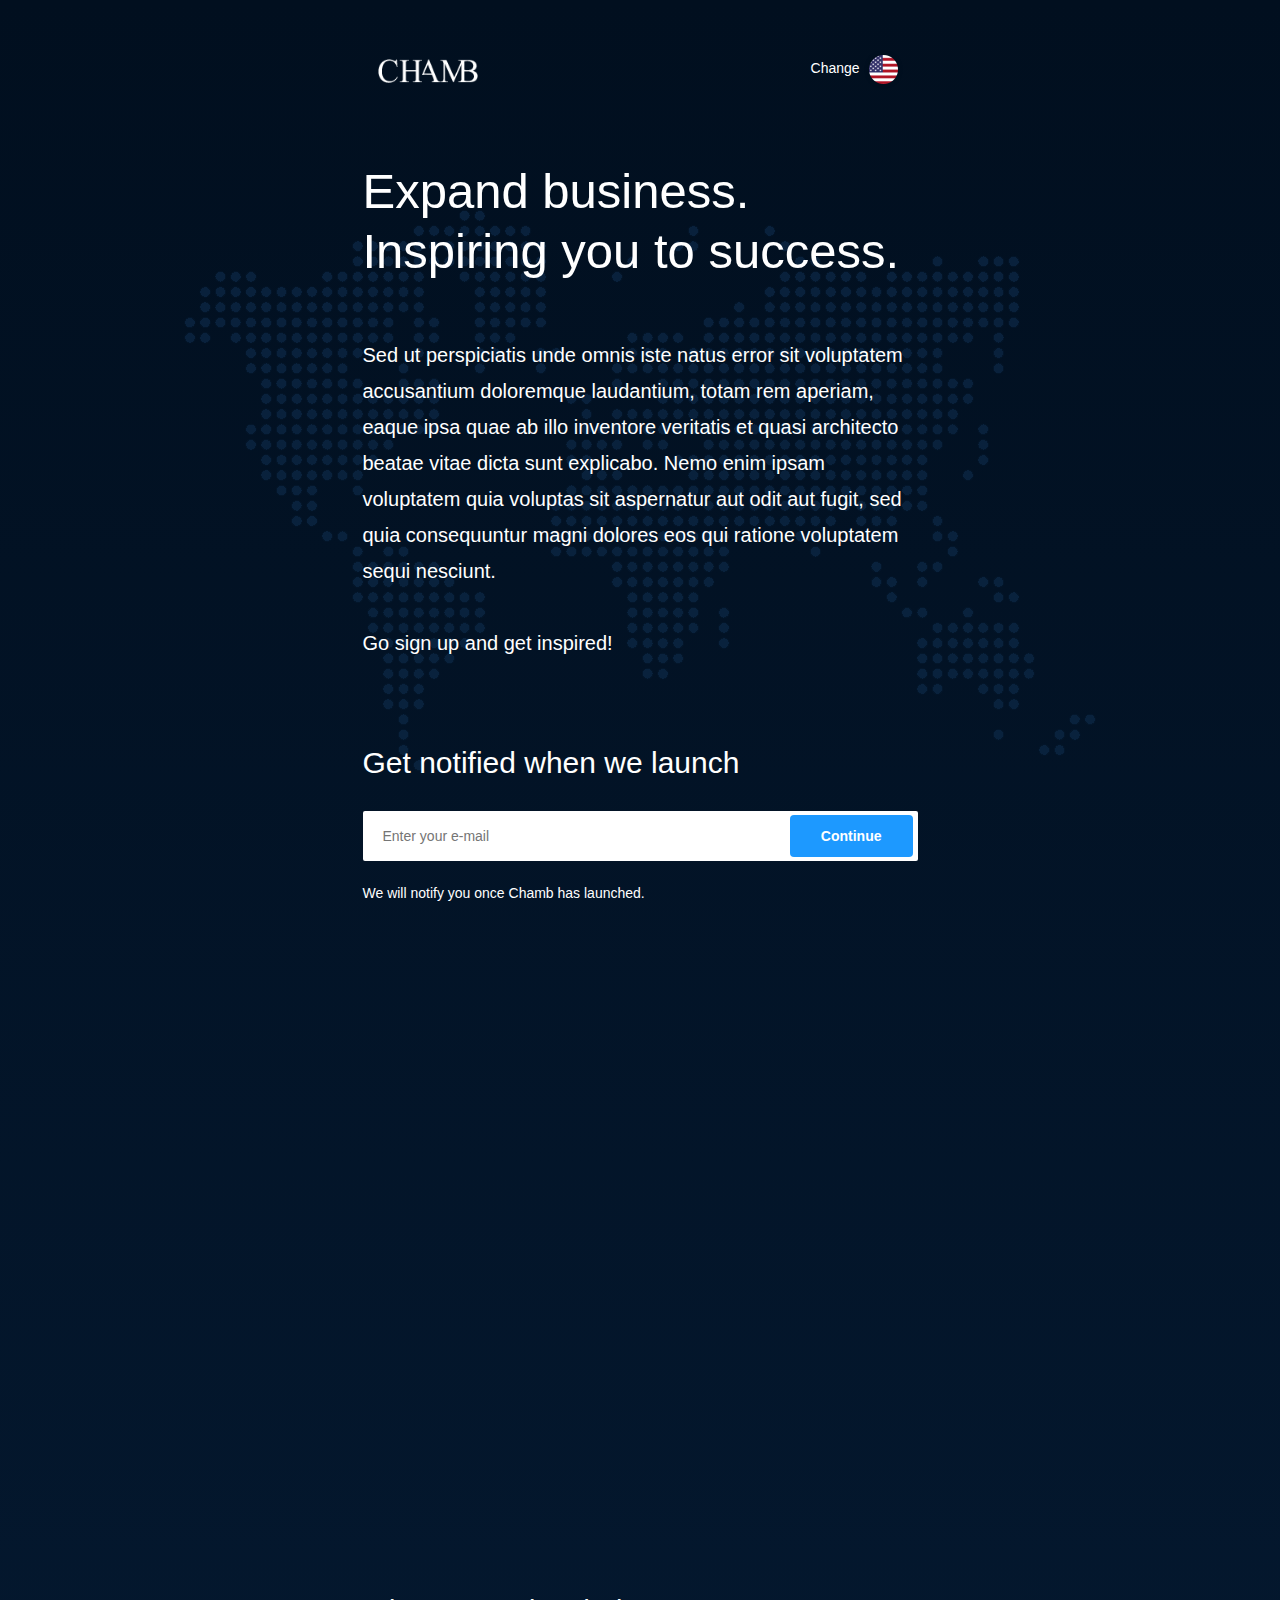
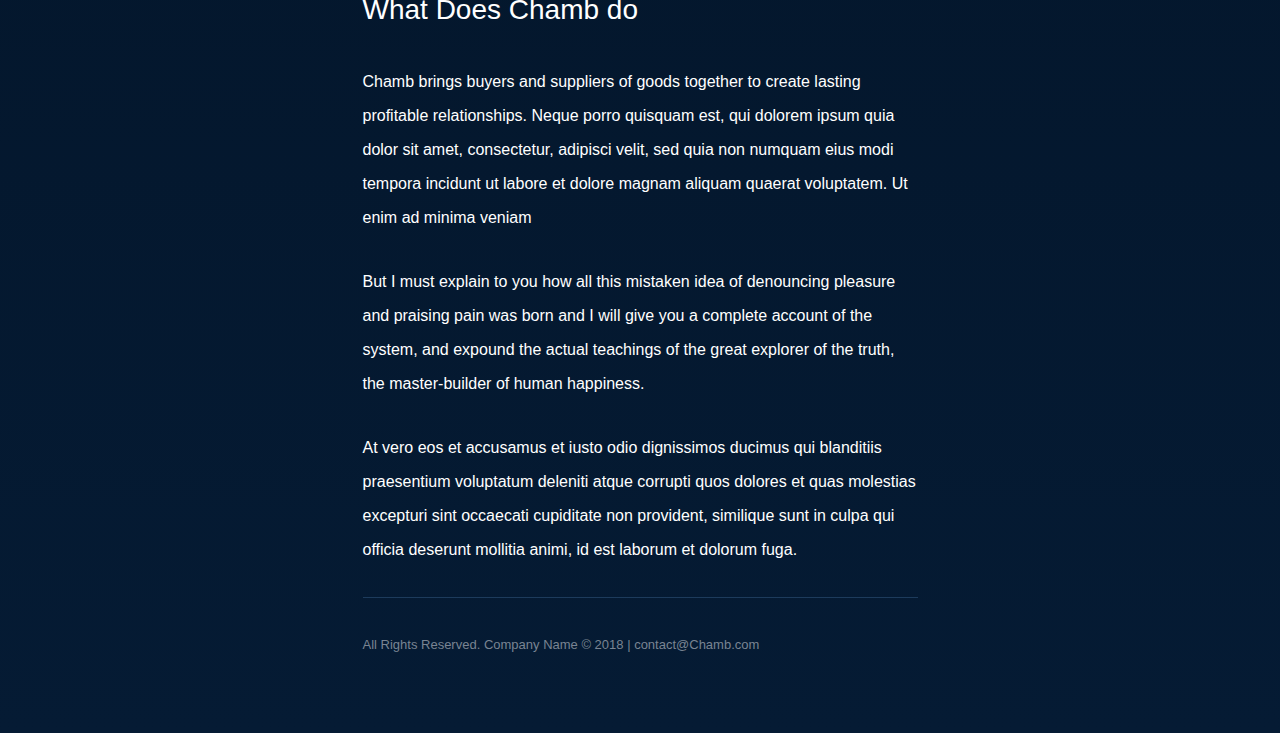
<file: cooming-soon.html>
<!DOCTYPE html>
<html lang="en">
   <head>
      <meta charset="UTF-8">
      <title>Chamb - Responsive E-commerce HTML5 Template</title>
      <meta http-equiv="X-UA-Compatible" content="IE=edge">
      <!--enable mobile device-->
      <meta name="viewport" content="width=device-width, initial-scale=1">
      <!--fontawesome css-->
      <link rel="stylesheet" href="css/font-awesome.min.css">
      <!--bootstrap css-->
      <link rel="stylesheet" href="css/bootstrap.min.css">
      <!--animate css-->
      <link rel="stylesheet" href="css/animate-wow.css">
      <!--main css-->
      <link rel="stylesheet" href="css/style.css">
      <link rel="stylesheet" href="css/bootstrap-select.min.css">
      <link rel="stylesheet" href="css/slick.min.css">
      <!--responsive css-->
      <link rel="stylesheet" href="css/responsive.css">
   </head>
   <body>
      <div class="cooming-soon-box">
         <div class="soon-gradient">
            <div class="map"></div>
            <div class="container">
               <div class="row">
                  <div class="col-lg-6 col-lg-offset-3">
                     <div class="top-soon clearfix">
                        <div class="col-md-6 col-sm-6 col-xs-6">
                           <div class="cooming-logo">
                              <a href="#"><img width="100px" src="images/logo_w.png" alt="" /></a>
                           </div>
                        </div>
                        <div class="col-md-6 col-sm-6 col-xs-6">
                           <ul class="right-flag">
                              <li><a data-toggle="modal" data-target="#myModal" href="#"><span>Change</span> <img src="images/flag.png" alt="" /></a></li>
                           </ul>
                        </div>
                     </div>
                     <div class="expand">
                        <h2>Expand business. Inspiring you to success.</h2>
                        <p class="lead">Sed ut perspiciatis unde omnis iste natus error sit voluptatem accusantium doloremque laudantium, totam rem aperiam, 
                           eaque ipsa quae ab illo inventore veritatis et quasi architecto beatae vitae dicta sunt explicabo. Nemo enim ipsam voluptatem quia voluptas 
                           sit aspernatur aut odit aut fugit, sed quia consequuntur magni dolores eos qui ratione voluptatem sequi nesciunt.<br><br>Go sign up and get inspired!
                        </p>
                     </div>
                     <div class="get-box">
                        <h4>Get notified when we launch</h4>
                        <form class="get-form">
                           <input type="email" placeholder="Enter your e-mail" />
                           <button class="btn btn-primary">Continue</button>
                        </form>
                        <p>We will notify you once Chamb has launched.</p>
                     </div>
                  </div>
                  <div class="col-md-12">
                     <div class="cooming-pc-box wow fadeIn">
                        <img src="images/cooming-pc.png" alt="" />
                     </div>
                  </div>
                  <div class="col-lg-6 col-lg-offset-3">
                     <div class="soon-does-box">
                        <h2>What Does Chamb do</h2>
                        <p>Chamb brings buyers and suppliers of goods together to create lasting profitable relationships. Neque porro quisquam est, qui 
                           dolorem ipsum quia dolor sit amet, consectetur, adipisci velit, sed quia non numquam eius modi tempora incidunt ut labore et dolore 
                           magnam aliquam quaerat voluptatem. Ut enim ad minima veniam
                        </p>
                        <p>But I must explain to you how all this mistaken idea of denouncing pleasure and praising pain was born and I will give you a complete 
                           account of the system, and expound the actual teachings of the great explorer of the truth, the master-builder of human happiness.
                        </p>
                        <p>At vero eos et accusamus et iusto odio dignissimos ducimus qui blanditiis praesentium voluptatum deleniti atque corrupti quos dolores
                           et quas molestias excepturi sint occaecati cupiditate non provident, similique sunt in culpa qui officia deserunt mollitia animi, id 
                           est laborum et dolorum fuga.
                        </p>
                     </div>
                     <div class="bot-box">
                        <p>All Rights Reserved. Company Name © 2018 | contact@Chamb.com</p>

                     </div>
                  </div>
               </div>
            </div>
         </div>
      </div>
      <!-- Modal -->
      <div class="modal fade lug" id="myModal" role="dialog">
         <div class="modal-dialog">
            <!-- Modal content-->
            <div class="modal-content">
               <div class="modal-header">
                  <button type="button" class="close" data-dismiss="modal">&times;</button>
                  <h4 class="modal-title">Change</h4>
               </div>
               <div class="modal-body">
                  <ul>
                     <li><a href="#"><img src="images/flag-up-1.png" alt="" /> United States</a></li>
                     <li><a href="#"><img src="images/flag-up-2.png" alt="" /> France </a></li>
                  </ul>
               </div>
            </div>
         </div>
      </div>
      <!--main js--> 
      <script src="js/jquery-1.12.4.min.js"></script> 
      <!--bootstrap js--> 
      <script src="js/bootstrap.min.js"></script> 
      <script src="js/bootstrap-select.min.js"></script>
      <script src="js/slick.min.js"></script>
      <script src="js/wow.min.js"></script> 
      <!--custom js--> 
      <script src="js/custom.js"></script>
   </body>
</html>
</file>
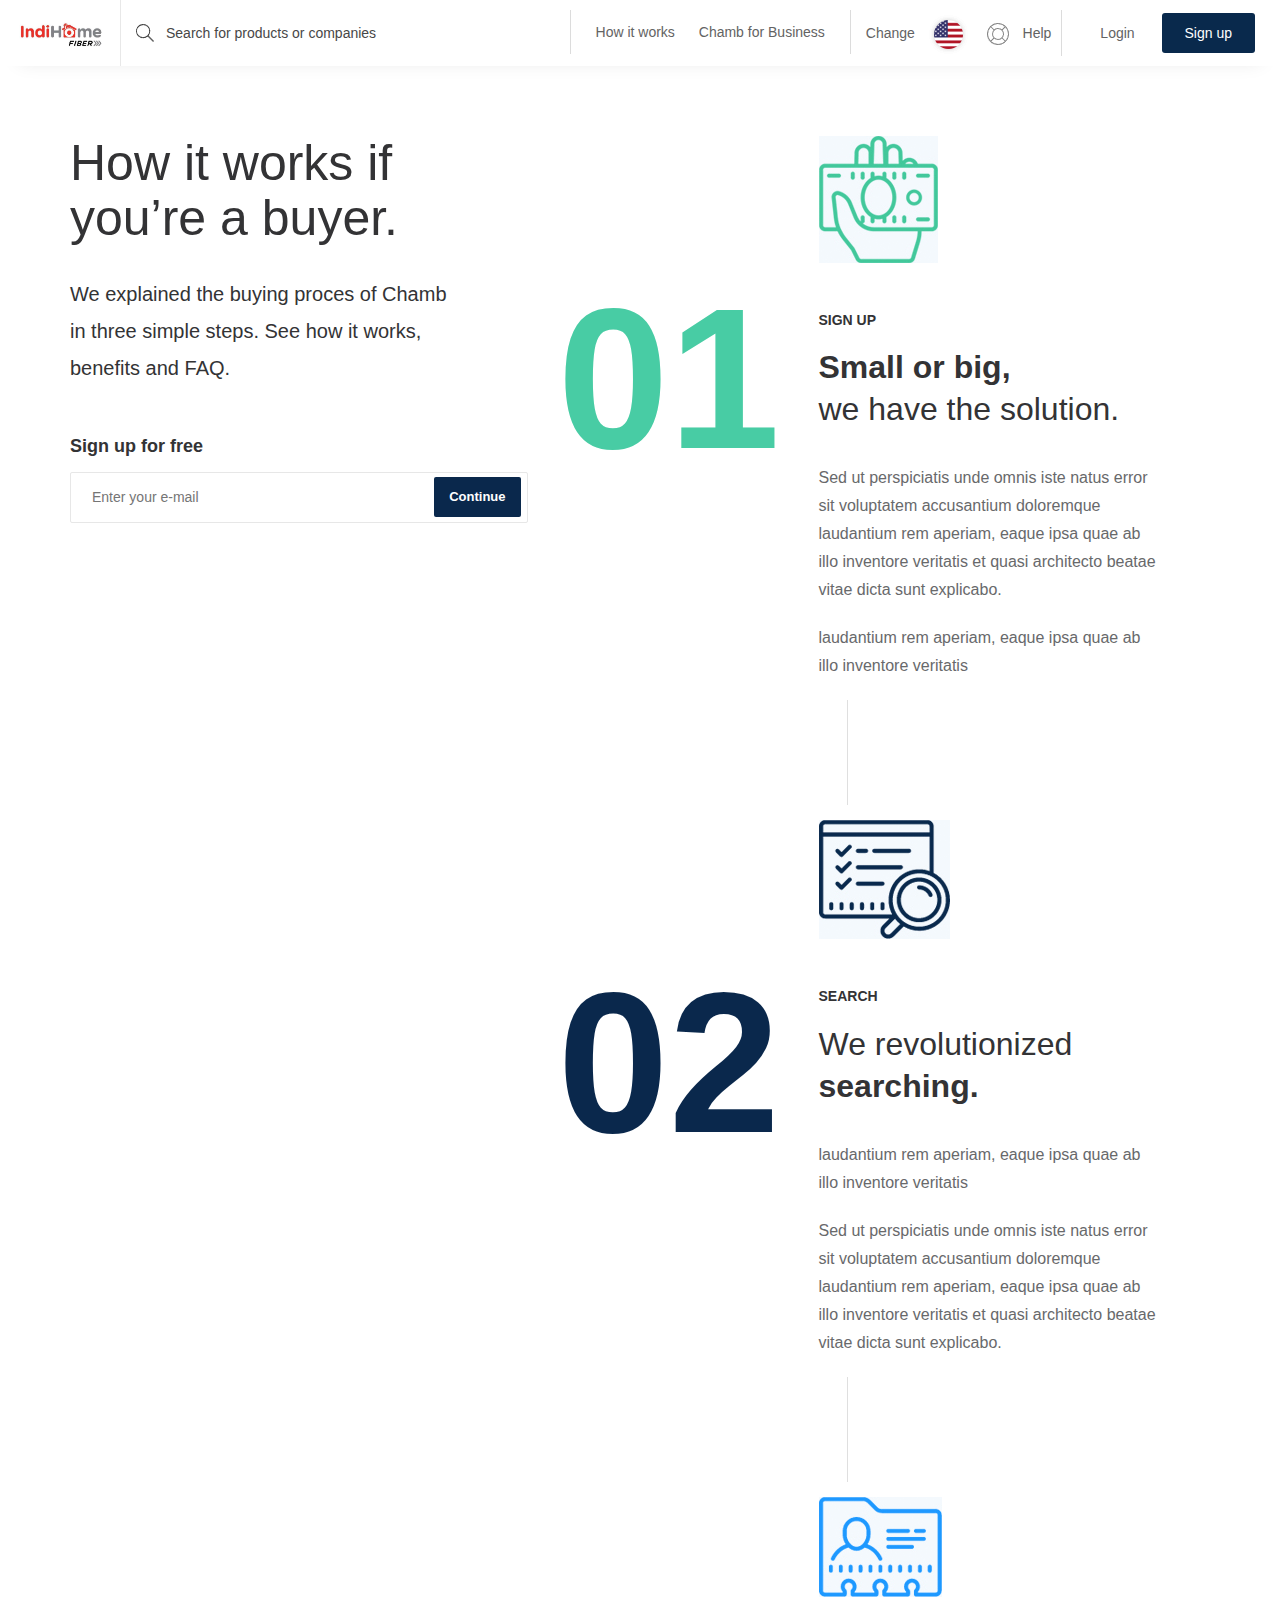
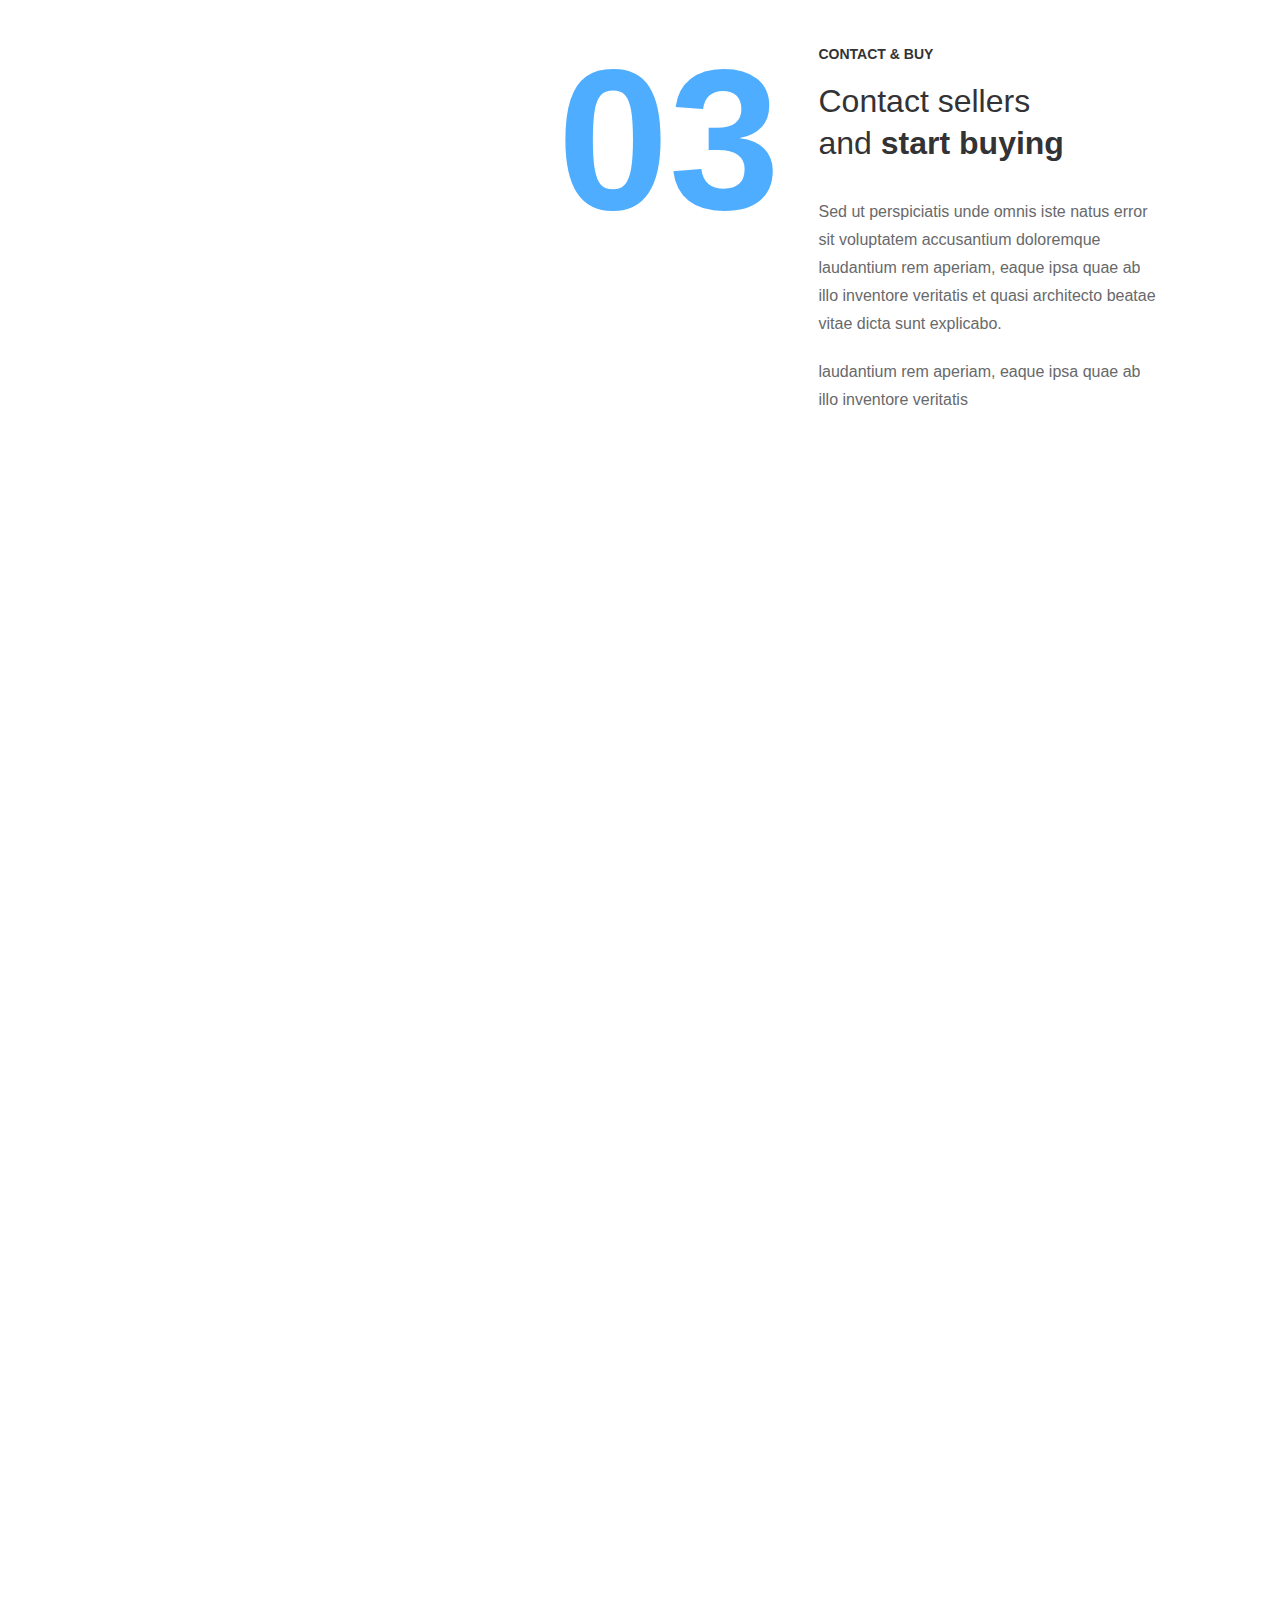
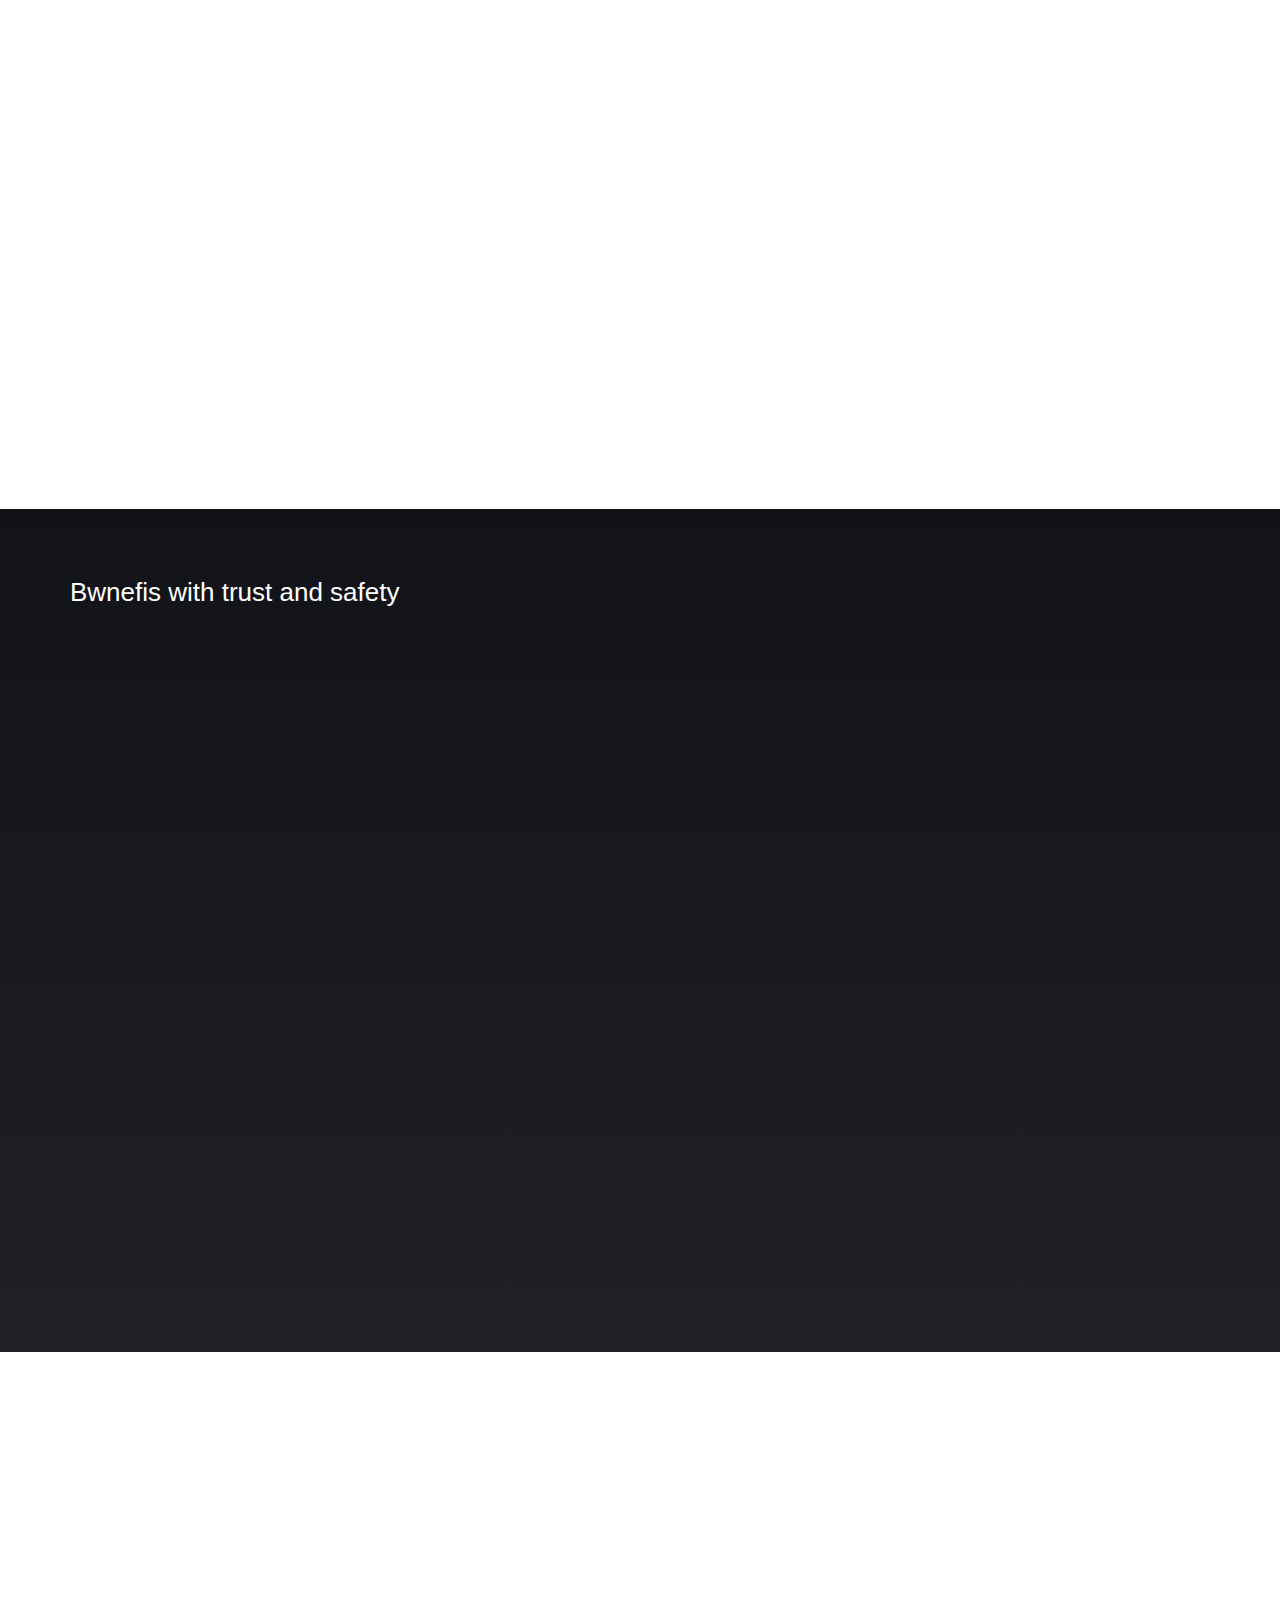
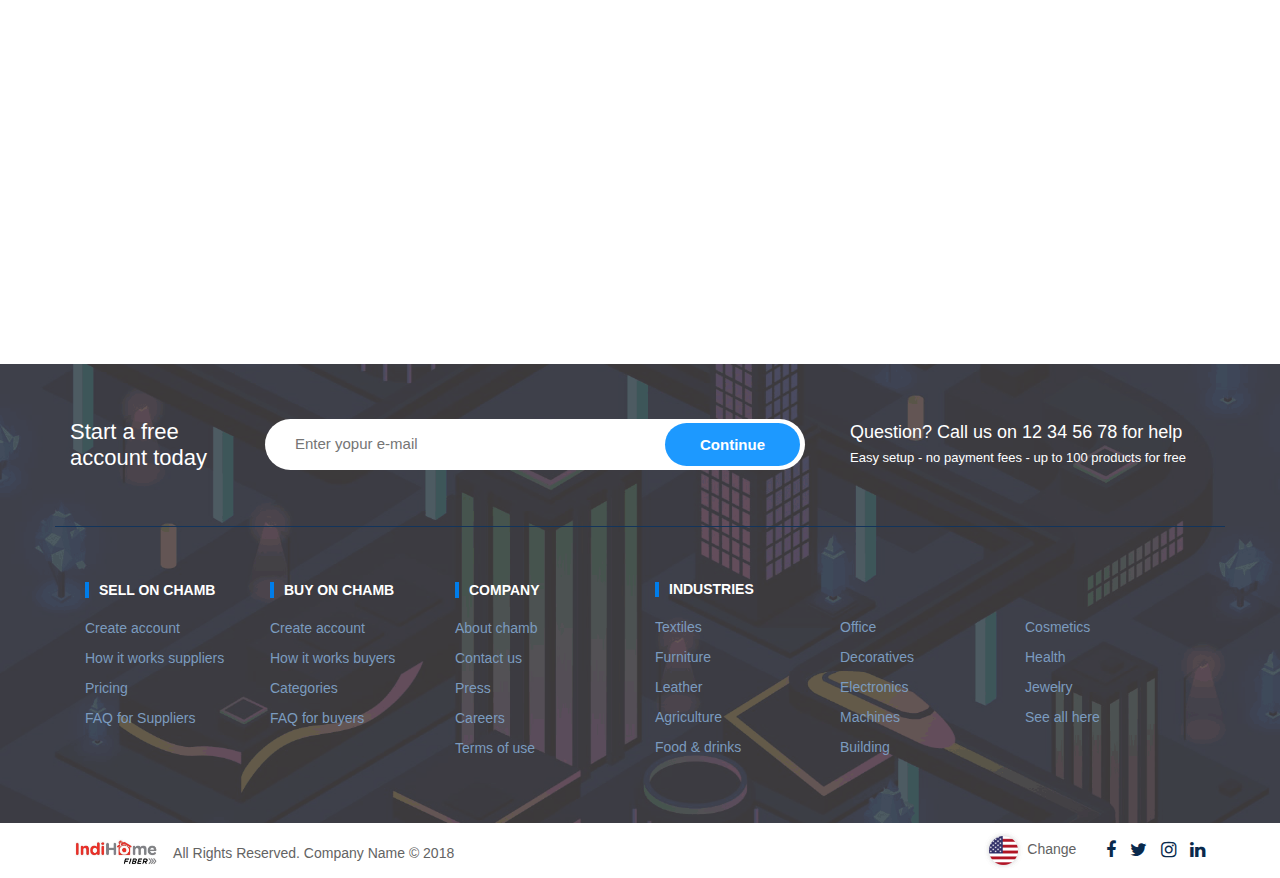
<file: howitworks.html>
<!DOCTYPE html>
<html lang="en">
   <head>
      <meta charset="UTF-8">
      <title>Chamb - Responsive E-commerce HTML5 Template</title>
      <meta http-equiv="X-UA-Compatible" content="IE=edge">
      <!--enable mobile device-->
      <meta name="viewport" content="width=device-width, initial-scale=1">
      <!--fontawesome css-->
      <link rel="stylesheet" href="css/font-awesome.min.css">
      <!--bootstrap css-->
      <link rel="stylesheet" href="css/bootstrap.min.css">
      <!--animate css-->
      <link rel="stylesheet" href="css/animate-wow.css">
      <!--main css-->
      <link rel="stylesheet" href="css/style.css">
      <link rel="stylesheet" href="css/bootstrap-select.min.css">
      <link rel="stylesheet" href="css/slick.min.css">
      <!--responsive css-->
      <link rel="stylesheet" href="css/responsive.css">
   </head>
   <body>
      <header id="header" class="top-head">
         <!-- Static navbar -->
         <nav class="navbar navbar-default">
            <div class="container-fluid">
               <div class="row">
                  <div class="col-md-4 col-sm-12 left-rs">
                     <div class="navbar-header">
                        <button type="button" id="top-menu" class="navbar-toggle collapsed" data-toggle="collapse" data-target="#navbar" aria-expanded="false"> 
                        <span class="sr-only">Toggle navigation</span> 
                        <span class="icon-bar"></span> 
                        <span class="icon-bar"></span> 
                        <span class="icon-bar"></span> 
                        </button>
                        <a href="index.html" class="navbar-brand"><img src="images/logo.png" alt="" /></a>
                     </div>
                     <form class="navbar-form navbar-left web-sh">
                        <div class="form">
                           <input type="text" class="form-control" placeholder="Search for products or companies">
                        </div>
                     </form>
                  </div>
                  <div class="col-md-8 col-sm-12">
                     <div class="right-nav">
                        <div class="login-sr">
                           <div class="login-signup">
                              <ul>
                                 <li><a href="#">Login</a></li>
                                 <li><a class="custom-b" href="#">Sign up</a></li>
                              </ul>
                           </div>
                        </div>
                        <div class="help-r hidden-xs">
                           <div class="help-box">
                              <ul>
                                 <li> <a data-toggle="modal" data-target="#myModal" href="#"> <span>Change</span> <img src="images/flag.png" alt="" /> </a> </li>
                                 <li> <a href="#"><img class="h-i" src="images/help-icon.png" alt="" /> Help </a> </li>
                              </ul>
                           </div>
                        </div>
                        <div class="nav-b hidden-xs">
                           <div class="nav-box">
                              <ul>
                                 <li><a href="howitworks.html">How it works</a></li>
                                 <li><a href="about-us.html">Chamb for Business</a></li>
                              </ul>
                           </div>
                        </div>
                     </div>
                  </div>
               </div>
            </div>
            <!--/.container-fluid --> 
         </nav>
      </header>
      <!-- Modal -->
      <div class="modal fade lug" id="myModal" role="dialog">
         <div class="modal-dialog">
            <!-- Modal content-->
            <div class="modal-content">
               <div class="modal-header">
                  <button type="button" class="close" data-dismiss="modal">&times;</button>
                  <h4 class="modal-title">Change</h4>
               </div>
               <div class="modal-body">
                  <ul>
                     <li><a href="#"><img src="images/flag-up-1.png" alt="" /> United States</a></li>
                     <li><a href="#"><img src="images/flag-up-2.png" alt="" /> France </a></li>
                  </ul>
               </div>
            </div>
         </div>
      </div>
      <div id="sidebar" class="top-nav">
         <ul id="sidebar-nav" class="sidebar-nav">
            <li><a href="#">Help</a></li>
            <li><a href="#">How it works</a></li>
            <li><a href="#">Chamb for Business</a></li>
         </ul>
      </div>
      <div class="section-how-it-works">
         <div class="container">
            <div class="row">
               <div class="col-md-5 col-sm-6 col-xs-12">
                  <div class="left-works-box wow fadeIn" data-wow-delay="0.2s">
                     <h2>How it works if <br><span>you’re a buyer.</span></h2>
                     <p>We explained the buying proces of Chamb in
                        three simple steps. See how it works,
                        benefits and FAQ.
                     </p>
                     <div class="form-email-box">
                        <h3>Sign up for free</h3>
                        <form class="box-email">
                           <input type="email" placeholder="Enter your e-mail" />
                           <button>Continue</button>
                        </form>
                     </div>
                  </div>
               </div>
               <div class="col-md-7 col-sm-6 col-xs-12">
                  <div class="right-works-box">
                     <div class="small-box wow fadeIn" data-wow-delay="0.2s">
                        <div class="how-text-left">01</div>
                        <div class="how-dit-right">
                           <div class="dit-img">
                              <img class="img-responsive" src="images/works-icon-01.png" alt="" />
                           </div>
                           <h3>Sign up</h3>
                           <h2><span>Small or big,</span><br> we have the solution.</h2>
                           <p>Sed ut perspiciatis unde omnis iste natus error sit 
                              voluptatem accusantium doloremque laudantium rem aperiam, 
                              eaque ipsa quae ab illo inventore veritatis et quasi 
                              architecto beatae vitae dicta sunt explicabo.
                           </p>
                           <p>laudantium rem aperiam, eaque ipsa quae ab illo 
                              inventore veritatis
                           </p>
                           <div class="line"></div>
                        </div>
                     </div>
                     <div class="searching-box wow fadeIn" data-wow-delay="0.4s">
                        <div class="how-text-left">02</div>
                        <div class="how-dit-right">
                           <div class="dit-img">
                              <img class="img-responsive" src="images/works-icon-02.png" alt="" />
                           </div>
                           <h3>Search</h3>
                           <h2>We revolutionized <br> <span>searching.</span></h2>
                           <p>laudantium rem aperiam, eaque ipsa quae ab illo 
                              inventore veritatis
                           </p>
                           <p>Sed ut perspiciatis unde omnis iste natus error sit 
                              voluptatem accusantium doloremque laudantium rem aperiam, 
                              eaque ipsa quae ab illo inventore veritatis et quasi 
                              architecto beatae vitae dicta sunt explicabo.
                           </p>
                           <div class="line"></div>
                        </div>
                     </div>
                     <div class="sellers-box wow fadeIn" data-wow-delay="0.6s">
                        <div class="how-text-left">03</div>
                        <div class="how-dit-right">
                           <div class="dit-img">
                              <img class="img-responsive" src="images/works-icon-03.png" alt="" />
                           </div>
                           <h3>Contact & buy</h3>
                           <h2>Contact sellers <br>and <span>start buying</span></h2>
                           <p>Sed ut perspiciatis unde omnis iste natus error sit 
                              voluptatem accusantium doloremque laudantium rem aperiam, 
                              eaque ipsa quae ab illo inventore veritatis et quasi 
                              architecto beatae vitae dicta sunt explicabo.
                           </p>
                           <p>laudantium rem aperiam, eaque ipsa quae ab illo 
                              inventore veritatis
                           </p>
                        </div>
                     </div>
                  </div>
               </div>
            </div>
         </div>
      </div>
      <div class="works-systems">
         <div class="container">
            <div class="row">
               <div class="col-md-5 col-sm-6 col-xs-12">
                  <div class="sys-box-left-a wow fadeIn" data-wow-delay="0.2s">
                     <h2>Streamlined<br>
                        Communication Systems.
                     </h2>
                     <p>laudantium rem aperiam, eaque ipsa quae ab illo 
                        inventore veritatis
                     </p>
                     <p>Sed ut perspiciatis unde omnis iste natus error sit 
                        voluptatem accusantium doloremque laudantium rem aperiam, 
                        eaque ipsa quae ab illo inventore veritatis et quasi 
                        architecto beatae vitae dicta sunt explicabo.
                     </p>
                  </div>
               </div>
               <div class="col-md-7 col-sm-6 col-xs-12">
                  <div class="sys-box-right-a wow fadeIn" data-wow-delay="0.4s">
                     <img class="img-responsive" src="images/creat_pro.png" alt="" />
                  </div>
               </div>
            </div>
            <div class="row">
               <div class="col-md-6 col-sm-6 col-xs-12">
                  <div class="sys-box-left-b wow fadeIn" data-wow-delay="0.2s">
                     <img src="images/how-is-works-img-02.jpg" alt="" />
                  </div>
               </div>
               <div class="col-md-6 col-sm-6 col-xs-12">
                  <div class="sys-box-right-b wow fadeIn" data-wow-delay="0.4s">
                     <h2>Powerful search tools <br>
                        for finding products.
                     </h2>
                     <p>Sed ut perspiciatis unde omnis iste natus error sit 
                        voluptatem accusantium doloremque laudantium rem aperiam, 
                        eaque ipsa quae ab illo inventore veritatis et quasi 
                        architecto beatae vitae dicta sunt explicabo.
                     </p>
                     <p>laudantium rem aperiam, eaque ipsa quae ab illo 
                        inventore veritatis
                     </p>
                  </div>
               </div>
            </div>
            <div class="row">
               <div class="col-md-5 col-sm-6 col-xs-12">
                  <div class="sys-box-left-c wow fadeIn" data-wow-delay="0.2s">
                     <h2>Find Exciting and Exotic
                        Products.
                     </h2>
                     <p>Sed ut perspiciatis unde omnis iste natus error sit 
                        voluptatem accusantium doloremque laudantium rem aperiam, 
                        eaque ipsa quae ab illo inventore veritatis et quasi 
                        architecto beatae vitae dicta sunt explicabo.
                     </p>
                     <p>laudantium rem aperiam, eaque ipsa quae ab illo 
                        inventore veritatis
                     </p>
                  </div>
               </div>
               <div class="col-md-7 col-sm-6 col-xs-12">
                  <div class="sys-box-right-c wow fadeIn" data-wow-delay="0.4s">
                     <img src="images/how-is-works-img-03.png" alt="" />
                  </div>
               </div>
            </div>
         </div>
      </div>
      <div class="section-safety">
         <div class="container">
            <div class="row">
               <div class="col-md-12">
                  <h2>Bwnefis with trust and safety</h2>
               </div>
               <div class="col-md-4 col-sm-6 col-xs-12 wow fadeIn" data-wow-delay="0.2s">
                  <div class="benenfit-box">
                     <div class="icon-b">
                        <img src="images/icon-b1.png" alt="" />
                     </div>
                     <h3>Branden Minisite</h3>
                     <p>On the other hand, we denounce with righteous indignation and dislike men who are so beguiled and demoralized by the charms 
                        of pleasure of the moment, so blinded by desire, that they cannot foresee the pain and trouble that are bound.
                     </p>
                  </div>
               </div>
               <div class="col-md-4 col-sm-6 col-xs-12 wow fadeIn" data-wow-delay="0.4s">
                  <div class="benenfit-box">
                     <div class="icon-b">
                        <img src="images/icon-b2.png" alt="" />
                     </div>
                     <h3>Vetted Sellers</h3>
                     <p>On the other hand, we denounce with righteous indignation and dislike men who are so beguiled and demoralized by the charms 
                        of pleasure of the moment, so blinded by desire, that they cannot foresee the pain and trouble that are bound.
                     </p>
                  </div>
               </div>
               <div class="col-md-4 col-sm-6 col-xs-12 wow fadeIn" data-wow-delay="0.6s">
                  <div class="benenfit-box">
                     <div class="icon-b">
                        <img src="images/icon-b3.png" alt="" />
                     </div>
                     <h3>Verified with 3. part</h3>
                     <p>On the other hand, we denounce with righteous indignation and dislike men who are so beguiled and demoralized by the charms 
                        of pleasure of the moment, so blinded by desire, that they cannot foresee the pain and trouble that are bound.
                     </p>
                  </div>
               </div>
               <div class="col-md-4 col-sm-6 col-xs-12 wow fadeIn" data-wow-delay="0.2s">
                  <div class="benenfit-box">
                     <div class="icon-b">
                        <img src="images/icon-b4.png" alt="" />
                     </div>
                     <h3>Data Protection</h3>
                     <p>On the other hand, we denounce with righteous indignation and dislike men who are so beguiled and demoralized by the charms 
                        of pleasure of the moment, so blinded by desire, that they cannot foresee the pain and trouble that are bound.
                     </p>
                  </div>
               </div>
               <div class="col-md-4 col-sm-6 col-xs-12 wow fadeIn" data-wow-delay="0.4s">
                  <div class="benenfit-box">
                     <div class="icon-b">
                        <img src="images/icon-b5.png" alt="" />
                     </div>
                     <h3>Support</h3>
                     <p>On the other hand, we denounce with righteous indignation and dislike men who are so beguiled and demoralized by the charms 
                        of pleasure of the moment, so blinded by desire, that they cannot foresee the pain and trouble that are bound.
                     </p>
                  </div>
               </div>
               <div class="col-md-4 col-sm-6 col-xs-12 wow fadeIn" data-wow-delay="0.2s">
                  <div class="benenfit-box">
                     <div class="icon-b">
                        <img src="images/icon-b1.png" alt="" />
                     </div>
                     <h3>Branden Minisite</h3>
                     <p>On the other hand, we denounce with righteous indignation and dislike men who are so beguiled and demoralized by the charms 
                        of pleasure of the moment, so blinded by desire, that they cannot foresee the pain and trouble that are bound.
                     </p>
                  </div>
               </div>
            </div>
         </div>
      </div>
      <div class="faq-box wow fadeIn" data-wow-delay="0.0s">
         <div class="container">
            <div class="row">
               <div class="faq-main-box">
                  <h2>Questions and answers</h2>
                  <div class="col-md-6 col-sm-6 col-xs-12">
                     <div class="panel-group" id="accordion" role="tablist" aria-multiselectable="true">
                        <div class="panel panel-default">
                           <div class="panel-heading" role="tab" id="heading-faq-1">
                              <h4 class="panel-title">
                                 <a class="collapsed" data-toggle="collapse" data-parent="#accordion" href="#faq-a" aria-expanded="true" aria-controls="faq-a">
                                 What acn I do with Chamb Free?
                                 </a>
                              </h4>
                           </div>
                           <div id="faq-a" class="panel-collapse collapse" role="tabpanel" aria-labelledby="heading-faq-1">
                              <div class="panel-body">Vivamus in arcu urna. Vivamus nibh leo, viverra vitae facilisis id, auctor in nulla. Aliquam eu nunc vitae turpis maximus posuere sed auctor mi. Cras sit amet quam malesuada dui vestibulum lobortis a at orci.</div>
                           </div>
                        </div>
                        <div class="panel panel-default">
                           <div class="panel-heading" role="tab" id="heading-faq-2">
                              <h4 class="panel-title">
                                 <a class="collapsed" data-toggle="collapse" data-parent="#accordion" href="#faq-b" aria-expanded="false" aria-controls="faq-b">
                                 How do I upgrade?
                                 </a>
                              </h4>
                           </div>
                           <div id="faq-b" class="panel-collapse collapse" role="tabpanel" aria-labelledby="heading-faq-2">
                              <div class="panel-body">Vivamus in arcu urna. Vivamus nibh leo, viverra vitae facilisis id, auctor in nulla. Aliquam eu nunc vitae turpis maximus posuere sed auctor mi. Cras sit amet quam malesuada dui vestibulum lobortis a at orci.</div>
                           </div>
                        </div>
                        <div class="panel panel-default">
                           <div class="panel-heading" role="tab" id="heading-faq-3">
                              <h4 class="panel-title">
                                 <a class="collapsed" data-toggle="collapse" data-parent="#accordion" href="#faq-c" aria-expanded="false" aria-controls="faq-c">
                                 When will I be charged?
                                 </a>
                              </h4>
                           </div>
                           <div id="faq-c" class="panel-collapse collapse" role="tabpanel" aria-labelledby="heading-faq-3">
                              <div class="panel-body">Vivamus in arcu urna. Vivamus nibh leo, viverra vitae facilisis id, auctor in nulla. Aliquam eu nunc vitae turpis maximus posuere sed auctor mi. Cras sit amet quam malesuada dui vestibulum lobortis a at orci.</div>
                           </div>
                        </div>
                        <div class="panel panel-default">
                           <div class="panel-heading" role="tab" id="heading-faq-4">
                              <h4 class="panel-title">
                                 <a class="collapsed" data-toggle="collapse" data-parent="#accordion" href="#faq-d" aria-expanded="false" aria-controls="faq-d">
                                 How can i cancel my plan?
                                 </a>
                              </h4>
                           </div>
                           <div id="faq-d" class="panel-collapse collapse" role="tabpanel" aria-labelledby="heading-faq-4">
                              <div class="panel-body">Vivamus in arcu urna. Vivamus nibh leo, viverra vitae facilisis id, auctor in nulla. Aliquam eu nunc vitae turpis maximus posuere sed auctor mi. Cras sit amet quam malesuada dui vestibulum lobortis a at orci. </div>
                           </div>
                        </div>
                     </div>
                  </div>
                  <div class="col-md-6 col-sm-6 col-xs-12">
                     <div class="panel-group" id="accordion-a" role="tablist" aria-multiselectable="true">
                        <div class="panel panel-default">
                           <div class="panel-heading" role="tab" id="heading-faq-right-1">
                              <h4 class="panel-title">
                                 <a class="collapsed" data-toggle="collapse" data-parent="#accordion-a" href="#faq-right-a" aria-expanded="true" aria-controls="faq-right-a">
                                 Can I get help to create my account?
                                 </a>
                              </h4>
                           </div>
                           <div id="faq-right-a" class="panel-collapse collapse" role="tabpanel" aria-labelledby="heading-faq-right-1">
                              <div class="panel-body">You can look at all the products being sold on Chamb and be able to contact all sellers. </div>
                           </div>
                        </div>
                        <div class="panel panel-default">
                           <div class="panel-heading" role="tab" id="heading-faq-right-2">
                              <h4 class="panel-title">
                                 <a class="collapsed" data-toggle="collapse" data-parent="#accordion-a" href="#faq-right-b" aria-expanded="false" aria-controls="faq-right-b">
                                 What if i only want to try Chamb?
                                 </a>
                              </h4>
                           </div>
                           <div id="faq-right-b" class="panel-collapse collapse" role="tabpanel" aria-labelledby="heading-faq-right-2">
                              <div class="panel-body">Just go into your account options, click on the my subscriptions tab, click on the upgrade my subscription button, then follow the instruction on screen to level up your Chamb experience. </div>
                           </div>
                        </div>
                        <div class="panel panel-default">
                           <div class="panel-heading" role="tab" id="heading-faq-right-3">
                              <h4 class="panel-title">
                                 <a class="collapsed" data-toggle="collapse" data-parent="#accordion-a" href="#faq-right-c" aria-expanded="false" aria-controls="faq-right-c">
                                 What if i need a custom solution?
                                 </a>
                              </h4>
                           </div>
                           <div id="faq-right-c" class="panel-collapse collapse" role="tabpanel" aria-labelledby="heading-faq-right-3">
                              <div class="panel-body">When creating an account, our ‘guided tour’ tutorial system will walk you through every aspect of the account generation process. From filling in your name to posting your first product or searching for your first item; nothing is left to chance </div>
                           </div>
                        </div>
                        <div class="panel panel-default">
                           <div class="panel-heading" role="tab" id="heading-faq-right-4">
                              <h4 class="panel-title">
                                 <a class="collapsed" data-toggle="collapse" data-parent="#accordion-a" href="#faq-right-d" aria-expanded="false" aria-controls="faq-right-d">
                                 I have more questions..
                                 </a>
                              </h4>
                           </div>
                           <div id="faq-right-d" class="panel-collapse collapse" role="tabpanel" aria-labelledby="heading-faq-right-4">
                              <div class="panel-body">All accounts, whether you are a buyer or a seller, can register for a free account. Here you should be able to judge if Chamb is the right place to help grow your business. </div>
                           </div>
                        </div>
                     </div>
                  </div>
               </div>
            </div>
         </div>
      </div>
      <footer>
         <div class="main-footer">
            <div class="container">
               <div class="row">
                  <div class="footer-top clearfix">
                     <div class="col-md-2 col-sm-6">
                        <h2>Start a free
                           account today
                        </h2>
                     </div>
                     <div class="col-md-6 col-sm-6">
                        <div class="form-box">
                           <input type="text" placeholder="Enter yopur e-mail" />
                           <button>Continue</button>
                        </div>
                     </div>
                     <div class="col-md-4 col-sm-12">
                        <div class="help-box-f">
                           <h4>Question? Call us on 12 34 56 78 for help</h4>
                           <p>Easy setup - no payment fees - up to 100 products for free</p>
                        </div>
                     </div>
                  </div>
                  <div class="footer-link-box clearfix">
                     <div class="col-md-6 col-sm-6">
                        <div class="left-f-box">
                           <div class="col-sm-4">
                              <h2>SELL ON chamb</h2>
                              <ul>
                                 <li><a href="#">Create account</a></li>
                                 <li><a href="howitworks.html">How it works suppliers</a></li>
                                 <li><a href="pricing.html">Pricing</a></li>
                                 <li><a href="#">FAQ for Suppliers</a></li>
                              </ul>
                           </div>
                           <div class="col-sm-4">
                              <h2>BUY ON chamb</h2>
                              <ul>
                                 <li><a href="#">Create account</a></li>
                                 <li><a href="#">How it works buyers</a></li>
                                 <li><a href="#">Categories</a></li>
                                 <li><a href="#">FAQ for buyers</a></li>
                              </ul>
                           </div>
                           <div class="col-sm-4">
                              <h2>COMPANY</h2>
                              <ul>
                                 <li><a href="about-us.html">About chamb</a></li>
                                 <li><a href="#">Contact us</a></li>
                                 <li><a href="#">Press</a></li>
                                 <li><a href="#">Careers</a></li>
                                 <li><a href="#">Terms of use</a></li>
                              </ul>
                           </div>
                        </div>
                     </div>
                     <div class="col-md-6 col-sm-6">
                        <div class="right-f-box">
                           <h2>INDUSTRIES</h2>
                           <ul class="col-sm-4">
                              <li><a href="#">Textiles</a></li>
                              <li><a href="#">Furniture</a></li>
                              <li><a href="#">Leather</a></li>
                              <li><a href="#">Agriculture</a></li>
                              <li><a href="#">Food & drinks</a></li>
                           </ul>
                           <ul class="col-sm-4">
                              <li><a href="#">Office</a></li>
                              <li><a href="#">Decoratives</a></li>
                              <li><a href="#">Electronics</a></li>
                              <li><a href="#">Machines</a></li>
                              <li><a href="#">Building</a></li>
                           </ul>
                           <ul class="col-sm-4">
                              <li><a href="#">Cosmetics</a></li>
                              <li><a href="#">Health</a></li>
                              <li><a href="#">Jewelry</a></li>
                              <li><a href="#">See all here</a></li>
                           </ul>
                        </div>
                     </div>
                  </div>
               </div>
            </div>
         </div>
         <div class="copyright">
            <div class="container">
               <div class="row">
                  <div class="col-md-8">
                     <p><img width="90" src="images/logo.png" alt="#" style="margin-top: -5px;" /> All Rights Reserved. Company Name © 2018</p>
                  </div>
                  <div class="col-md-4">
                     <ul class="list-inline socials">
                        <li>
                           <a href="">
                           <i class="fa fa-facebook" aria-hidden="true"></i>
                           </a>
                        </li>
                        <li>
                           <a href="">
                           <i class="fa fa-twitter" aria-hidden="true"></i>
                           </a>
                        </li>
                        <li>
                           <a href="">
                           <i class="fa fa-instagram" aria-hidden="true"></i>
                           </a>
                        </li>
                        <li>
                           <a href="#">
                           <i class="fa fa-linkedin" aria-hidden="true"></i>
                           </a>
                        </li>
                     </ul>
                     <ul class="right-flag">
                        <li><a href="#"><img src="images/flag.png" alt="" /> <span>Change</span></a></li>
                     </ul>
                  </div>
               </div>
            </div>
         </div>
      </footer>
      <!--main js--> 
      <script src="js/jquery-1.12.4.min.js"></script> 
      <!--bootstrap js--> 
      <script src="js/bootstrap.min.js"></script> 
      <script src="js/bootstrap-select.min.js"></script>
      <script src="js/slick.min.js"></script> 
      <script src="js/wow.min.js"></script> 
      <!--custom js--> 
      <script src="js/custom.js"></script>
   </body>
</html>
</file>
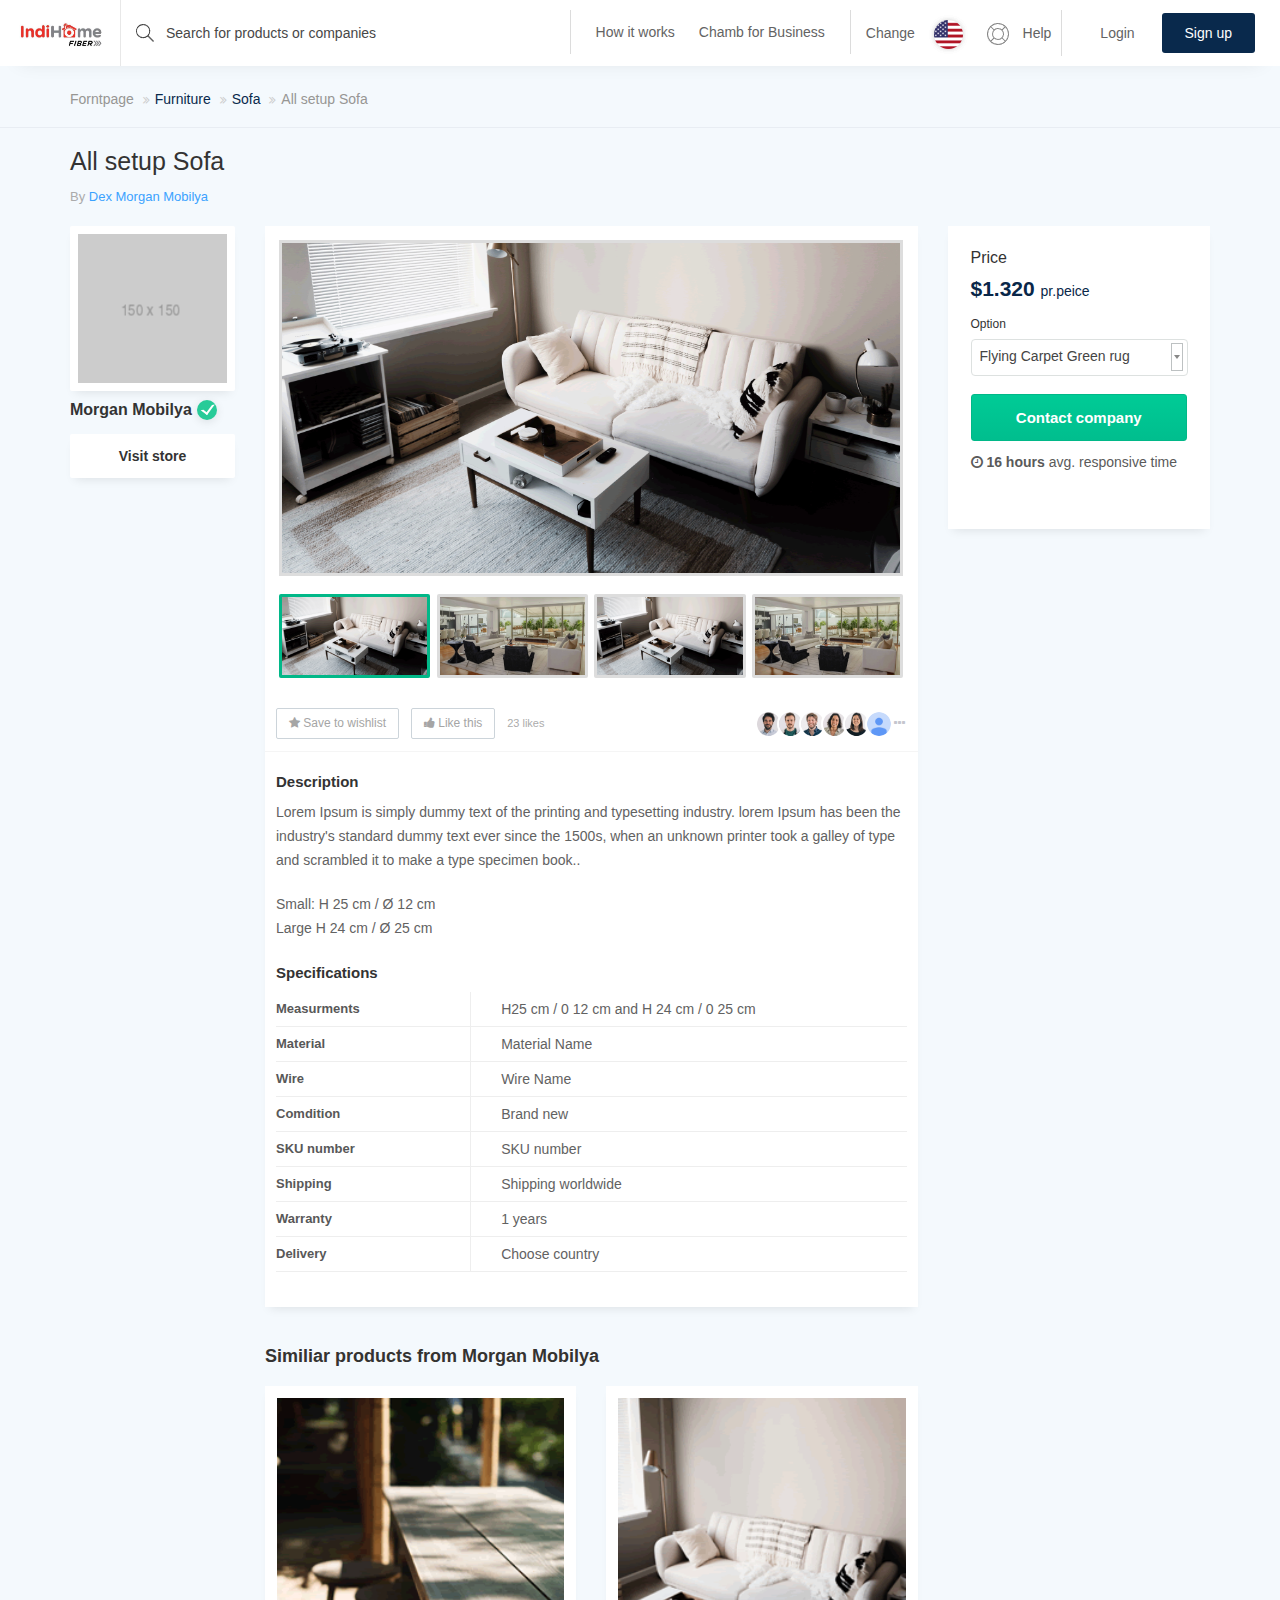
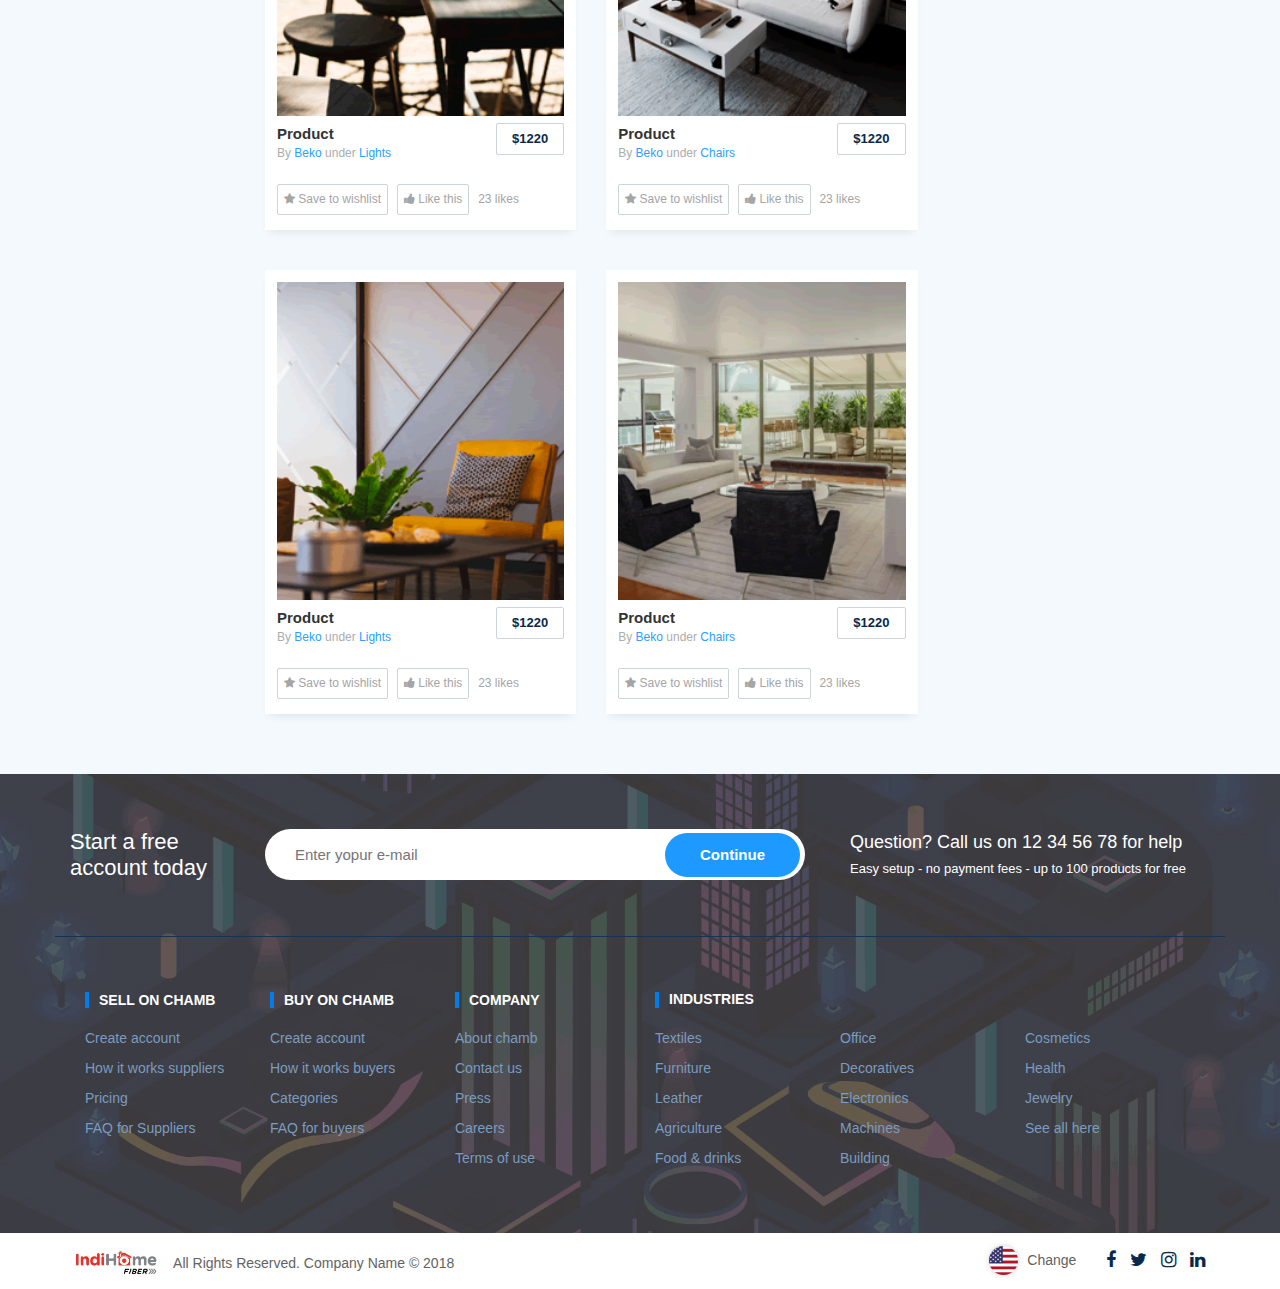
<file: productpage.html>
<!DOCTYPE html>
<html lang="en">
   <head>
      <meta charset="UTF-8">
      <title>Chamb - Responsive E-commerce HTML5 Template</title>
      <meta http-equiv="X-UA-Compatible" content="IE=edge">
      <!--enable mobile device-->
      <meta name="viewport" content="width=device-width, initial-scale=1">
      <!--fontawesome css-->
      <link rel="stylesheet" href="css/font-awesome.min.css">
      <!--bootstrap css-->
      <link rel="stylesheet" href="css/bootstrap.min.css">
      <!--animate css-->
      <link rel="stylesheet" href="css/animate-wow.css">
      <!--main css-->
      <link rel="stylesheet" href="css/style.css">
      <link rel="stylesheet" href="css/bootstrap-select.min.css">
      <link rel="stylesheet" href="css/slick.min.css">
      <link rel="stylesheet" href="css/select2.min.css">
      <!--responsive css-->
      <link rel="stylesheet" href="css/responsive.css">
   </head>
   <body>
      <header id="header" class="top-head">
         <!-- Static navbar -->
         <nav class="navbar navbar-default">
            <div class="container-fluid">
               <div class="row">
                  <div class="col-md-4 col-sm-12 left-rs">
                     <div class="navbar-header">
                        <button type="button" id="top-menu" class="navbar-toggle collapsed" data-toggle="collapse" data-target="#navbar" aria-expanded="false"> 
                        <span class="sr-only">Toggle navigation</span> 
                        <span class="icon-bar"></span> 
                        <span class="icon-bar"></span> 
                        <span class="icon-bar"></span> 
                        </button>
                        <a href="index.html" class="navbar-brand"><img src="images/logo.png" alt="" /></a>
                     </div>
                     <form class="navbar-form navbar-left web-sh">
                        <div class="form">
                           <input type="text" class="form-control" placeholder="Search for products or companies">
                        </div>
                     </form>
                  </div>
                  <div class="col-md-8 col-sm-12">
                     <div class="right-nav">
                        <div class="login-sr">
                           <div class="login-signup">
                              <ul>
                                 <li><a href="#">Login</a></li>
                                 <li><a class="custom-b" href="#">Sign up</a></li>
                              </ul>
                           </div>
                        </div>
                        <div class="help-r hidden-xs">
                           <div class="help-box">
                              <ul>
                                 <li> <a data-toggle="modal" data-target="#myModal" href="#"> <span>Change</span> <img src="images/flag.png" alt="" /> </a> </li>
                                 <li> <a href="#"><img class="h-i" src="images/help-icon.png" alt="" /> Help </a> </li>
                              </ul>
                           </div>
                        </div>
                        <div class="nav-b hidden-xs">
                           <div class="nav-box">
                              <ul>
                                 <li><a href="howitworks.html">How it works</a></li>
                                 <li><a href="about-us.html">Chamb for Business</a></li>
                              </ul>
                           </div>
                        </div>
                     </div>
                  </div>
               </div>
            </div>
            <!--/.container-fluid --> 
         </nav>
      </header>
      <!-- Modal -->
      <div class="modal fade lug" id="myModal" role="dialog">
         <div class="modal-dialog">
            <!-- Modal content-->
            <div class="modal-content">
               <div class="modal-header">
                  <button type="button" class="close" data-dismiss="modal">&times;</button>
                  <h4 class="modal-title">Change</h4>
               </div>
               <div class="modal-body">
                  <ul>
                     <li><a href="#"><img src="images/flag-up-1.png" alt="" /> United States</a></li>
                     <li><a href="#"><img src="images/flag-up-2.png" alt="" /> France </a></li>
                  </ul>
               </div>
            </div>
         </div>
      </div>
      <div id="sidebar" class="top-nav">
         <ul id="sidebar-nav" class="sidebar-nav">
            <li><a href="#">Help</a></li>
            <li><a href="#">How it works</a></li>
            <li><a href="#">Chamb for Business</a></li>
         </ul>
      </div>
      <div class="terms-conditions product-page">
         <div class="terms-title">
            <div class="container">
               <div class="row">
                  <ol class="breadcrumb">
                     <li><a href="#">Forntpage </a></li>
                     <li class="active">Furniture</li>
                     <li class="active">Sofa</li>
                     <li><a href="#">All setup Sofa</a></li>
                  </ol>
               </div>
            </div>
         </div>
      </div>
      <div class="product-page-main">
         <div class="container">
            <div class="row">
               <div class="col-md-12">
                  <div class="prod-page-title">
                     <h2>All setup Sofa</h2>
                     <p>By <span>Dex Morgan Mobilya</span></p>
                  </div>
               </div>
            </div>
            <div class="row">
               <div class="col-md-2 col-sm-4">
                  <div class="left-profile-box-m prod-page">
                     <div class="pro-img">
                        <img src="images/150x150.png" alt="#" />
                     </div>
                     <div class="pof-text">
                        <h3>Morgan Mobilya</h3>
                        <div class="check-box"></div>
                     </div>
                     <a href="#">Visit store</a>
                  </div>
               </div>
               <div class="col-md-7 col-sm-8">
                  <div class="md-prod-page">
                     <div class="md-prod-page-in">
                        <div class="page-preview">
                           <div class="preview">
                              <div class="preview-pic tab-content">
                                 <div class="tab-pane active" id="pic-1"><img src="images/lag-60.png" alt="#" /></div>
                                 <div class="tab-pane" id="pic-2"><img src="images/lag-61.png" alt="#" /></div>
                                 <div class="tab-pane" id="pic-3"><img src="images/lag-60.png" alt="#" /></div>
                                 <div class="tab-pane" id="pic-4"><img src="images/lag-61.png" alt="#" /></div>
                              </div>
                              <ul class="preview-thumbnail nav nav-tabs">
                                 <li class="active"><a data-target="#pic-1" data-toggle="tab"><img src="images/lag-60.png" alt="#" /></a></li>
                                 <li><a data-target="#pic-2" data-toggle="tab"><img src="images/lag-61.png" alt="#" /></a></li>
                                 <li><a data-target="#pic-3" data-toggle="tab"><img src="images/lag-60.png" alt="#" /></a></li>
                                 <li><a data-target="#pic-4" data-toggle="tab"><img src="images/lag-61.png" alt="#" /></a></li>
                              </ul>
                           </div>
                        </div>
                        <div class="btn-dit-list clearfix">
                           <div class="left-dit-p">
                              <div class="prod-btn">
                                 <a href="#"><i class="fa fa-star" aria-hidden="true"></i> Save to wishlist</a>
                                 <a href="#"><i class="fa fa-thumbs-up" aria-hidden="true"></i> Like this</a>
                                 <p>23 likes</p>
                              </div>
                           </div>
                           <div class="right-dit-p">
                              <div class="like-list">
                                 <ul>
                                    <li>
                                       <div class="im-b"><img class="" src="images/list-img-01.png" alt=""></div>
                                    </li>
                                    <li>
                                       <div class="im-b"><img src="images/list-img-02.png" alt=""></div>
                                    </li>
                                    <li>
                                       <div class="im-b"><img src="images/list-img-03.png" alt=""></div>
                                    </li>
                                    <li>
                                       <div class="im-b"><img src="images/list-img-04.png" alt=""></div>
                                    </li>
                                    <li>
                                       <div class="im-b"><img src="images/list-img-05.png" alt=""></div>
                                    </li>
                                    <li>
                                       <div class="im-b"><img src="images/list-img-06.png" alt=""></div>
                                    </li>
                                    <li>
                                       <div class="im-b"><i class="fa fa-ellipsis-h" aria-hidden="true"></i></div>
                                    </li>
                                 </ul>
                              </div>
                           </div>
                        </div>
                     </div>
                     <div class="description-box">
                        <div class="dex-a">
                           <h4>Description</h4>
                           <p>Lorem Ipsum is simply dummy text of the printing and typesetting industry. 
                              lorem Ipsum has been the industry's standard dummy text ever since the 1500s, 
                              when an unknown printer took a galley of type and scrambled it to make a 
                              type specimen book..
                           </p>
                           <br>
                           <p>Small: H 25 cm / &Oslash; 12 cm</p>
                           <p>Large H 24 cm / &Oslash; 25 cm</p>
                        </div>
                        <div class="spe-a">
                           <h4>Specifications</h4>
                           <ul>
                              <li class="clearfix">
                                 <div class="col-md-4">
                                    <h5>Measurments</h5>
                                 </div>
                                 <div class="col-md-8">
                                    <p>H25 cm / 0 12 cm and H 24 cm / 0 25 cm</p>
                                 </div>
                              </li>
                              <li class="clearfix">
                                 <div class="col-md-4">
                                    <h5>Material</h5>
                                 </div>
                                 <div class="col-md-8">
                                    <p>Material Name</p>
                                 </div>
                              </li>
                              <li class="clearfix">
                                 <div class="col-md-4">
                                    <h5>Wire</h5>
                                 </div>
                                 <div class="col-md-8">
                                    <p>Wire Name</p>
                                 </div>
                              </li>
                              <li class="clearfix">
                                 <div class="col-md-4">
                                    <h5>Comdition</h5>
                                 </div>
                                 <div class="col-md-8">
                                    <p>Brand new</p>
                                 </div>
                              </li>
                              <li class="clearfix">
                                 <div class="col-md-4">
                                    <h5>SKU number</h5>
                                 </div>
                                 <div class="col-md-8">
                                    <p>SKU number</p>
                                 </div>
                              </li>
                              <li class="clearfix">
                                 <div class="col-md-4">
                                    <h5>Shipping</h5>
                                 </div>
                                 <div class="col-md-8">
                                    <p>Shipping worldwide</p>
                                 </div>
                              </li>
                              <li class="clearfix">
                                 <div class="col-md-4">
                                    <h5>Warranty</h5>
                                 </div>
                                 <div class="col-md-8">
                                    <p>1 years</p>
                                 </div>
                              </li>
                              <li class="clearfix">
                                 <div class="col-md-4">
                                    <h5>Delivery</h5>
                                 </div>
                                 <div class="col-md-8">
                                    <p>Choose country</p>
                                 </div>
                              </li>
                           </ul>
                        </div>
                     </div>
                  </div>
                  <div class="similar-box">
                     <h2>Similiar products from Morgan Mobilya</h2>
                     <div class="row cat-pd">
                        <div class="col-md-6">
                           <div class="small-box-c">
                              <div class="small-img-b">
                                 <img class="img-responsive" src="images/tr1.png" alt="#" />
                              </div>
                              <div class="dit-t clearfix">
                                 <div class="left-ti">
                                    <h4>Product</h4>
                                    <p>By <span>Beko</span> under <span>Lights</span></p>
                                 </div>
                                 <a href="#" tabindex="0">$1220</a>
                              </div>
                              <div class="prod-btn">
                                 <a href="#"><i class="fa fa-star" aria-hidden="true"></i> Save to wishlist</a>
                                 <a href="#"><i class="fa fa-thumbs-up" aria-hidden="true"></i> Like this</a>
                                 <p>23 likes</p>
                              </div>
                           </div>
                        </div>
                        <div class="col-md-6">
                           <div class="small-box-c">
                              <div class="small-img-b">
                                 <img class="img-responsive" src="images/tr2.png" alt="#" />
                              </div>
                              <div class="dit-t clearfix">
                                 <div class="left-ti">
                                    <h4>Product</h4>
                                    <p>By <span>Beko</span> under <span>Chairs</span></p>
                                 </div>
                                 <a href="#" tabindex="0">$1220</a>
                              </div>
                              <div class="prod-btn">
                                 <a href="#"><i class="fa fa-star" aria-hidden="true"></i> Save to wishlist</a>
                                 <a href="#"><i class="fa fa-thumbs-up" aria-hidden="true"></i> Like this</a>
                                 <p>23 likes</p>
                              </div>
                           </div>
                        </div>
                     </div>
                     <div class="row cat-pd">
                        <div class="col-md-6">
                           <div class="small-box-c">
                              <div class="small-img-b">
                                 <img class="img-responsive" src="images/tr3.png" alt="#" />
                              </div>
                              <div class="dit-t clearfix">
                                 <div class="left-ti">
                                    <h4>Product</h4>
                                    <p>By <span>Beko</span> under <span>Lights</span></p>
                                 </div>
                                 <a href="#" tabindex="0">$1220</a>
                              </div>
                              <div class="prod-btn">
                                 <a href="#"><i class="fa fa-star" aria-hidden="true"></i> Save to wishlist</a>
                                 <a href="#"><i class="fa fa-thumbs-up" aria-hidden="true"></i> Like this</a>
                                 <p>23 likes</p>
                              </div>
                           </div>
                        </div>
                        <div class="col-md-6">
                           <div class="small-box-c">
                              <div class="small-img-b">
                                 <img class="img-responsive" src="images/tr4.png" alt="#" />
                              </div>
                              <div class="dit-t clearfix">
                                 <div class="left-ti">
                                    <h4>Product</h4>
                                    <p>By <span>Beko</span> under <span>Chairs</span></p>
                                 </div>
                                 <a href="#" tabindex="0">$1220</a>
                              </div>
                              <div class="prod-btn">
                                 <a href="#"><i class="fa fa-star" aria-hidden="true"></i> Save to wishlist</a>
                                 <a href="#"><i class="fa fa-thumbs-up" aria-hidden="true"></i> Like this</a>
                                 <p>23 likes</p>
                              </div>
                           </div>
                        </div>
                     </div>
                  </div>
               </div>
               <div class="col-md-3 col-sm-12">
                  <div class="price-box-right">
                     <h4>Price</h4>
                     <h3>$1.320 <span>pr.peice</span></h3>
                     <p>Option</p>
                     <select class="form-control select2">
                        <option>Flying Carpet Green rug</option>
                        <option value="AK">Alaska</option>
                        <option value="HI">Hawaii</option>
                        <option value="CA">California</option>
                        <option value="NV">Nevada</option>
                        <option value="OR">Oregon</option>
                        <option value="WA">Washington</option>
                        <option value="AZ">Arizona</option>
                        <option value="CO">Colorado</option>
                        <option value="ID">Idaho</option>
                        <option value="MT">Montana</option>
                        <option value="NE">Nebraska</option>
                        <option value="NM">New Mexico</option>
                        <option value="ND">North Dakota</option>
                        <option value="UT">Utah</option>
                        <option value="WY">Wyoming</option>
                        <option value="AL">Alabama</option>
                        <option value="AR">Arkansas</option>
                        <option value="IL">Illinois</option>
                        <option value="IA">Iowa</option>
                        <option value="KS">Kansas</option>
                        <option value="KY">Kentucky</option>
                     </select>
                     <a href="#">Contact company</a>
                     <h5><i class="fa fa-clock-o" aria-hidden="true"></i> <strong>16 hours</strong> avg. responsive time</h5>
                  </div>
               </div>
            </div>
         </div>
      </div>
      <footer>
         <div class="main-footer">
            <div class="container">
               <div class="row">
                  <div class="footer-top clearfix">
                     <div class="col-md-2 col-sm-6">
                        <h2>Start a free
                           account today
                        </h2>
                     </div>
                     <div class="col-md-6 col-sm-6">
                        <div class="form-box">
                           <input type="text" placeholder="Enter yopur e-mail" />
                           <button>Continue</button>
                        </div>
                     </div>
                     <div class="col-md-4 col-sm-12">
                        <div class="help-box-f">
                           <h4>Question? Call us on 12 34 56 78 for help</h4>
                           <p>Easy setup - no payment fees - up to 100 products for free</p>
                        </div>
                     </div>
                  </div>
                  <div class="footer-link-box clearfix">
                     <div class="col-md-6 col-sm-6">
                        <div class="left-f-box">
                           <div class="col-sm-4">
                              <h2>SELL ON chamb</h2>
                              <ul>
                                 <li><a href="#">Create account</a></li>
                                 <li><a href="howitworks.html">How it works suppliers</a></li>
                                 <li><a href="pricing.html">Pricing</a></li>
                                 <li><a href="#">FAQ for Suppliers</a></li>
                              </ul>
                           </div>
                           <div class="col-sm-4">
                              <h2>BUY ON chamb</h2>
                              <ul>
                                 <li><a href="#">Create account</a></li>
                                 <li><a href="#">How it works buyers</a></li>
                                 <li><a href="#">Categories</a></li>
                                 <li><a href="#">FAQ for buyers</a></li>
                              </ul>
                           </div>
                           <div class="col-sm-4">
                              <h2>COMPANY</h2>
                              <ul>
                                 <li><a href="about-us.html">About chamb</a></li>
                                 <li><a href="#">Contact us</a></li>
                                 <li><a href="#">Press</a></li>
                                 <li><a href="#">Careers</a></li>
                                 <li><a href="#">Terms of use</a></li>
                              </ul>
                           </div>
                        </div>
                     </div>
                     <div class="col-md-6 col-sm-6">
                        <div class="right-f-box">
                           <h2>INDUSTRIES</h2>
                           <ul class="col-sm-4">
                              <li><a href="#">Textiles</a></li>
                              <li><a href="#">Furniture</a></li>
                              <li><a href="#">Leather</a></li>
                              <li><a href="#">Agriculture</a></li>
                              <li><a href="#">Food & drinks</a></li>
                           </ul>
                           <ul class="col-sm-4">
                              <li><a href="#">Office</a></li>
                              <li><a href="#">Decoratives</a></li>
                              <li><a href="#">Electronics</a></li>
                              <li><a href="#">Machines</a></li>
                              <li><a href="#">Building</a></li>
                           </ul>
                           <ul class="col-sm-4">
                              <li><a href="#">Cosmetics</a></li>
                              <li><a href="#">Health</a></li>
                              <li><a href="#">Jewelry</a></li>
                              <li><a href="#">See all here</a></li>
                           </ul>
                        </div>
                     </div>
                  </div>
               </div>
            </div>
         </div>
         <div class="copyright">
            <div class="container">
               <div class="row">
                  <div class="col-md-8">
                     <p><img width="90" src="images/logo.png" alt="#" style="margin-top: -5px;" /> All Rights Reserved. Company Name © 2018</p>
                  </div>
                  <div class="col-md-4">
                     <ul class="list-inline socials">
                        <li>
                           <a href="">
                           <i class="fa fa-facebook" aria-hidden="true"></i>
                           </a>
                        </li>
                        <li>
                           <a href="">
                           <i class="fa fa-twitter" aria-hidden="true"></i>
                           </a>
                        </li>
                        <li>
                           <a href="">
                           <i class="fa fa-instagram" aria-hidden="true"></i>
                           </a>
                        </li>
                        <li>
                           <a href="#">
                           <i class="fa fa-linkedin" aria-hidden="true"></i>
                           </a>
                        </li>
                     </ul>
                     <ul class="right-flag">
                        <li><a href="#"><img src="images/flag.png" alt="" /> <span>Change</span></a></li>
                     </ul>
                  </div>
               </div>
            </div>
         </div>
      </footer>
      <!--main js--> 
      <script src="js/jquery-1.12.4.min.js"></script> 
      <!--bootstrap js--> 
      <script src="js/bootstrap.min.js"></script> 
      <script src="js/bootstrap-select.min.js"></script>
      <script src="js/slick.min.js"></script> 
      <script src="js/select2.full.min.js"></script> 
      <script src="js/wow.min.js"></script> 
      <!--custom js--> 
      <script src="js/custom.js"></script>
   </body>
</html>
</file>
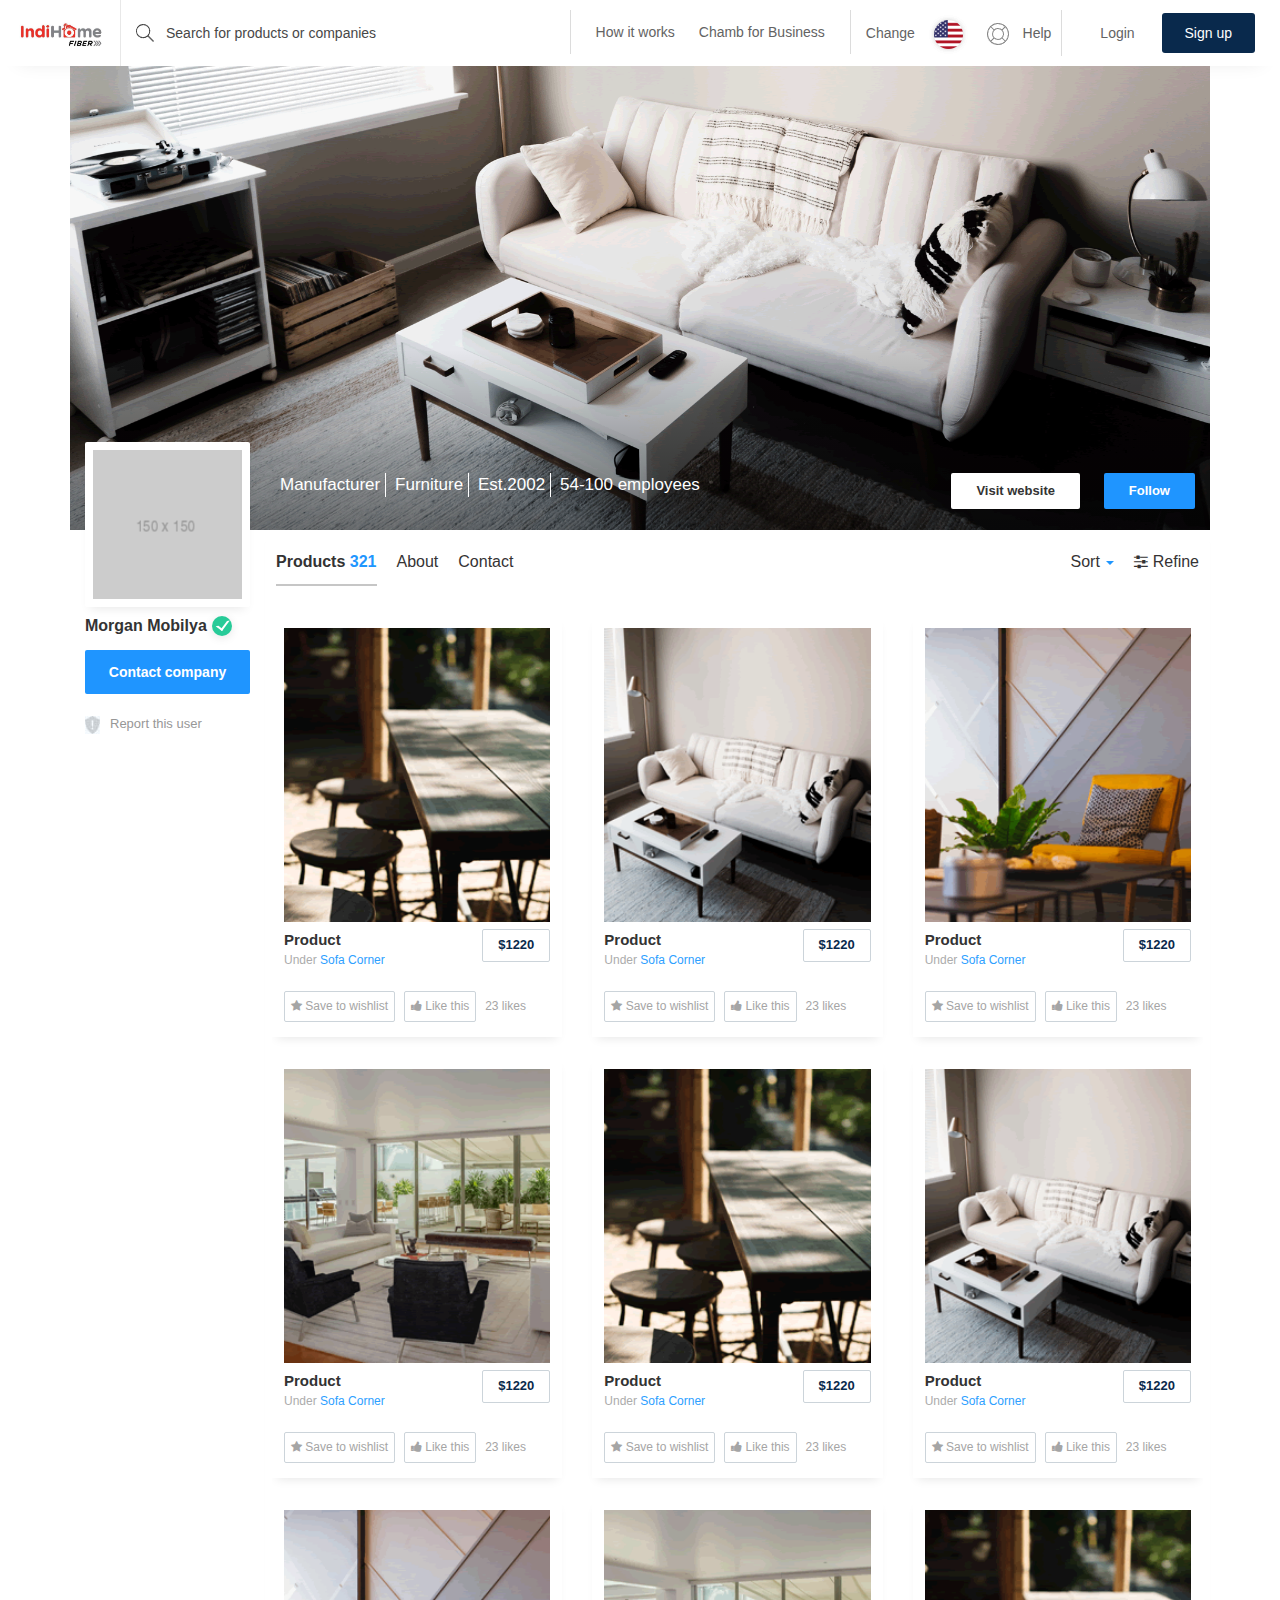
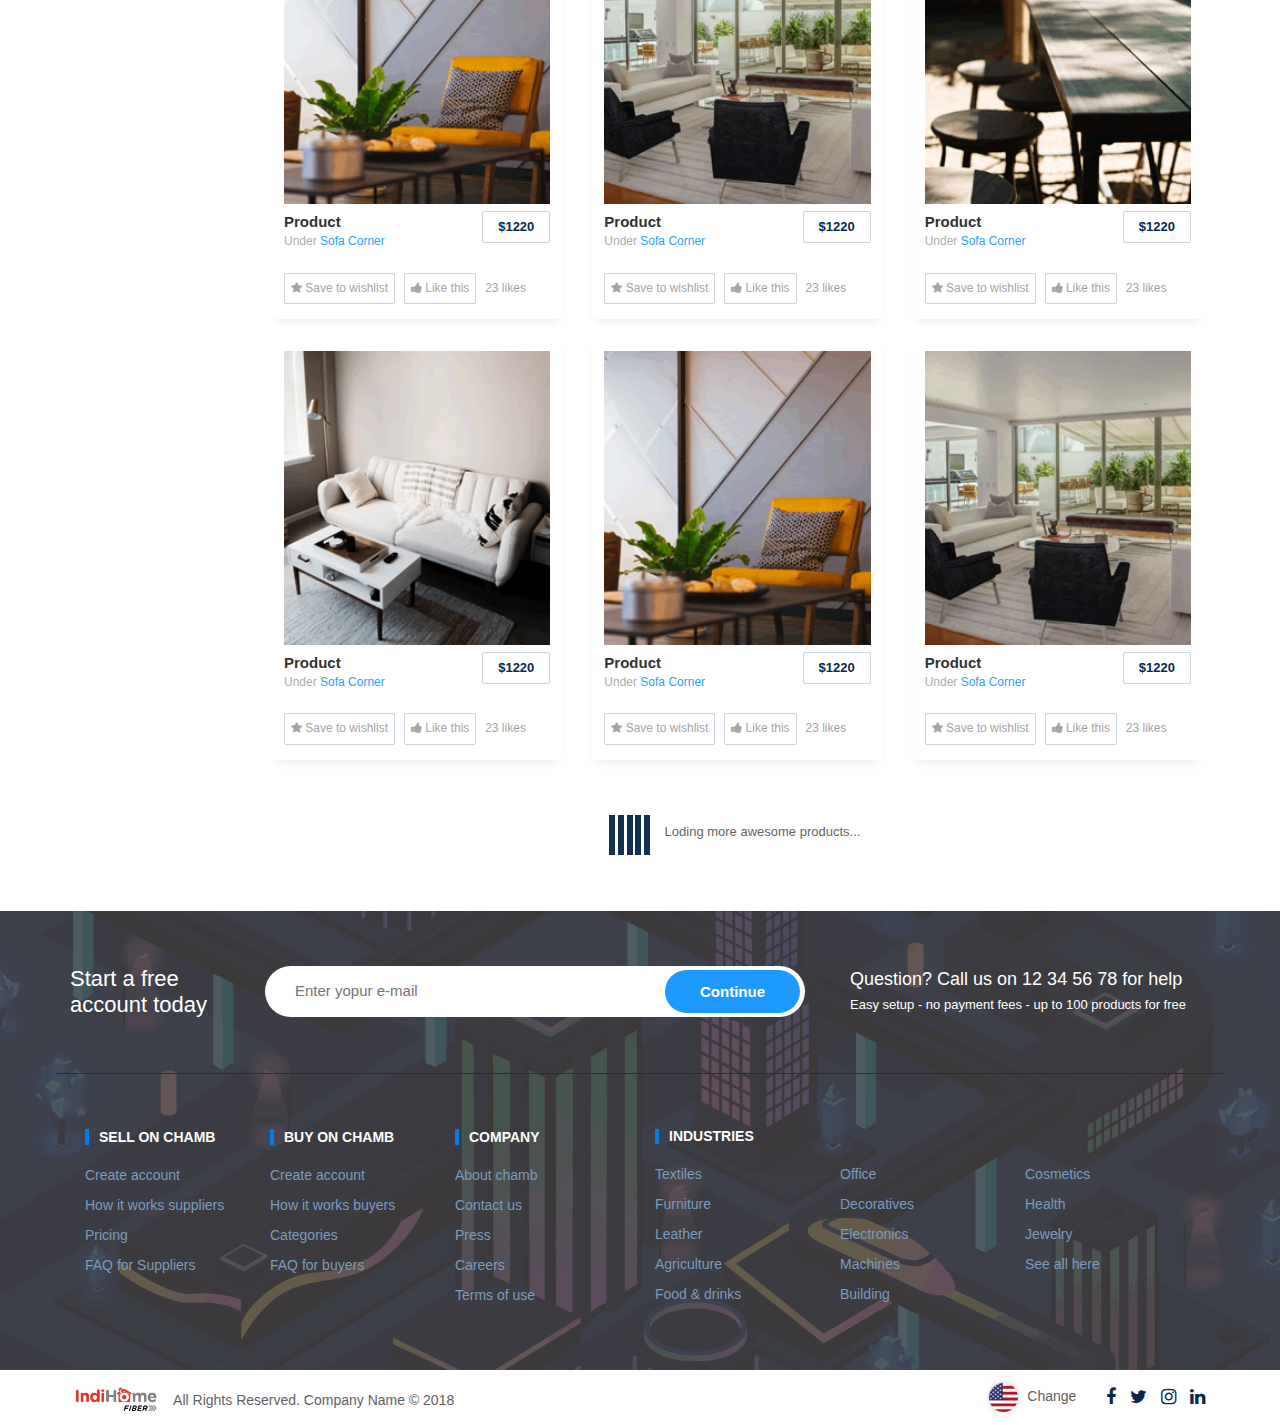
<file: profile.html>
<!DOCTYPE html>
<html lang="en">
   <head>
      <meta charset="UTF-8">
      <title>Chamb - Responsive E-commerce HTML5 Template</title>
      <meta http-equiv="X-UA-Compatible" content="IE=edge">
      <!--enable mobile device-->
      <meta name="viewport" content="width=device-width, initial-scale=1">
      <!--fontawesome css-->
      <link rel="stylesheet" href="css/font-awesome.min.css">
      <!--bootstrap css-->
      <link rel="stylesheet" href="css/bootstrap.min.css">
      <!--animate css-->
      <link rel="stylesheet" href="css/animate-wow.css">
      <!--main css-->
      <link rel="stylesheet" href="css/style.css">
      <link rel="stylesheet" href="css/bootstrap-select.min.css">
      <link rel="stylesheet" href="css/slick.min.css">
      <link rel="stylesheet" href="css/jquery-ui.css">
      <!--responsive css-->
      <link rel="stylesheet" href="css/responsive.css">
   </head>
   <body>
      <header id="header" class="top-head">
         <!-- Static navbar -->
         <nav class="navbar navbar-default">
            <div class="container-fluid">
               <div class="row">
                  <div class="col-md-4 col-sm-12 left-rs">
                     <div class="navbar-header">
                        <button type="button" id="top-menu" class="navbar-toggle collapsed" data-toggle="collapse" data-target="#navbar" aria-expanded="false"> 
                        <span class="sr-only">Toggle navigation</span> 
                        <span class="icon-bar"></span> 
                        <span class="icon-bar"></span> 
                        <span class="icon-bar"></span> 
                        </button>
                        <a href="index.html" class="navbar-brand"><img src="images/logo.png" alt="" /></a>
                     </div>
                     <form class="navbar-form navbar-left web-sh">
                        <div class="form">
                           <input type="text" class="form-control" placeholder="Search for products or companies">
                        </div>
                     </form>
                  </div>
                  <div class="col-md-8 col-sm-12">
                     <div class="right-nav">
                        <div class="login-sr">
                           <div class="login-signup">
                              <ul>
                                 <li><a href="#">Login</a></li>
                                 <li><a class="custom-b" href="#">Sign up</a></li>
                              </ul>
                           </div>
                        </div>
                        <div class="help-r hidden-xs">
                           <div class="help-box">
                              <ul>
                                 <li> <a data-toggle="modal" data-target="#myModal" href="#"> <span>Change</span> <img src="images/flag.png" alt="" /> </a> </li>
                                 <li> <a href="#"><img class="h-i" src="images/help-icon.png" alt="" /> Help </a> </li>
                              </ul>
                           </div>
                        </div>
                        <div class="nav-b hidden-xs">
                           <div class="nav-box">
                              <ul>
                                 <li><a href="howitworks.html">How it works</a></li>
                                 <li><a href="about-us.html">Chamb for Business</a></li>
                              </ul>
                           </div>
                        </div>
                     </div>
                  </div>
               </div>
            </div>
            <!--/.container-fluid --> 
         </nav>
      </header>
      <!-- Modal -->
      <div class="modal fade lug" id="myModal" role="dialog">
         <div class="modal-dialog">
            <!-- Modal content-->
            <div class="modal-content">
               <div class="modal-header">
                  <button type="button" class="close" data-dismiss="modal">&times;</button>
                  <h4 class="modal-title">Change</h4>
               </div>
               <div class="modal-body">
                  <ul>
                     <li><a href="#"><img src="images/flag-up-1.png" alt="" /> United States</a></li>
                     <li><a href="#"><img src="images/flag-up-2.png" alt="" /> France </a></li>
                  </ul>
               </div>
            </div>
         </div>
      </div>
      <div id="sidebar" class="top-nav">
         <ul id="sidebar-nav" class="sidebar-nav">
            <li><a href="#">Help</a></li>
            <li><a href="#">How it works</a></li>
            <li><a href="#">Chamb for Business</a></li>
         </ul>
      </div>
      <div class="profile-box banner-p">
         <div class="container">
            <div class="row">
               <div class="col-md-12">
                  <div class="profile-b">
                     <img src="images/lag-63.png" alt="#" />
                     <div class="dit-p">
                        <div class="col-md-2"></div>
                        <div class="col-md-10">
                           <div class="profile-left-b">
                              <ul>
                                 <li><a href="#">Manufacturer </a></li>
                                 <li><a href="#">Furniture</a></li>
                                 <li><a href="#">Est.2002</a></li>
                                 <li><a href="#">54-100 employees</a></li>
                              </ul>
                           </div>
                           <div class="profile-right-b">
                              <a class="vi-btn" href="#">Visit website</a>
                              <a class="fo-btn" href="#">Follow</a>
                           </div>
                        </div>
                     </div>
                  </div>
               </div>
            </div>
         </div>
      </div>
      <div class="product-profile-box">
         <div class="container">
            <div class="row">
               <div class="col-md-2 col-sm-4 pr">
                  <div class="profile-pro-left">
                     <div class="left-profile-box-m">
                        <div class="pro-img">
                           <img src="images/150x150.png" alt="#" />
                        </div>
                        <div class="pof-text">
                           <h3>Morgan Mobilya</h3>
                           <div class="check-box"></div>
                        </div>
                        <a href="#">Contact company</a>
                        <p><img src="images/report-icon.jpg" alt="" />Report this user</p>
                     </div>
                  </div>
               </div>
               <div class="col-md-10 col-sm-8">
                  <div class="profile-pro-right">
                     <div class="panel with-nav-tabs panel-default">
                        <div class="panel-heading clearfix">
                           <ul class="nav nav-tabs pull-left">
                              <li class="active"><a href="#tab1default" data-toggle="tab">Products <span>321</span></a></li>
                              <li><a href="#tab2default" data-toggle="tab">About</a></li>
                              <li><a href="#tab3default" data-toggle="tab">Contact</a></li>
                           </ul>
                           <ul class="nav nav-tabs pull-right right-t">
                              <li class="dropdown">
                                 <a href="#" data-toggle="dropdown">Sort <span class="caret"></span></a>
                                 <ul class="dropdown-menu" role="menu">
                                    <li><a href="#tab4default" data-toggle="tab">Default 4</a></li>
                                 </ul>
                              </li>
                              <li><a href="#tab5default" data-toggle="tab"><i class="fa fa-sliders" aria-hidden="true"></i> Refine</a></li>
                           </ul>
                        </div>
                        <div class="panel-body">
                           <div class="tab-content">
                              <div class="tab-pane fade in active" id="tab1default">
                                 <div class="product-box-main row">
                                    <div class="col-md-4 col-sm-6">
                                       <div class="small-box-c">
                                          <div class="small-img-b">
                                             <img src="images/tr1.png" alt="#" />
                                          </div>
                                          <div class="dit-t clearfix">
                                             <div class="left-ti">
                                                <h4>Product</h4>
                                                <p>Under <span>Sofa Corner</span></p>
                                             </div>
                                             <a href="#" tabindex="0">$1220</a>
                                          </div>
                                          <div class="prod-btn">
                                             <a href="#"><i class="fa fa-star" aria-hidden="true"></i> Save to wishlist</a>
                                             <a href="#"><i class="fa fa-thumbs-up" aria-hidden="true"></i> Like this</a>
                                             <p>23 likes</p>
                                          </div>
                                       </div>
                                    </div>
                                    <div class="col-md-4 col-sm-6">
                                       <div class="small-box-c">
                                          <div class="small-img-b">
                                             <img src="images/tr2.png" alt="#" />
                                          </div>
                                          <div class="dit-t clearfix">
                                             <div class="left-ti">
                                                <h4>Product</h4>
                                                <p>Under <span>Sofa Corner</span></p>
                                             </div>
                                             <a href="#" tabindex="0">$1220</a>
                                          </div>
                                          <div class="prod-btn">
                                             <a href="#"><i class="fa fa-star" aria-hidden="true"></i> Save to wishlist</a>
                                             <a href="#"><i class="fa fa-thumbs-up" aria-hidden="true"></i> Like this</a>
                                             <p>23 likes</p>
                                          </div>
                                       </div>
                                    </div>
                                    <div class="col-md-4 col-sm-6">
                                       <div class="small-box-c">
                                          <div class="small-img-b">
                                             <img src="images/tr3.png" alt="#" />
                                          </div>
                                          <div class="dit-t clearfix">
                                             <div class="left-ti">
                                                <h4>Product</h4>
                                                <p>Under <span>Sofa Corner</span></p>
                                             </div>
                                             <a href="#" tabindex="0">$1220</a>
                                          </div>
                                          <div class="prod-btn">
                                             <a href="#"><i class="fa fa-star" aria-hidden="true"></i> Save to wishlist</a>
                                             <a href="#"><i class="fa fa-thumbs-up" aria-hidden="true"></i> Like this</a>
                                             <p>23 likes</p>
                                          </div>
                                       </div>
                                    </div>
                                    <div class="col-md-4 col-sm-6">
                                       <div class="small-box-c">
                                          <div class="small-img-b">
                                             <img src="images/tr4.png" alt="#" />
                                          </div>
                                          <div class="dit-t clearfix">
                                             <div class="left-ti">
                                                <h4>Product</h4>
                                                <p>Under <span>Sofa Corner</span></p>
                                             </div>
                                             <a href="#" tabindex="0">$1220</a>
                                          </div>
                                          <div class="prod-btn">
                                             <a href="#"><i class="fa fa-star" aria-hidden="true"></i> Save to wishlist</a>
                                             <a href="#"><i class="fa fa-thumbs-up" aria-hidden="true"></i> Like this</a>
                                             <p>23 likes</p>
                                          </div>
                                       </div>
                                    </div>
                                    <div class="col-md-4 col-sm-6">
                                       <div class="small-box-c">
                                          <div class="small-img-b">
                                             <img src="images/tr1.png" alt="#" />
                                          </div>
                                          <div class="dit-t clearfix">
                                             <div class="left-ti">
                                                <h4>Product</h4>
                                                <p>Under <span>Sofa Corner</span></p>
                                             </div>
                                             <a href="#" tabindex="0">$1220</a>
                                          </div>
                                          <div class="prod-btn">
                                             <a href="#"><i class="fa fa-star" aria-hidden="true"></i> Save to wishlist</a>
                                             <a href="#"><i class="fa fa-thumbs-up" aria-hidden="true"></i> Like this</a>
                                             <p>23 likes</p>
                                          </div>
                                       </div>
                                    </div>
                                    <div class="col-md-4 col-sm-6">
                                       <div class="small-box-c">
                                          <div class="small-img-b">
                                             <img src="images/tr2.png" alt="#" />
                                          </div>
                                          <div class="dit-t clearfix">
                                             <div class="left-ti">
                                                <h4>Product</h4>
                                                <p>Under <span>Sofa Corner</span></p>
                                             </div>
                                             <a href="#" tabindex="0">$1220</a>
                                          </div>
                                          <div class="prod-btn">
                                             <a href="#"><i class="fa fa-star" aria-hidden="true"></i> Save to wishlist</a>
                                             <a href="#"><i class="fa fa-thumbs-up" aria-hidden="true"></i> Like this</a>
                                             <p>23 likes</p>
                                          </div>
                                       </div>
                                    </div>
                                    <div class="col-md-4 col-sm-6">
                                       <div class="small-box-c">
                                          <div class="small-img-b">
                                             <img src="images/tr3.png" alt="#" />
                                          </div>
                                          <div class="dit-t clearfix">
                                             <div class="left-ti">
                                                <h4>Product</h4>
                                                <p>Under <span>Sofa Corner</span></p>
                                             </div>
                                             <a href="#" tabindex="0">$1220</a>
                                          </div>
                                          <div class="prod-btn">
                                             <a href="#"><i class="fa fa-star" aria-hidden="true"></i> Save to wishlist</a>
                                             <a href="#"><i class="fa fa-thumbs-up" aria-hidden="true"></i> Like this</a>
                                             <p>23 likes</p>
                                          </div>
                                       </div>
                                    </div>
                                    <div class="col-md-4 col-sm-6">
                                       <div class="small-box-c">
                                          <div class="small-img-b">
                                             <img src="images/tr4.png" alt="#" />
                                          </div>
                                          <div class="dit-t clearfix">
                                             <div class="left-ti">
                                                <h4>Product</h4>
                                                <p>Under <span>Sofa Corner</span></p>
                                             </div>
                                             <a href="#" tabindex="0">$1220</a>
                                          </div>
                                          <div class="prod-btn">
                                             <a href="#"><i class="fa fa-star" aria-hidden="true"></i> Save to wishlist</a>
                                             <a href="#"><i class="fa fa-thumbs-up" aria-hidden="true"></i> Like this</a>
                                             <p>23 likes</p>
                                          </div>
                                       </div>
                                    </div>
                                    <div class="col-md-4 col-sm-6">
                                       <div class="small-box-c">
                                          <div class="small-img-b">
                                             <img src="images/tr1.png" alt="#" />
                                          </div>
                                          <div class="dit-t clearfix">
                                             <div class="left-ti">
                                                <h4>Product</h4>
                                                <p>Under <span>Sofa Corner</span></p>
                                             </div>
                                             <a href="#" tabindex="0">$1220</a>
                                          </div>
                                          <div class="prod-btn">
                                             <a href="#"><i class="fa fa-star" aria-hidden="true"></i> Save to wishlist</a>
                                             <a href="#"><i class="fa fa-thumbs-up" aria-hidden="true"></i> Like this</a>
                                             <p>23 likes</p>
                                          </div>
                                       </div>
                                    </div>
                                    <div class="col-md-4 col-sm-6">
                                       <div class="small-box-c">
                                          <div class="small-img-b">
                                             <img src="images/tr2.png" alt="#" />
                                          </div>
                                          <div class="dit-t clearfix">
                                             <div class="left-ti">
                                                <h4>Product</h4>
                                                <p>Under <span>Sofa Corner</span></p>
                                             </div>
                                             <a href="#" tabindex="0">$1220</a>
                                          </div>
                                          <div class="prod-btn">
                                             <a href="#"><i class="fa fa-star" aria-hidden="true"></i> Save to wishlist</a>
                                             <a href="#"><i class="fa fa-thumbs-up" aria-hidden="true"></i> Like this</a>
                                             <p>23 likes</p>
                                          </div>
                                       </div>
                                    </div>
                                    <div class="col-md-4 col-sm-6">
                                       <div class="small-box-c">
                                          <div class="small-img-b">
                                             <img src="images/tr3.png" alt="#" />
                                          </div>
                                          <div class="dit-t clearfix">
                                             <div class="left-ti">
                                                <h4>Product</h4>
                                                <p>Under <span>Sofa Corner</span></p>
                                             </div>
                                             <a href="#" tabindex="0">$1220</a>
                                          </div>
                                          <div class="prod-btn">
                                             <a href="#"><i class="fa fa-star" aria-hidden="true"></i> Save to wishlist</a>
                                             <a href="#"><i class="fa fa-thumbs-up" aria-hidden="true"></i> Like this</a>
                                             <p>23 likes</p>
                                          </div>
                                       </div>
                                    </div>
                                    <div class="col-md-4 col-sm-6">
                                       <div class="small-box-c">
                                          <div class="small-img-b">
                                             <img src="images/tr4.png" alt="#" />
                                          </div>
                                          <div class="dit-t clearfix">
                                             <div class="left-ti">
                                                <h4>Product</h4>
                                                <p>Under <span>Sofa Corner</span></p>
                                             </div>
                                             <a href="#" tabindex="0">$1220</a>
                                          </div>
                                          <div class="prod-btn">
                                             <a href="#"><i class="fa fa-star" aria-hidden="true"></i> Save to wishlist</a>
                                             <a href="#"><i class="fa fa-thumbs-up" aria-hidden="true"></i> Like this</a>
                                             <p>23 likes</p>
                                          </div>
                                       </div>
                                    </div>
                                 </div>
                                 <div class="loding-box">
                                    <a href="#">
                                       <div class="sk-wave">
                                          <div class="sk-rect sk-rect1"></div>
                                          <div class="sk-rect sk-rect2"></div>
                                          <div class="sk-rect sk-rect3"></div>
                                          <div class="sk-rect sk-rect4"></div>
                                          <div class="sk-rect sk-rect5"></div>
                                       </div>
                                       <span>Loding more awesome products...</span>
                                    </a>
                                 </div>
                              </div>
                              <div class="tab-pane fade" id="tab2default">
                                 <div class="about-box">
                                    <h2>What Does Chamb Do</h2>
                                    <p>Chamb brings buyers and suppliers of goods together to create lasting profitable relationships. Through new connections, economic roads, and insightful associations, we want Chamb to help transform your business into the next Apple!</p>
                                    <p>At Chamb we understand the old adage of ‘it’s not what you know, but Who you know’ is key to success. With that in mind, through much trial and just a little bit of error, we learned the one limiting factor of any business achieving its potential: Their connections.</p>
                                    <p>Before Chamb existed, we noticed that though the power of the net rested at business’ finger tips, resources for discovering manufacturers and suppliers was limited at best and non-existent at worse. Smaller companies that housed great products and potential, were starving through a lack of connectivity.</p>
                                    <p>We took it upon ourselves to change that. We developed a burning desire to create something to bridge the chasms between businesses across country and continent. So, with a goal in mind, a skilled team at hand, Chamb sprung forth: the website that helps discover and build profitable long-lasting networks amongst businesses around the world.</p>
                                 </div>
                              </div>
                              <div class="tab-pane fade" id="tab3default">Default 3</div>
                              <div class="tab-pane fade" id="tab4default">Default 4</div>
                              <div class="tab-pane fade" id="tab5default">Default 5</div>
                           </div>
                        </div>
                     </div>
                  </div>
               </div>
            </div>
         </div>
      </div>
      <footer>
         <div class="main-footer">
            <div class="container">
               <div class="row">
                  <div class="footer-top clearfix">
                     <div class="col-md-2 col-sm-6">
                        <h2>Start a free
                           account today
                        </h2>
                     </div>
                     <div class="col-md-6 col-sm-6">
                        <div class="form-box">
                           <input type="text" placeholder="Enter yopur e-mail" />
                           <button>Continue</button>
                        </div>
                     </div>
                     <div class="col-md-4 col-sm-12">
                        <div class="help-box-f">
                           <h4>Question? Call us on 12 34 56 78 for help</h4>
                           <p>Easy setup - no payment fees - up to 100 products for free</p>
                        </div>
                     </div>
                  </div>
                  <div class="footer-link-box clearfix">
                     <div class="col-md-6 col-sm-6">
                        <div class="left-f-box">
                           <div class="col-sm-4">
                              <h2>SELL ON chamb</h2>
                              <ul>
                                 <li><a href="#">Create account</a></li>
                                 <li><a href="howitworks.html">How it works suppliers</a></li>
                                 <li><a href="pricing.html">Pricing</a></li>
                                 <li><a href="#">FAQ for Suppliers</a></li>
                              </ul>
                           </div>
                           <div class="col-sm-4">
                              <h2>BUY ON chamb</h2>
                              <ul>
                                 <li><a href="#">Create account</a></li>
                                 <li><a href="#">How it works buyers</a></li>
                                 <li><a href="#">Categories</a></li>
                                 <li><a href="#">FAQ for buyers</a></li>
                              </ul>
                           </div>
                           <div class="col-sm-4">
                              <h2>COMPANY</h2>
                              <ul>
                                 <li><a href="about-us.html">About chamb</a></li>
                                 <li><a href="#">Contact us</a></li>
                                 <li><a href="#">Press</a></li>
                                 <li><a href="#">Careers</a></li>
                                 <li><a href="#">Terms of use</a></li>
                              </ul>
                           </div>
                        </div>
                     </div>
                     <div class="col-md-6 col-sm-6">
                        <div class="right-f-box">
                           <h2>INDUSTRIES</h2>
                           <ul class="col-sm-4">
                              <li><a href="#">Textiles</a></li>
                              <li><a href="#">Furniture</a></li>
                              <li><a href="#">Leather</a></li>
                              <li><a href="#">Agriculture</a></li>
                              <li><a href="#">Food & drinks</a></li>
                           </ul>
                           <ul class="col-sm-4">
                              <li><a href="#">Office</a></li>
                              <li><a href="#">Decoratives</a></li>
                              <li><a href="#">Electronics</a></li>
                              <li><a href="#">Machines</a></li>
                              <li><a href="#">Building</a></li>
                           </ul>
                           <ul class="col-sm-4">
                              <li><a href="#">Cosmetics</a></li>
                              <li><a href="#">Health</a></li>
                              <li><a href="#">Jewelry</a></li>
                              <li><a href="#">See all here</a></li>
                           </ul>
                        </div>
                     </div>
                  </div>
               </div>
            </div>
         </div>
         <div class="copyright">
            <div class="container">
               <div class="row">
                  <div class="col-md-8">
                     <p><img width="90" src="images/logo.png" alt="#" style="margin-top: -5px;" /> All Rights Reserved. Company Name © 2018</p>
                  </div>
                  <div class="col-md-4">
                     <ul class="list-inline socials">
                        <li>
                           <a href="">
                           <i class="fa fa-facebook" aria-hidden="true"></i>
                           </a>
                        </li>
                        <li>
                           <a href="">
                           <i class="fa fa-twitter" aria-hidden="true"></i>
                           </a>
                        </li>
                        <li>
                           <a href="">
                           <i class="fa fa-instagram" aria-hidden="true"></i>
                           </a>
                        </li>
                        <li>
                           <a href="#">
                           <i class="fa fa-linkedin" aria-hidden="true"></i>
                           </a>
                        </li>
                     </ul>
                     <ul class="right-flag">
                        <li><a href="#"><img src="images/flag.png" alt="" /> <span>Change</span></a></li>
                     </ul>
                  </div>
               </div>
            </div>
         </div>
      </footer>
      <!--main js--> 
      <script src="js/jquery-1.12.4.min.js"></script> 
      <!--bootstrap js--> 
      <script src="js/bootstrap.min.js"></script> 
      <script src="js/bootstrap-select.min.js"></script>
      <script src="js/slick.min.js"></script> 
      <script src="js/jquery-ui.js"></script> 
      <script src="js/wow.min.js"></script> 
      <!--custom js--> 
      <script src="js/custom.js"></script>
   </body>
</html>
</file>
<file: css/style.css>
s/*-------------------------------------------------------------------------------------- 
	Theme Name: Chamb - Responsive E-commerce HTML5 Template 
---------------------------------------------------------------------------------------- 
    
	1. IMPORT FILES
	2. BASE CSS 
	3. HEADER
	   - Logo
	   - Search Bar
	4. PAGE CONTENT PRODUCT 
	5. SECTION
	   - Products Exciting
	   - Start Free
	6. PRODUCT
	7. FOOTER
	   - Copyright
	8. INNER PAGE   
	   - How it Works
	   - About Us
	   - Terms Page
	   - Cooming Soon
	   - Category
	   - Profile
	   - Pricing
	   - Product Page
	   - New Layout css
	
--------------------------------------------------------------------------------------*/

/*------------------------------------------------------------- 
	1. IMPORT FILES
-------------------------------------------------------------*/

@import url('https://fonts.googleapis.com/css?family=Raleway:100,100i,200,200i,300,300i,400,400i,500,500i,600,600i,700,700i,800,800i,900,900i');

/**-- font-family: 'Raleway', sans-serif; --**/


/*------------------------------------------------------------- 
	2. BASE CSS 
-------------------------------------------------------------*/

body {
	font-family: 'Raleway', sans-serif;
	font-weight: 400;
	margin: 0px;
	overflow-x: hidden;
	padding: 0px;
}

h1,
h2,
h3,
h4,
h5 {
	margin: 0
}

h1,
h2,
h3,
h4,
h5,
h6 {
	margin: 0px;
	padding: 0px;
}

ul,
ol {
	list-style: none;
	margin: 0px;
	padding: 0px;
}

a,
a:hover,
a:focus {
	-webkit-text-decoration: none;
	-moz-text-decoration: none;
	-ms-text-decoration: none;
	-o-text-decoration: none;
	text-decoration: none;
	transition: ease all 0.5s;
}

img {
	max-width: 100%;
	height: auto;
}

input,
textarea {
	outline: none;
	border: none;
	resize: none;
}


/*------------------------------------------------------------- 
	2. HEADER 
-------------------------------------------------------------*/

header .navbar {
	border-radius: 0px;
}

#header.top-head {
	background: #fff;
}

header .navbar-default {
	background-color: transparent;
	border: none;
	margin-bottom: 0px;
	position: relative;
	-webkit-box-shadow: 0 15px 19px -19px rgba(0, 0, 0, 0.1);
	box-shadow: 0 15px 19px -19px rgba(0, 0, 0, 0.1);
}

header .navbar-default .navbar-header {
	z-index: 1030;
	position: relative;
	background: #fff;
}

/*== Logo ==*/

.navbar-brand {
	float: left;
	padding: 21px 15px;
	font-size: 18px;
	line-height: 20px;
	height: 66px;
	border-right: 1px solid #e8e8e8;
}

.web-sh.navbar-form {
	padding: 16px 15px;
	margin: 0px;
	width: 72%;
	border: none;
}

.left-rs {}

.navbar-brand>img {
	width: 90px;
}

.web-sh.navbar-form input {
	width: 100%;
	background: none;
	border: none;
	box-shadow: none;
	background-image: url("../images/search-icon.png");
	background-repeat: no-repeat;
	background-position: left;
	padding-left: 30px;
	color: #474747;
	font-weight: 400;
}

.web-sh.navbar-form input::-webkit-input-placeholder {
	/* Chrome */
	color: #474747;
}

.web-sh.navbar-form input:-ms-input-placeholder {
	/* IE 10+ */
	color: #474747;
}

.web-sh.navbar-form input::-moz-placeholder {
	/* Firefox 19+ */
	color #474747;
	opacity: 1;
}

.web-sh.navbar-form input:-moz-placeholder {
	/* Firefox 4 - 18 */
	color: #474747;
	opacity: 1;
}

.iq-search .search-btn span {
	font-size: 0;
}

/*== Search Bar ==*/

.search-box {
	background: #fff;
	display: block;
	margin: 0;
	opacity: 0 !important;
	padding: 15px;
	position: absolute;
	right: 0;
	top: -9999px !important;
	transition: visibility 300ms ease 0s, opacity 300ms ease 0s;
	visibility: hidden;
	width: 327px;
	z-index: 888;
	-webkit-box-shadow: 0 0 20px 0 rgba(0, 0, 0, 0.2);
	-moz-box-shadow: 0 0 20px 0 rgba(0, 0, 0, 0.2);
	box-shadow: 0 0 20px 0 rgba(0, 0, 0, 0.2);
}

.iq-search .search-box input {
	background: transparent;
	border-radius: 0;
	border: 1px solid #eee;
	padding-left: 15px;
	box-shadow: none;
	color: #666;
}

.iq-search i {
	cursor: pointer;
	font-size: 18px;
	position: absolute;
	right: 27px;
	top: 24px;
}

.iq-search .search-btn::before {
	content: "\f002";
	font-family: "FontAwesome";
	font-size: 14px;
	font-weight: normal;
	left: 0;
	position: absolute;
	text-indent: 0;
	top: 50%;
	margin-top: -9px;
}

.iq-search.search-open .search-btn::before {
	content: "\f00d ";
}

.sidebar-nav {
	position: absolute;
	top: 66px;
	width: 100%;
	list-style: none;
	margin: 0;
	padding: 0;
}

#sidebar {
	margin-right: -100%;
	right: 0;
	width: 100%;
	background: #09294c;
	position: fixed;
	height: 100%;
	overflow-y: auto;
	z-index: 1000;
	top: 0;
	-webkit-transition: all .6s cubic-bezier(.19, 1, .22, 1);
	transition: all .6s cubic-bezier(.19, 1, .22, 1);
}

.top-nav ul {
	margin: 0px;
	padding: 0px;
}

.top-nav ul li {
	padding: 10px 20px;
}

.top-nav ul li a {
	color: #fff;
	font-family: ;
	font-size: 14px;
	font-weight: 400;
}

#sidebar.active {
	right: 100%;
	width: 100%;
	transition: all .5s ease-out 0s;
	-webkit-transition: all .5s ease-out 0s;
	-moz-transition: all .5s ease-out 0s;
	-ms-transition: all .5s ease-out 0s;
	-o-transition: all .5s ease-out 0s;
}

.right-nav {
	float: right;
	padding-right: 10px;
}

.login-sr {
	float: right;
	margin-left: 15px;
}

.login-signup {
	padding: 13px 0px;
}

.login-signup ul {
	margin: 0px;
	padding: 0px;
	list-style: none;
}

.login-signup ul li {
	display: inline-block;
}

.login-signup ul li a {
	font-family: 'Raleway', sans-serif;
	font-weight: 300;
	color: #636363;
	text-decoration: none;
	font-size: 14px;
	display: block;
	padding: 10px 23px;
}

.login-signup ul li a:hover {
	color: #1e96ff;
}

.login-signup ul li a.custom-b {
	background: #09294c;
	border-radius: 3px;
	font-family: 'Raleway', sans-serif;
	font-weight: 500;
	color: #fff;
	padding: 10px 23px;
}

.login-signup ul li a.custom-b:hover {
	background: #1d99ff;
}

.help-r {
	float: right;
}

.help-r {}

.help-box {
	margin: 10px 0px;
	border-right: 1px solid #dcdcdc;
}

.help-box ul {
	padding: 2px 10px 2px 0;
}

.help-box ul li {
	margin: 0px;
	padding: 0px;
	display: inline-block;
	padding-left: 15px;
}

.help-box ul li a {
	font-family: 'Raleway', sans-serif;
	font-weight: 400;
	color: #636363;
	text-decoration: none;
	font-size: 14px;
	line-height: 42px;
}

.help-box ul li a:hover {
	color: #1e96ff;
}

.help-box ul li a span {
	padding-right: 10px;
}

.help-box ul li a .h-i {
	padding-right: 10px;
}

.fixed-menu {
	position: fixed;
	width: 100%;
	top: 0;
	left: 0;
	z-index: 999;
	background-color: #ffffff;
	transition: 0.5s;
	padding: 0px;
	box-shadow: 0 15px 19px -19px rgba(0, 0, 0, 0.1);
}

.nav-b {
	float: right;
}

.nav-box {
	margin: 10px 0px;
	border-right: 1px solid #dcdcdc;
	border-left: 1px solid #dcdcdc;
	padding: 0px 15px;
}

.nav-box ul {
	padding: 12px 0px;
}

.nav-box ul li {
	display: inline-block;
}

.nav-box ul li a {
	font-family: 'Raleway', sans-serif;
	font-weight: 300;
	color: #636363;
	text-decoration: none;
	font-size: 14px;
	padding: 0px 10px;
	font-weight: 400;
}

.nav-box ul li a:hover {
	color: #1e96ff;
}

/*------------------------------------------------------------- 
	4. PAGE CONTENT PRODUCT
-------------------------------------------------------------*/

.page-content-product {}

.main-product {
	background-color: #09284b;
	background-image: url('../images/bg_main.png');
	padding-bottom: 180px;
	background-position: center center;
}

.find-box {
	max-width: 400px;
	margin: 0 auto;
	width: 100%;
	padding: 30px 0px 30px 0px;
}

.find-box h1 {
	font-family: 'Raleway', sans-serif;
	font-weight: 500;
	color: #fff;
	font-size: 48px;
	text-align: center;
	padding-bottom: 22px;
}

.find-box h4 {
	font-family: 'Raleway', sans-serif;
	font-weight: 300;
	color: #fff;
	font-size: 22px;
	text-align: center;
	padding-bottom: 22px;
}

.product-sh {}

.form-sh input {
	background: none;
	border: none;
	border-bottom: 1px solid #ffffff;
	width: 100%;
	min-height: 55px;
	color: #fff;
	font-size: 22px;
	font-weight: 300;
}

.form-sh input::-webkit-input-placeholder {
	/* Chrome */
	color: #ffffff;
}

.form-sh input:-ms-input-placeholder {
	/* IE 10+ */
	color: #ffffff;
}

.form-sh input::-moz-placeholder {
	/* Firefox 19+ */
	color: #ffffff;
	opacity: 1;
}

.form-sh input:-moz-placeholder {
	/* Firefox 4 - 18 */
	color: #ffffff;
	opacity: 1;
}

.form-sh .bootstrap-select:not([class*="col-"]):not([class*="form-control"]):not(.input-group-btn) {
	width: 100%;
}

.form-sh .btn-default {
	background-color: transparent;
	border: none;
	border-bottom: 1px solid #fff;
	border-radius: 0px;
	color: #fff;
	font-size: 22px;
	font-weight: 300;
	min-height: 55px;
}

.form-sh .open>.dropdown-toggle.btn-default:hover {
	background-color: transparent;
	color: #ffffff;
}

.form-sh .bootstrap-select .dropdown-toggle:focus {
	border: none;
	border-bottom: 1px solid #fff;
	outline: none !important;
}

.btn-group.open .dropdown-toggle {
	box-shadow: none;
}

.form-sh .btn-default.active,
.form-sh .btn-default:active,
.form-sh .open>.dropdown-toggle.btn-default {
	background-color: transparent;
	color: #fff;
}

.form-sh .dropup .dropdown-menu,
.form-sh .navbar-fixed-bottom .dropdown .dropdown-menu {
	margin: 0px;
	border-radius: 0px;
}

.form-sh .dropdown-menu {
	margin: 0px;
	border-radius: 0px;
}

.form-sh a.btn {
	background: #1d99ff;
	color: #ffffff;
	min-height: 55px;
	width: 100%;
	line-height: 38px;
	font-size: 22px;
	font-weight: 500;
	border-radius: 3px;
}

.form-sh a.btn:hover {
	color: #fff;
	background-color: #007dea;
	border-color: #0077e0;
}

.form-sh .bootstrap-select.btn-group .dropdown-menu {
	background: #09294c;
	padding: 0px;
}

.form-sh .bootstrap-select.btn-group .dropdown-menu li a {
	color: #fff;
	padding: 10px 15px;
}

.form-sh .bootstrap-select.btn-group .dropdown-menu li a:hover,
.form-sh .bootstrap-select.btn-group .dropdown-menu li a:focus {
	background: #1d99ff;
}

.product-sh p {
	clear: both;
	margin: 0px;
	text-align: center;
	padding-top: 30px;
	color: #ddd;
	font-size: 16px;
}

.product-sh p a {
	color: #007dea;
}

.product-sh p a:hover,
.product-sh p a:focus {
	color: #007dea;
}

.box-img {
	background: #3e444a00;
	text-align: center;
	margin-bottom: 30px;
	margin-top: 20px;
	position: relative;
	transition: ease all 0.5s;
}

<!-- #007dea -->

.box-img h4 {
	color: #fff;
	font-size: 25px;
	font-weight: 500;
	transition: all 0.3s ease 0s;
	letter-spacing: 0px;
}

.box-img:hover {
	cursor: pointer;
	transform: scale(1.1);
	background: #bf170b;
}

.food {
	position: absolute;
	right: 0px;
	top: 40%;
}

.categories_link {
	text-align: center;
	clear: both;
}

.categories_link a {
	color: #fff;
	font-size: 22px;
	font-weight: 300;
}

.categories_link a:hover {
	color: #1d99ff;
}

/*------------------------------------------------------------- 
	5. SECTION
-------------------------------------------------------------*/

.cat-main-box {
	background: #f4f9fd;
}

.panel-row {
	margin-bottom: 60px;
}

.cat-main-box .panel {
	border-radius: 3px;
	-webkit-box-shadow: 0 3px 5px rgba(0, 0, 0, .03);
	box-shadow: 0 3px 5px rgba(0, 0, 0, .03);
	position: relative;
	margin-top: -80px;
}

.cat-main-box .panel .panel-body {
	padding: 35px 40px;
	background: #fff;
}

.cat-main-box .panel .icon-small {
	margin-bottom: 15px;
	width: 100px;
	height: 100px;
}

.cat-main-box .panel h4 {
	color: #333;
	font-size: 22px;
	font-weight: 400;
	margin-top: 10px;
	margin-bottom: 15px;
	font-family: 'Raleway', sans-serif;
}

.cat-main-box .panel .panel-body p {
	height: 66px;
	margin-bottom: 0;
	font-size: 14px;
	font-weight: 400;
	color: #607086;
	line-height: 1.5;
}

.panel-default {
	border-color: transparent;
}

/*-- Products Exciting --*/

.products_exciting_box {
	background: #f4f9fd;
	padding: 20px 0px;
}

.exciting_box .icon-small {
	display: block;
  	margin-left: auto;
  	margin-right: auto;
	margin-bottom: 10px;
	margin-top: 10px;
	height: 100px;
	padding-bottom: 10px
}


.exciting_box {
	position: relative;
}

.exciting_box h4 {
	font-size: 26px;
	color: #263238;
	padding-bottom: 30px;
	line-height: 32px;
	font-family: 'Raleway', sans-serif;
}

.exciting_box p {
	text-align: justify;
	font-size: 16px;
	color: #455a65;
	margin: 0px;
	padding-bottom: 45px;
	line-height: 30px;
}

.f_pd::after {
	border-right: 1px solid #e2e2e2;
	content: "";
	background: #e2e2e2;
	width: 1px;
	height: 100%;
	position: absolute;
	right: -15px;
	top: 0px;
}

.f_pd h4 {
	padding-right: 109px;
}

.f_pd p {
	padding-right: 109px;
}

.l_pd {
	padding-left: 55px;
}

.l_pd h4 {
	padding-right: 50px;
}

.l_pd p {
	padding-right: 50px;
}

/*-- Start Free --*/

.start-free-box {
	padding: 60px 0px;
}

.main-start-box {
	padding: 0px 60px;
}

.free-box-a {
	border-bottom: 1px solid #e9edef;
	padding-bottom: 52px;
	padding-top: 50px;
}

.left-a-f h3 {
	text-align: right;
	color: #09294c;
	font-size: 20px;
	font-weight: 700;
	line-height: 32px;
}

.right-a-f p {
	margin: 0px;
	color: #607087;
	font-size: 16px;
	padding-right: 10px;
	line-height: 28px;
}

.buyer-box {
	padding: 40px 0px 40px 0px;
	background: rgba(255, 255, 255, 1);
	margin-top: 40px;
}

.supplier {
	padding: 40px 0px 40px 0px;
	background: rgba(255, 255, 255, 1);
	margin-top: 40px;
}

.left-buyer {}

.left-buyer img {
	width: 100%;
}

.right-buyer {
	padding-left: 40px;
	padding-right: 40px;
}

.right-buyer h4 {
	font-family: 'Raleway', sans-serif;
	font-size: 14px;
	font-weight: 700;
	color: #09294c;
	padding-bottom: 25px;
	text-transform: uppercase;
}

.right-buyer h2 {
	font-family: 'Raleway', sans-serif;
	font-size: 35px;
	font-weight: 400;
	color: #09294c;
	padding-bottom: 30px;
}

.right-buyer h2 span {
	font-weight: 300;
	padding-top: 10px;
	display: block;
}

.right-buyer p {
	margin: 0px;
	font-weight: 300;
	font-family: 'Raleway', sans-serif;
	font-size: 16px;
	line-height: 32px;
	padding-bottom: 45px;
}

.right-buyer a {
	background: #06203c;
	color: #fff;
	font-size: 16px;
	font-weight: 500;
	font-family: 'Raleway', sans-serif;
	padding: 16px 28px;
	display: inline-block;
	border-radius: 2px;
}

.left-supplier {
	text-align: right;
	padding-top: 55px;
	padding-right: 60px;
}

.left-supplier h4 {
	font-family: 'Raleway', sans-serif;
	font-size: 14px;
	font-weight: 700;
	color: #09294c;
	padding-bottom: 25px;
	text-transform: uppercase;
}

.left-supplier h2 {
	font-family: 'Raleway', sans-serif;
	font-size: 35px;
	font-weight: 400;
	color: #09294c;
	padding-bottom: 30px;
}

.left-supplier h2 span {
	font-weight: 300;
	padding-top: 10px;
	display: block;
}

.left-supplier p {
	margin: 0px;
	font-weight: 300;
	font-family: 'Raleway', sans-serif;
	font-size: 16px;
	line-height: 32px;
	padding-bottom: 45px;
}

.left-supplier a {
	background: #1d99ff;
	color: #fff;
	font-size: 16px;
	font-weight: 500;
	font-family: 'Raleway', sans-serif;
	padding: 17px 29px;
	display: inline-block;
	border-radius: 2px;
}

.right-supplier img {}

/*------------------------------------------------------------- 
	6. PRODUCT
-------------------------------------------------------------*/

.products {
	padding: 40px 0px 60px 0px;
	background: #fff;
	position: relative;
}

.main-products {}

.main-products h2 {
	font-weight: 700;
	font-family: 'Raleway', sans-serif;
	color: #09294c;
	padding-bottom: 30px;
	font-size: 14px;
	text-align: center;
}

.slick-slide {
	-webkit-transform: scale(1);
	transform: scale(1);
	-webkit-transition: 0.3s ease-in-out all;
	transition: 0.3s ease-in-out all;
}

.switch {
	background: #000;
}

.slider {
	margin: 0 auto;
	position: relative;
}

.prod-box {
	border: 1px solid #e7e7e7;
	background: #fff;
	padding: 12px;
	margin: 0px 15px;
}

.prod-i img {
	width: 100%;
}

.left-ti {
	float: left;
}

.dit-t {
	padding: 7px 0px;
}

.dit-t h4 {
	font-size: 15px;
	font-family: 'Raleway', sans-serif;
	font-weight: 600;
	color: #333333;
	margin-bottom: 3px;
	margin-top: 3px;
}

.dit-t p {
	font-size: 12px;
	font-family: 'Raleway', sans-serif;
	font-weight: 300;
	color: #acacac;
	margin: 0px;
}

.dit-t p span {
	color: #2da0ff;
}

.dit-t a {
	background: #ffffff;
	border: 1px solid #ccd4da;
	border-radius: 2px;
	color: #09294c;
	font-size: 13px;
	font-family: 'Raleway', sans-serif;
	font-weight: 700;
	float: right;
	padding: 6px 15px;
}

.dit-btn a {
	background: #ffffff;
	border: 1px solid #ccd4da;
	border-radius: 2px;
	color: #a5a5a5;
	font-size: 11px;
	font-family: 'Raleway', sans-serif;
	font-weight: 300;
	padding: 6px 15px;
}

.dit-btn a:hover {
	color: #1c95fd;
}

.wis {
	float: left;
}

.thi {
	float: right;
}

.dit-btn {
	padding-top: 10px;
}

.dit-btn a i {
	padding-right: 6px;
}

.product-slidr .slider .slick-prev {
	display: none;
}

.product-slidr .slider .slick-next {
	display: none;
}

/*------------------------------------------------------------- 
	7. FOOTER
-------------------------------------------------------------*/

.main-footer {
	background-image: url('../images/footer_bg.png');
	padding: 55px 0px 0px 0px;
	background-size: cover;
	background-position: center center;
}

.footer-top {
	padding-bottom: 55px;
	border-bottom: 1px solid #12345b;
}

.footer-top h2 {
	color: #fff;
	font-size: 22px;
	font-family: 'Raleway', sans-serif;
	font-weight: 300;
	line-height: 26px;
}

.form-box {
	position: relative;
	margin-right: 15px;
}

.form-box input {
	width: 100%;
	box-sizing: border-box;
	background: #fff;
	color: #646464;
	min-height: 51px;
	border-radius: 2px;
	padding-left: 30px;
	font-size: 15px;
	font-family: 'Raleway', sans-serif;
	padding-right: 140px;
	border-radius: 50px;
}

.form-box button {
	border: none;
	background: #1d99ff;
	color: #fff;
	padding: 11px 35px 11px;
	border-radius: 2px;
	font-weight: 600;
	font-size: 15px;
	position: absolute;
	right: 5px;
	top: 4px;
	border-radius: 50px;
}

.form-box button:hover {
	background-color: #007dea;
}

.help-box-f {}

.help-box-f h4 {
	color: #fff;
	font-family: 'Raleway', sans-serif;
	font-size: 18px;
	font-weight: 300;
	padding: 4px 0px;
}

.help-box-f p {
	color: #fff;
	font-family: 'Raleway', sans-serif;
	font-size: 13px;
	font-weight: 300;
	margin: 0px;
	padding-top: 3px;
}

.footer-link-box {
	padding-top: 55px;
	padding-bottom: 55px;
}

.left-f-box {}

.left-f-box h2 {
	color: #fff;
	font-family: 'Raleway', sans-serif;
	font-size: 14px;
	font-weight: 700;
	padding: 0 0 0 10px;
	text-transform: uppercase;
	border-left: solid #007dea 4px;
	margin-bottom: 20px;
	line-height: normal;
}

.left-f-box ul {
	margin: 0px;
	padding: 0px;
}

.left-f-box ul li {
	padding-bottom: 10px;
}

.left-f-box ul li a {
	color: #7b9bbf;
	font-family: 'Raleway', sans-serif;
	font-size: 14px;
	font-weight: 400;
}

.left-f-box ul li a:hover {
	color: #fff;
}

.right-f-box {}

.right-f-box h2 {
	color: #fff;
	font-family: 'Raleway', sans-serif;
	font-size: 14px;
	font-weight: 700;
	margin-bottom: 20px;
	text-transform: uppercase;
	padding: 0 0 0 10px;
	border-left: solid #007dea 4px;
}

.right-f-box ul {
	margin: 0px;
	padding: 0px;
}

.right-f-box ul li {
	padding-bottom: 10px;
}

.right-f-box ul li a {
	color: #7b9bbf;
	font-family: 'Raleway', sans-serif;
	font-size: 14px;
	font-weight: 400;
}

.right-f-box ul li a:hover {
	color: #fff;
}

/*-- Copyright --*/

.copyright {
	background: #ffffff;
}

.copyright p {
	margin-top: 20px;
	font-size: 14px;
	color: #636363;
}

.copyright p img {
	margin-right: 10px;
}

.copyright p a {
	color: #636363;
}

.copyright p a:hover {
	text-decoration: underline;
}

.copyright .socials {
	float: right;
	padding: 15px 0px;
}

.copyright .socials {
	margin: 0px;
}

.copyright .socials li {
	margin: 0px;
}

.copyright .socials li a {
	color: #09294c;
	font-size: 18px;
}

.right-flag {
	display: inline-block;
	float: right;
	padding: 8px 0px;
	margin-right: 25px;
}

.right-flag {}

.right-flag li {}

.right-flag li a {
	color: #626262;
}


/*------------------------------------------------------------- 
	8. INNER PAGE 
-------------------------------------------------------------*/

/*-- How it Works --*/

.section-how-it-works {
	padding: 70px 0px;
}

.left-works-box {}

.left-works-box h2 {
	font-size: 50px;
	color: #333335;
	font-family: 'Raleway', sans-serif;
	font-weight: 300;
	padding-bottom: 30px;
}

.left-works-box h2 span {
	font-weight: 400;
}

.left-works-box p {
	font-family: 'Raleway', sans-serif;
	font-weight: 300;
	font-size: 20px;
	margin: 0px;
	color: #333335;
	padding-right: 80px;
	line-height: 37px;
	padding-bottom: 50px;
}

.form-email-box {}

.form-email-box h3 {
	color: #333335;
	font-family: 'Raleway', sans-serif;
	font-weight: 700;
	font-size: 18px;
	padding-bottom: 15px;
}

.box-email {
	position: relative;
}

.box-email input {
	width: 100%;
	background: #ffffff;
	border: 1px solid #e7e7e7;
	border-radius: 2px;
	min-height: 51px;
	padding-left: 21px;
	font-family: 'Raleway', sans-serif;
	font-size: 14px;
}

.box-email button {
	position: absolute;
	right: 0;
	top: 0;
	background: #0a284c;
	color: #fff;
	font-size: 13px;
	font-weight: 700;
	border: none;
	border-radius: 2px;
	padding: 11px 15px;
	margin: 5px 7px;
	font-family: 'Raleway', sans-serif;
}

.right-works-box {}

.right-works-box {}

.small-box {}

.how-text-left {
	float: left;
	width: 40%;
	color: #48cca4;
	font-weight: bold;
	font-size: 200px;
	padding-top: 100px;
}

.how-dit-right {
	float: left;
	width: 60%;
}

.dit-img {}

.dit-img img {
	padding-bottom: 50px;
}

.how-dit-right h3 {
	color: #333335;
	font-size: 14px;
	font-weight: 700;
	text-transform: uppercase;
	padding-bottom: 18px;
	font-family: 'Raleway', sans-serif;
}

.how-dit-right h2 span {
	font-weight: 700;
}

.how-dit-right h2 {
	color: #333335;
	font-size: 32px;
	font-weight: 400;
	padding-bottom: 34px;
	line-height: 42px;
	font-family: 'Raleway', sans-serif;
}

.how-dit-right p {
	color: #68696b;
	font-size: 16px;
	font-family: 'Raleway', sans-serif;
	padding-right: 50px;
	line-height: 28px;
	margin-bottom: 20px;
}

.line {
	width: 1px;
	height: 105px;
	background-color: #dfdfdf;
	margin: 15px 28px;
}

.searching-box .how-text-left {
	color: #0a284c;
}

.sellers-box .how-text-left {
	color: #4eadff;
}

.works-systems {
	background: #fff;
	padding: 70px 0px;
}

.sys-box-left-a {}

.sys-box-left-a h2 {
	color: #333333;
	font-size: 27px;
	font-weight: 700;
	line-height: 41px;
	padding-bottom: 30px;
	font-family: 'Raleway', sans-serif;
	padding-top: 50px;
}

.sys-box-left-a p {
	color: #343434;
	font-size: 16px;
	margin-bottom: 35px;
	padding-right: 20px;
	line-height: 30px;
	font-family: 'Raleway', sans-serif;
}

.sys-box-right-a {
	margin-bottom: 50px;
}

.sys-box-left-b {
	margin: 50px 0px;
}

.sys-box-right-b {}

.sys-box-right-b h2 {
	color: #333333;
	font-size: 27px;
	font-weight: 700;
	line-height: 41px;
	padding-bottom: 30px;
	padding-top: 90px;
	font-family: 'Raleway', sans-serif;
}

.sys-box-right-b p {
	color: #343434;
	font-size: 16px;
	margin-bottom: 35px;
	padding-right: 20px;
	line-height: 30px;
	font-family: 'Raleway', sans-serif;
}

.sys-box-left-c {}

.sys-box-left-c h2 {
	color: #333333;
	font-size: 27px;
	font-weight: 700;
	line-height: 41px;
	padding-bottom: 30px;
	padding-top: 90px;
	font-family: 'Raleway', sans-serif;
}

.sys-box-left-c p {
	color: #343434;
	font-size: 16px;
	margin-bottom: 35px;
	padding-right: 20px;
	line-height: 30px;
	font-family: 'Raleway', sans-serif;
}

.sys-box-right-c {
	padding: 50px 0px;
}

.section-safety {
	background-color: #09284b;
	background-image: -webkit-gradient(linear, left top, left bottom, from(#111318), to(#1f2126));
	background-image: linear-gradient(180deg, #111318 0, #1f2126 100%);
	padding: 55px 0 70px;
}

.section-safety h2 {
	color: #FFF;
	font-size: 26px;
	font-weight: 300;
	line-height: 56px;
	margin-bottom: 44px;
	font-family: 'Raleway', sans-serif;
}

.section-benefits .benenfit-box {
	margin-bottom: 50px;
}

.benenfit-box {
	margin-bottom: 45px;
}

.benenfit-box .icon-b {
	margin-bottom: 26px;
	min-height: 56px;
}

.benenfit-box h3 {
	color: #fff;
	font-weight: 300;
	font-size: 20px;
	padding-bottom: 20px;
	font-family: 'Raleway', sans-serif;
}

.benenfit-box p {
	color: #aeb0af;
	font-size: 14px;
	font-weight: 300;
	line-height: 28px;
	font-family: 'Raleway', sans-serif;
}

.benenfit-box p a {
	text-decoration: underline;
	color: #b9babc;
}

.faq-box {
	background: #f4f9fd;
	padding: 65px 0px;
}

.faq-main-box {}

.faq-main-box h2 {
	color: #07284b;
	font-size: 26px;
	font-family: 'Raleway', sans-serif;
	padding-bottom: 55px;
	padding-left: 15px;
	padding-right: 15px;
}

.faq-main-box .panel-group .panel-title a {
	font-size: 17px;
	position: relative;
	display: block;
	text-decoration: none;
	padding: 35px 0px;
}

.panel-title>a:before {
	position: absolute;
	top: 0;
	right: 27px;
	bottom: 0;
	display: block;
	width: 26px;
	height: 27px;
	margin: auto;
	content: '';
	-webkit-transition-duration: .3s;
	transition-duration: .3s;
	-webkit-transform: rotate(45deg);
	transform: rotate(45deg);
	background: url(../images/plus-icon.png) center no-repeat;
}

.panel-title>a.collapsed:before {
	-webkit-transform: rotate(0);
	transform: rotate(0);
}

.panel-title>a:hover,
.panel-title>a:active,
.panel-title>a:focus {
	text-decoration: none;
}

.faq-main-box .panel-group .panel-default>.panel-heading {
	background-color: transparent;
	padding: 0px;
}

.faq-main-box .panel-group .panel-heading {
	padding: 10px 0px;
}

.faq-main-box .panel-group .panel {
	background-color: transparent;
}

.faq-main-box .panel-group .panel-default .panel-body {
	padding: 15px 0px;
}

.lug .modal-header {
	background: #09294c;
	color: #ffffff;
}

.lug .modal-header .close {
	color: #ffffff;
	opacity: .5;
}

.lug .modal-header .close:focus,
.lug .modal-header .close:hover {
	opacity: 1;
}

.lug .modal-body ul {}

.lug .modal-body ul li {
	display: inline-block;
	margin-right: 15px;
}

.lug .modal-body ul li a {
	font-size: 18px;
	color: #333333;
}

.lug .modal-body ul li a:hover {
	color: #1d99ff;
}

.lug .modal-body ul li a img {
	width: 26px;
	height: 26px;
	margin-right: 15px;
}

/*-- About Us --*/

.section-gradient {
	background-color: #09284b;
	background-image: linear-gradient(to bottom, #010f1f 0, #051b34 100%);
	position: relative;
}

.section-gradient .map {
	position: absolute;
	width: 100%;
	top: 0;
	left: 0;
	height: 100%;
	background: url(../images/map.png) center no-repeat;
}

.main-template-about h1 {
	color: #fff;
	font-size: 49px;
	font-weight: 400;
	line-height: 59.92px;
	margin-bottom: 60px;
	margin-top: 125px;
}

.main-template-about p.lead {
	color: #fff;
	font-size: 20px;
	font-weight: 300;
	line-height: 36px;
	margin-bottom: 85px;
}

.about-icons {
	margin-bottom: 150px;
}

.do {
	background-color: #021020;
	position: relative;
}

.blue-light {
	background-color: #051b34;
	height: 50%;
	position: absolute;
	width: 100%;
}

.does-box {
	margin-bottom: 20px;
	background-color: #fff;
	-webkit-box-shadow: 0 1px 1px rgba(0, 0, 0, .05);
	box-shadow: 0 1px 1px rgba(0, 0, 0, .05);
}

.does-box .panel-body {
	padding: 58px 65px;
	background: #FFF;
}

.main-template-about .does-box .panel-body h2 {
	color: #333;
	font-size: 28px;
	font-weight: 400;
	line-height: 56px;
	margin-bottom: 40px;
}

.main-template-about .does-box .panel-body p {
	color: #333;
	font-size: 16px;
	font-weight: 400;
	line-height: 32px;
	margin-bottom: 40px;
}

.main-template-about .does-box img {
	position: absolute;
	left: 0;
	right: 0;
	bottom: -350px;
	margin: auto;
	max-width: 100%;
	height: auto;
}

.create {
	background-color: #021020;
	padding-top: 420px;
}

.main-template-about .create h2 {
	color: #9aa9ba;
	font-size: 28px;
	font-weight: 400;
	line-height: 56px;
}

.main-template-about .create p {
	color: #9aa9ba;
	font-size: 16px;
	font-weight: 400;
	line-height: 32px;
	margin-bottom: 40px;
}

.blue-dark {
	background-color: #021020;
	top: 0;
	height: 50%;
	position: absolute;
	width: 100%;
}

.light-blue-grad {
	position: absolute;
	top: 50%;
	background-color: #c4d5e5;
	background-image: linear-gradient(to bottom, #d9e0e7 0, #fff 100%);
	width: 100%;
	height: 513px;
}

.account-box {
	position: relative;
}

.account-box .blue-form {
	padding: 60px 50px;
	text-align: center;
	background-color: #09284b;
}

.account-box .blue-form h2 {
	color: #fff;
	font-size: 30px;
	font-weight: 300;
	margin-bottom: 15px;
}

.form-inline {
	margin-top: 3px;
	background: #FFF;
	padding: 7px;
	border: 1px solid #e7e7e7;
	border-radius: 3px;
	max-width: 420px;
	width: 100%;
	margin: 0 auto;
	position: relative;
	min-height: 51px;
}

.form-inline input {
	border: none;
	width: 100%;
	padding: 7px 15px;
	padding-right: 128px;
	font-size: 16px;
	color: #646464;
}

.form-inline .btn.btn-primary {
	position: absolute;
	right: 0px;
	top: 0px;
	background: #1d99ff;
	border: none;
	font-weight: 700;
	padding: 10px 31px;
	margin: 5px 4px;
}

.form-inline .btn.btn-primary:hover {
	background-color: #007dea;
}

.account-box .blue-form p {
	margin-top: 15px;
	color: #fff;
	font-size: 13px;
	font-weight: 300;
	margin-bottom: 15px;
}

.account-box .blue-form .blue-form_question {
	border-top: 1px solid #1d4c82;
	color: #fff;
	font-size: 19px;
	font-weight: 300;
	padding-top: 15px;
}

.section-white {
	padding-bottom: 60px;
}

.section-white h2 {
	color: #333;
	font-size: 28px;
	font-weight: 700;
	line-height: 56px;
	margin-bottom: 20px;
	padding-top: 45px;
}

.section-white p {
	color: #333;
	font-size: 16px;
	font-weight: 400;
	line-height: 32px;
	margin-bottom: 40px;
}

.section-white .img-description {
	margin-top: 6px;
	margin-bottom: 68px;
}

.rectange {
	box-shadow: 0 2px 5px rgba(0, 0, 0, .03);
	border: 1px solid #e7e7e7;
	background-color: #fff;
	text-align: center;
	padding: 34px 40px 30px;
	margin-bottom: 20px;
}

.rectange .rectange_title {
	margin-top: 0;
	color: #333;
	font-size: 18px;
	font-weight: 700;
	line-height: 1px;
	margin-bottom: 20px;
}

.rectange .rectange_text {
	color: #727272;
	font-size: 14px;
	font-weight: 400;
	line-height: 26px;
	margin-bottom: 15px;
}

.rectange .rectange_link {
	color: #1e96ff;
	font-size: 16px;
	font-weight: 400;
	line-height: 28px;
	text-decoration: underline;
}

/*-- Terms Page --*/

.terms-conditions {
	padding-bottom: 70px;
	background: #f4f9fd;
}

.terms-title {
	border-bottom: 1px solid #e8edf3;
	padding: 15px 0 10px;
}

.terms-title .breadcrumb {
	background-color: transparent;
	margin-bottom: 0px;
}

.terms-title .breadcrumb li a {
	color: #979694;
}

.terms-title .breadcrumb>.active {
	color: #09294c;
}

.terms-title .breadcrumb>li+li::before {
	content: "\f101";
	font-family: 'FontAwesome';
	font-size: 12px;
}

.terms-box {
	padding: 35px 0px 0px 0px;
}

.terms-box h2 {
	color: #333333;
	font-size: 25px;
	padding-bottom: 25px;
}

.terms-box p {
	font-size: 14px;
	line-height: 25px;
	color: #343436;
	padding-bottom: 20px;
	font-weight: 400;
	margin: 0px;
}

.terms-box h3 {
	color: #333333;
	font-size: 16px;
	padding-bottom: 12px;
	font-weight: 700;
}

/*-- Cooming Soon --*/

.soon-gradient {
	background-color: #09284b;
	background-image: linear-gradient(to bottom, #010f1f 0, #051b34 100%);
	position: relative;
}

.soon-gradient .map {
	position: absolute;
	width: 100%;
	top: 9%;
	left: 0;
	height: 561px;
	background: url(../images/map.png) center no-repeat;
}

.cooming-logo {
	padding: 9px 0px;
}

.top-soon {
	padding: 50px 0px 70px 0px;
}

.top-soon .right-flag {
	padding: 0px 0px;
	margin-right: 0px;
}

.top-soon .right-flag li a {
	color: #ffffff;
}

.expand {}

.expand h2 {
	color: #fff;
	font-size: 49px;
	font-weight: 400;
	line-height: 59.92px;
	margin-bottom: 0px;
	padding-bottom: 55px;
	margin-top: 0px;
}

.expand p.lead {
	color: #fff;
	font-size: 20px;
	font-weight: 300;
	line-height: 36px;
	margin-bottom: 85px;
}

.get-box h4 {
	color: #fff;
	font-size: 30px;
	padding-bottom: 32px;
}

.get-form {
	width: 100%;
	position: relative;
}

.get-form input {
	width: 100%;
	min-height: 50px;
	border-radius: 2px;
	padding: 15px 20px;
	padding-right: 80px;
}

.get-form button {
	position: absolute;
	right: 0px;
	top: 0px;
	background: #1d99ff;
	border: none;
	font-weight: 700;
	padding: 11px 31px;
	margin: 4px 5px;
}

.get-box p {
	font-size: 14px;
	color: #ffffff;
	padding-top: 22px;
}

.cooming-pc-box {
	padding: 70px 99px;
}

.cooming-pc-box img {
	width: 100%;
}

.soon-does-box {}

.soon-does-box h2 {
	color: #fff;
	font-size: 28px;
	padding-bottom: 40px;
}

.soon-does-box p {
	font-size: 16px;
	color: #fff;
	line-height: 34px;
	padding-bottom: 30px;
	margin: 0px;
	font-weight: 400;
}

.bot-box {
	border-top: 1px solid #1d3b5c;
	padding: 38px 0px 68px 0px;
}

.bot-box p {
	color: #798492;
	font-size: 13px;
}

.bot-box {
	clear: both;
}

/*-- Category --*/

.furniture-box {
	background: #f4f9fd;
}

.furniture-main h2 {
	color: #333333;
	font-size: 31px;
	font-weight: 400;
	padding: 20px 0px;
	padding-left: 15px;
}

.furniture-left {}

.furniture-left h3 {
	font-size: 11px;
	color: #333333;
	font-weight: 700;
	text-transform: uppercase;
	padding-bottom: 25px;
}

.furniture-right {
	margin-top: 15px;
}

.furniture-right h3 {
	font-size: 14px;
	color: #fff;
	font-weight: 500;
	text-transform: none;
	padding: 15px 25px;
	margin-bottom: 10px;
	box-shadow: 0 6px 10px -5px rgba(0, 0, 0, 0.1);
	background: #09294c;
}

.by-box .ui-state-default,
.by-box .ui-widget-content .ui-state-default,
.by-box .ui-widget-header .ui-state-default,
.by-box .ui-button,
html .ui-button.ui-state-disabled:hover,
html .ui-button.ui-state-disabled:active {
	background: #09294c;
	border: 1px solid #09294c;
	border-radius: 50%;
}

.by-box .ui-slider-horizontal .ui-slider-range {
	background: #123a67;
}

.by-box .ui-widget.ui-widget-content {
	background: #ffffff;
	-webkit-box-shadow: 0 0px 8px 3px rgba(0, 0, 0, 0.1);
	box-shadow: 0 0px 8px 3px rgba(0, 0, 0, 0.1);
	border: none;
	border-radius: 25px;
}

.by-box h5 {
	font-size: 13px;
	color: #333;
	padding-bottom: 15px;
}

.by-box p {
	color: #7a7a7b;
	padding: 5px 0px;
	margin: 0px;
}

.by-box p input {
	width: 100%;
	text-align: center;
	padding: 10px 0;
}

.by-com {}

.by-com h5 {
	font-size: 13px;
	color: #333;
	padding-bottom: 15px;
}

.list-b {
	background: #ffffff;
	-webkit-box-shadow: 0 6px 10px -5px rgba(0, 0, 0, 0.1);
	box-shadow: 0 6px 10px -5px rgba(0, 0, 0, 0.1);
}

#boxscroll {
	padding: 12px 10px;
	height: 280px;
	width: 100%;
	border: none;
	overflow: auto;
	margin-bottom: 20px;
}

[type="checkbox"]:not(:checked),
[type="checkbox"]:checked {
	position: absolute;
	left: -9999px;
	opacity: 0;
}

[type="checkbox"].filled-in:checked.chk-col-blue+label:after {
	border: 1px solid #dfdfdf;
	background-color: transparent;
}

[type="checkbox"]:checked.chk-col-blue+label:before {
	border-right: 2px solid #df4c18;
	border-bottom: 2px solid #df4c18;
}

[type="checkbox"].filled-in:checked+label:before {
	border-right: 2px solid #3bb076 !important;
	border-bottom: 2px solid #3bb076 !important;
}

[type="checkbox"]+label {
	padding-left: 26px;
	line-height: 28px;
	font-size: 13px;
	font-weight: normal;
	position: relative;
	font-weight: 500;
	margin: 5px 10px;
}

[type="checkbox"].filled-in:not(:checked)+label:after {
	height: 18px;
	width: 18px;
	background-color: transparent;
	border: 1px solid #999999;
	top: 0px;
	z-index: 0;
}

[type="checkbox"].filled-in:checked+label:after {
	top: 0;
	width: 18px;
	height: 18px;
	border: 2px solid #f44336;
	background-color: #f44336;
	z-index: 0;
}

[type="checkbox"].filled-in:checked+label:before {
	top: 0;
	left: 0px;
	width: 8px;
	height: 12px;
}

[type="checkbox"]:checked+label:before {
	top: -4px;
	left: -2px;
	width: 11px;
	height: 19px;
}

[type="checkbox"]:indeterminate+label:before {
	top: -11px;
	left: -12px;
	width: 10px;
	height: 22px;
	border-top: none;
	border-left: none;
	border-right: 1px solid #f44336;
	border-bottom: none;
	-webkit-transform: rotate(90deg);
	transform: rotate(90deg);
	-webkit-backface-visibility: hidden;
	backface-visibility: hidden;
	-webkit-transform-origin: 100% 100%;
	transform-origin: 100% 100%;
}

[type="checkbox"]:indeterminate:disabled+label:before {
	border-right: 2px solid rgba(0, 0, 0, 0.26);
	background-color: transparent;
}

[type="checkbox"].filled-in+label:after {
	border-radius: 2px;
}

[type="checkbox"].filled-in+label:before,
[type="checkbox"].filled-in+label:after {
	content: '';
	left: 0;
	position: absolute;
	/* .1s delay is for check animation */
	transition: border .25s, background-color .25s, width .20s .1s, height .20s .1s, top .20s .1s, left .20s .1s;
	z-index: 1;
}

[type="checkbox"].filled-in:not(:checked)+label:before {
	width: 0;
	height: 0;
	border: 3px solid transparent;
	left: 6px;
	top: 10px;
	-webkit-transform: rotateZ(37deg);
	transform: rotateZ(37deg);
	-webkit-transform-origin: 20% 40%;
	transform-origin: 100% 100%;
}

[type="checkbox"].filled-in:not(:checked)+label:after {
	height: 15px;
	width: 15px;
	background-color: transparent;
	border: 1px solid #dfdfdf;
	top: 5px;
	z-index: 0;
}

[type="checkbox"].filled-in:checked+label:before {
	top: 5px;
	left: 1px;
	width: 8px;
	height: 13px;
	border-top: 2px solid transparent;
	border-left: 2px solid transparent;
	border-right: 2px solid #3bb076;
	border-bottom: 2px solid #3bb076;
	-webkit-transform: rotateZ(37deg);
	transform: rotateZ(37deg);
	-webkit-transform-origin: 100% 100%;
	transform-origin: 100% 100%;
}

[type="checkbox"].filled-in:checked+label:after {
	top: 5px;
	width: 15px;
	height: 15px;
	border: 1px solid #f44336;
	background-color: #f44336;
	z-index: 0;
}

[type="checkbox"].filled-in.tabbed:focus+label:after {
	border-radius: 2px;
	border-color: #5a5a5a;
	background-color: rgba(0, 0, 0, 0.1);
}

[type="checkbox"].filled-in.tabbed:checked:focus+label:after {
	border-radius: 2px;
	background-color: #f44336;
	border-color: #f44336;
}

[type="checkbox"].filled-in:disabled:not(:checked)+label:before {
	background-color: transparent;
	border: 2px solid transparent;
}

[type="checkbox"].filled-in:disabled:not(:checked)+label:after {
	border-color: transparent;
	background-color: #BDBDBD;
}

[type="checkbox"].filled-in:disabled:checked+label:before {
	background-color: transparent;
}

[type="checkbox"].filled-in:disabled:checked+label:after {
	background-color: #BDBDBD;
	border-color: #BDBDBD;
}

.left-list-f {}

.left-list-f .panel-title>a::before {
	display: none;
}

.left-list-f .panel-default>.panel-heading {
	background-color: transparent;
	border: none;
}

.left-list-f .panel-default {
	background: #f4f9fd;
	border: none;
	box-shadow: none;
}

.left-list-f .panel-group .panel+.panel {
	margin: 0px;
}

.left-list-f .panel-title {
	font-size: 13px;
}

.right-list-f {
	padding: 0px;
}

.right-list-f ul {
	margin: 0px;
	padding: 0px;
}

.right-list-f ul li {
	background: #ffffff;
	-webkit-box-shadow: 0 6px 10px -5px rgba(0, 0, 0, 0.1);
	box-shadow: 0 6px 10px -5px rgba(0, 0, 0, 0.1);
	padding: 10px;
	margin-bottom: 20px;
}

.right-list-f ul li a {
	color: #333;
	font-size: 15px;
}

.right-list-f ul li a img {
	margin-right: 5px;
	margin-left: 5px;
}

.furniture-middle {
	padding: 12px 0px;
}

.big-dit-b {
	background: #fff;
}

.left-big h3 {
	font-size: 13px;
	font-family: 'Raleway', sans-serif;
	font-weight: 700;
	color: #333333;
	padding-top: 12px;
}

.left-big p {
	font-size: 12px;
	font-family: 'Raleway', sans-serif;
	font-weight: 400;
	color: #acacac;
	margin: 5px 0 0 0;
	padding-bottom: 25px;
}

.left-big p span {
	color: #2da0ff;
}

.prod-btn a {
	background: #ffffff;
	border: 1px solid #ccd4da;
	border-radius: 2px;
	color: #a5a5a5;
	font-size: 12px;
	font-family: 'Raleway', sans-serif;
	font-weight: 500;
	padding: 6px 12px;
	display: inline-block;
	margin-right: 8px;
}

.prod-btn a:hover {
	color: #1c95fd;
}

.prod-btn p {
	display: inline-block;
	margin-right: 0px;
	padding-bottom: 0px;
}

.big-dit-b .col-md-6 {
	padding: 0px;
}

.tight-btn-b {
	width: 100%;
	padding: 12px 0px;
}

.tight-btn-b a {
	background: #ffffff;
	border: 1px solid #ccd4da;
	border-radius: 2px;
	color: #09294c;
	font-size: 13px;
	font-family: 'Raleway', sans-serif;
	font-weight: 700;
	float: right;
	padding: 6px 25px;
}

.tight-btn-b .view-btn {
	float: right !important;
	background: #26ca97 !important;
	border: 1px solid #1fb587 !important;
	color: #ffffff;
	margin-left: 13px;
	padding: 6px 15px;
}

.like-list {
	padding: 12px 0px;
	float: right;
}

.like-list ul {}

.like-list ul li {
	float: left;
	margin-right: -6px;
	position: relative;
	z-index: 2;
}

.im-b {
	width: 28px;
	border-radius: 50%;
	border: 2px solid #fff;
}

.im-b img {
	border-radius: 50%;
}

.im-b i {
	color: #c5c6ce;
}

.like-list ul li:last-child .im-b {
	border: none;
	text-align: center;
	height: 26px;
	width: 26px;
	line-height: 26px;
}

.big-box {
	padding: 12px;
	-webkit-box-shadow: 0 6px 10px -5px rgba(0, 0, 0, 0.1);
	box-shadow: 0 6px 10px -5px rgba(0, 0, 0, 0.1);
	background: #fff;
}

.small-box-c {
	-webkit-box-shadow: 0 6px 10px -5px rgba(0, 0, 0, 0.1);
	box-shadow: 0 6px 10px -5px rgba(0, 0, 0, 0.1);
	background: #fff;
	padding: 12px;
}

.small-img-b img {
	width: 100%;
}

.cat-pd {
	padding: 20px 0px;
}

.small-box-c .prod-btn a {
	margin-right: 5px;
	padding: 6px 6px;
}

.small-box-c .prod-btn a:hover {
	color: #1c95fd;
}

.small-box-c .prod-btn p {
	color: #a5a5a5;
	font-size: 12px;
}

.small-box-c .prod-btn {
	padding-top: 15px;
}

.sk-wave {
	margin: 40px auto;
	width: 50px;
	height: 40px;
	text-align: center;
	font-size: 10px;
}

.sk-wave .sk-rect {
	background-color: #113053;
	height: 100%;
	width: 6px;
	display: inline-block;
	-webkit-animation: sk-waveStretchDelay 1.2s infinite ease-in-out;
	animation: sk-waveStretchDelay 1.2s infinite ease-in-out;
}

.sk-wave .sk-rect1 {
	-webkit-animation-delay: -1.2s;
	animation-delay: -1.2s;
}

.sk-wave .sk-rect2 {
	-webkit-animation-delay: -1.1s;
	animation-delay: -1.1s;
}

.sk-wave .sk-rect3 {
	-webkit-animation-delay: -1s;
	animation-delay: -1s;
}

.sk-wave .sk-rect4 {
	-webkit-animation-delay: -0.9s;
	animation-delay: -0.9s;
}

.sk-wave .sk-rect5 {
	-webkit-animation-delay: -0.8s;
	animation-delay: -0.8s;
}

@-webkit-keyframes sk-waveStretchDelay {
	0%,
	40%,
	100% {
		-webkit-transform: scaleY(0.4);
		transform: scaleY(0.4);
	}
	20% {
		-webkit-transform: scaleY(1);
		transform: scaleY(1);
	}
}

@keyframes sk-waveStretchDelay {
	0%,
	40%,
	100% {
		-webkit-transform: scaleY(0.4);
		transform: scaleY(0.4);
	}
	20% {
		-webkit-transform: scaleY(1);
		transform: scaleY(1);
	}
}

.loding-box {
	clear: both;
	padding: 25px 0px;
	text-align: center;
}

.loding-box a {
	margin: 0px;
	padding: 0px;
	display: inline-block;
}

.loding-box a .sk-wave {
	float: left;
	margin: 10px auto;
}

.loding-box a span {
	float: left;
	padding: 18px 10px;
	font-size: 13px;
	color: #646565;
	font-weight: 400;
}

/*-- Profile --*/

.profile-b {
	position: relative;
}

.profile-b img {
	width: 100%;
}

.profile-b::before {
	content: "";
	position: absolute;
	/* Permalink - use to edit and share this gradient: http://colorzilla.com/gradient-editor/#ffffff+0,000000+100&0+0,1+100 */
	background: -moz-linear-gradient(top, rgba(255, 255, 255, 0) 0%, rgba(0, 0, 0, 1) 100%);
	/* FF3.6-15 */
	background: -webkit-linear-gradient(top, rgba(255, 255, 255, 0) 0%, rgba(0, 0, 0, 1) 100%);
	/* Chrome10-25,Safari5.1-6 */
	background: linear-gradient(to bottom, rgba(255, 255, 255, 0) 0%, rgba(0, 0, 0, 1) 100%);
	/* W3C, IE10+, FF16+, Chrome26+, Opera12+, Safari7+ */
	filter: progid:DXImageTransform.Microsoft.gradient( startColorstr='#00ffffff', endColorstr='#000000', GradientType=0);
	/* IE6-9 */
	height: 180px;
	bottom: 0px;
	left: 0px;
	width: 100%;
	opacity: 0.5;
}

.dit-p {
	width: 100%;
	position: absolute;
	bottom: 0px;
}

.profile-left-b {
	float: left;
	padding-bottom: 21px;
}

.profile-left-b ul {
	margin: 0px;
	padding: 0px;
}

.profile-left-b ul li {
	display: inline-block;
	border-right: 1px solid #fff;
	padding: 0px 5px;
}

.profile-left-b ul li a {
	font-size: 17px;
	font-weight: 400;
	color: #fff;
}

.profile-left-b ul li:last-child {
	border: none;
}

.profile-right-b {
	float: right;
	padding-bottom: 21px;
}

.profile-right-b a.vi-btn {
	background: #fff;
	color: #333333;
	border-radius: 2px;
	font-size: 13px;
	font-weight: 700;
	padding: 9px 25px;
	display: inline-block;
}

.profile-right-b a.fo-btn {
	background: #1f95ff;
	color: #fff;
	border-radius: 2px;
	font-size: 13px;
	font-weight: 700;
	padding: 9px 25px;
	display: inline-block;
	margin-left: 20px;
}

.product-profile-box {}

.profile-pro-left {
	margin-top: -88px;
}

.left-profile-box-m {
	margin-left: 15px;
}

.pr {
	padding-right: 0px;
}

.left-profile-box-m h3 {
	font-size: 16px;
	font-weight: 700;
	padding-top: 10px;
	padding-bottom: 8px;
	float: left;
}

.check-box {
	position: relative;
	display: inline-block;
	width: 20px;
	height: 20px;
	background: #27cb98;
	border-radius: 50%;
	margin: 9px 5px;
	-webkit-box-shadow: 0 2px 10px 0px rgba(0, 0, 0, 0.1);
	box-shadow: 0 2px 10px 0px rgba(0, 0, 0, 0.1);
}

.check-box::before {
	top: 2px;
	left: 2px;
	width: 8px;
	height: 13px;
	border-top: 2px solid transparent;
	border-left: 2px solid transparent;
	border-right: 2px solid #fff !important;
	border-bottom: 2px solid #fff !important;
	-webkit-transform: rotateZ(37deg);
	transform: rotateZ(37deg);
	-webkit-transform-origin: 100% 100%;
	transform-origin: 100% 100%;
	position: absolute;
	content: "";
}

.left-profile-box-m p {
	font-size: 13px;
	color: #979797;
	margin: 0px;
	padding-bottom: 17px;
	display: inline-block;
}

.left-profile-box-m p img {
	margin-right: 10px;
}

.left-profile-box-m a {
	background: #1f95ff;
	color: #fff;
	font-size: 14px;
	font-weight: 700;
	padding: 12px 6px;
	border-radius: 2px;
	margin-bottom: 19px;
	display: block;
	text-align: center;
	clear: both;
}

.pro-img {
	background: #fff;
	padding: 8px;
	border-radius: 2px;
	-webkit-box-shadow: 0 6px 10px -5px rgba(0, 0, 0, 0.1);
	box-shadow: 0 6px 10px -5px rgba(0, 0, 0, 0.1);
}

.profile-pro-right {
	padding-top: 10px;
}

.profile-pro-right .panel-default {
	background-color: transparent;
	margin: 0px;
}

.profile-pro-right .panel-default>.panel-heading {
	background-color: transparent;
	border: none;
	padding: 0px;
}

.profile-pro-right .panel-default>.panel-heading {
	margin-bottom: 15px;
}

.profile-pro-right .nav>li>a:focus,
.nav>li>a:hover {
	background-color: transparent;
	border: none;
}

.profile-pro-right .nav-tabs>li>a {
	font-size: 16px;
	font-weight: 400;
	color: #353334;
	border: none;
	border-bottom: 2px solid transparent;
	margin: 0px;
	border-radius: 0px;
	padding: 10px 0px;
}

.profile-pro-right .nav-tabs>li>a span {
	color: #1f96fe;
}

.profile-pro-right .nav-tabs>li {
	margin: 0px;
	margin: 0px 10px;
}

.profile-pro-right .nav-tabs>li.active>a,
.profile-pro-right .nav-tabs>li.active>a:focus,
.profile-pro-right .nav-tabs>li.active>a:hover {
	border: none;
	border-bottom: 2px solid #c6c6c6;
	font-weight: 700;
	color: #333333;
}

.profile-pro-right .nav-tabs {
	border-bottom: none;
}

.right-t {}

.profile-pro-right .panel-default .panel-body {
	padding: 15px 6px;
}

.product-box-main .small-box-c {
	margin-bottom: 20px;
}

.product-box-main .small-box-c .prod-btn a:hover {
	color: #1c95fd;
}

.about-box h2 {
	color: #333;
	font-size: 28px;
	font-weight: 400;
	line-height: 56px;
	margin-bottom: 40px;
}

.about-box p {
	color: #333;
	font-size: 16px;
	font-weight: 400;
	line-height: 32px;
	margin-bottom: 40px;
}

/*-- Pricing --*/

.section-pricing {
	background: #07203e;
	background: -moz-linear-gradient(top, #07203e 0, #07223f 8%, #092344 14%, #072442 16%, #0a2445 16%, #082545 23%, #092648 23%, #092847 28%, #0a264b 33%, #0a2749 34%, #0b294b 34%, #0b294b 100%);
	background: -webkit-linear-gradient(top, #07203e 0, #07223f 8%, #092344 14%, #072442 16%, #0a2445 16%, #082545 23%, #092648 23%, #092847 28%, #0a264b 33%, #0a2749 34%, #0b294b 34%, #0b294b 100%);
	background: linear-gradient(to bottom, #07203e 0, #07223f 8%, #092344 14%, #072442 16%, #0a2445 16%, #082545 23%, #092648 23%, #092847 28%, #0a264b 33%, #0a2749 34%, #0b294b 34%, #0b294b 100%);
	filter: progid:DXImageTransform.Microsoft.gradient( startColorstr='#07203e', endColorstr='#0b294b', GradientType=0);
	padding-top: 95px;
}

.section-pricing h2 {
	font-size: 50px;
	font-weight: 400;
	line-height: 56px;
	margin-bottom: 30px;
	color: #fff;
}

.section-pricing .lead {
	font-size: 18px;
	font-weight: 300;
	line-height: 28px;
	margin-bottom: 60px;
	color: #fff;
}

.pricing-features {}

.pricing-wrapper .pricing-body {
	padding: 17px 34px 30px;
}

.pricing-body .pricing-features {
	min-height: 190px;
}

.pricing-body .pricing-features li {
	color: #fff;
	text-align: left;
	font-size: 14px;
	line-height: 27px;
	padding: 0px;
	font-weight: 300;
}

.pricing-wrapper .pricing-body .select {
	margin-top: 15px;
	font-size: 16px !important;
	font-weight: 500 !important;
	background-color: #1e96ff;
	border-radius: 3px;
	line-height: 45px;
	padding: 0 15px;
	color: #fff;
	text-align: center;
}

.pricing-wrapper .pricing-body .select:hover {
	color: #fff;
	background-color: #007dea;
	border-color: #0077e0;
}

.plan_price {
	font-size: 25px;
	font-weight: 400;
	color: #fff;
}

.plan_price .small {
	font-weight: 300;
	font-size: 14px;
}

.popular {
	position: absolute;
	height: 28px;
	background-color: green;
	top: -28px;
	width: 100%;
	left: 0;
	text-align: center;
	font-size: 12px;
	font-weight: 700;
	line-height: 28px;
	color: #fff;
}

.pricing-f h2 {
	font-size: 26px;
	font-weight: 400;
	margin-top: 70px;
	margin-bottom: 65px;
	color: #fff;
}

.feature {
	margin-bottom: 110px;
}

.feature_icon {
	height: 75px;
}

.feature h3 {
	font-size: 20px;
	font-weight: 300;
	line-height: 1;
	margin-bottom: 22px;
	color: #fff;
}

.feature p {
	color: #90a7c2 !important;
	font-size: 14px;
	font-weight: 300;
	line-height: 27px;
}

/*-- Product Page --*/

.product-page {
	padding-bottom: 0px;
}

.product-page-main {
	background: #f4f9fd;
}

.prod-page-title {
	padding: 20px 0px;
}

.prod-page-title h2 {
	font-size: 25px;
	font-weight: 400;
	color: #333333;
	padding-bottom: 12px;
}

.prod-page-title p {
	margin: 0px;
	font-size: 13px;
	color: #ababab;
}

.prod-page-title p span {
	color: #3ba2ff;
}

.prod-page {
	margin-left: 0px;
}

.prod-page a {
	background: #ffffff;
	color: #333333;
	-webkit-box-shadow: 0 6px 10px -5px rgba(0, 0, 0, 0.1);
	box-shadow: 0 6px 10px -5px rgba(0, 0, 0, 0.1);
	border-radius: 2px;
	clear: both;
	text-align: center;
}

.md-prod-page {
	-webkit-box-shadow: 0 6px 10px -5px rgba(0, 0, 0, 0.1);
	box-shadow: 0 6px 10px -5px rgba(0, 0, 0, 0.1);
}

.md-prod-page-in {
	padding: 11px;
	background: #fff;
	border-bottom: 1px solid #f5f5f5;
}

.pof-text {}

.page-preview {}

.preview {
	display: -webkit-box;
	display: -webkit-flex;
	display: -ms-flexbox;
	display: flex;
	-webkit-box-orient: vertical;
	-webkit-box-direction: normal;
	-webkit-flex-direction: column;
	-ms-flex-direction: column;
	flex-direction: column;
}

@media screen and (max-width: 996px) {
	.preview {
		margin-bottom: 20px;
	}
}

.preview-pic {
	-webkit-box-flex: 1;
	-webkit-flex-grow: 1;
	-ms-flex-positive: 1;
	flex-grow: 1;
}

.preview-thumbnail.nav-tabs {
	border: none;
	margin-top: 15px;
}

.preview-thumbnail.nav-tabs li {
	width: 24%;
	margin: 0 0.5%;
}

.preview-thumbnail.nav-tabs li img {
	max-width: 100%;
	display: block;
}

.preview-thumbnail.nav-tabs li a {
	padding: 0;
	margin: 0;
	border-radius: 2px;
	border: 3px solid #ddd;
}

.preview-thumbnail.nav-tabs li:last-of-type {
	margin-right: 0;
}

.tab-content {
	overflow: hidden;
}

.preview-pic.tab-content {
	border: 3px solid #ddd;
	width: 99%;
	margin: 0.5%;
}

.tab-content img {
	width: 100%;
	-webkit-animation-name: opacity;
	animation-name: opacity;
	-webkit-animation-duration: .3s;
	animation-duration: .3s;
}

.preview-thumbnail.nav-tabs li.active a {
	border: 3px solid #01b888;
}

.btn-dit-list {
	padding-top: 30px;
}

.left-dit-p {
	float: left;
}

.right-dit-p {
	float: right;
}

.left-dit-p p {
	font-size: 11px;
	font-family: 'Raleway', sans-serif;
	font-weight: 300;
	color: #acacac;
	margin: 0px;
}

.right-dit-p .like-list {
	padding: 2px 0px;
}

.description-box {
	padding-top: 22px;
	padding-left: 11px;
	padding-right: 11px;
	padding-bottom: 10px;
	background: #fff;
}

.description-box h4 {
	font-size: 15px;
	font-weight: 700;
	padding-bottom: 10px;
}

.description-box p {
	margin-bottom: 0px;
	font-size: 14px;
	color: #626262;
	line-height: 24px;
}

.dex-a {
	padding-bottom: 25px;
}

.description-box h5 {
	font-size: 13px;
	font-weight: 700;
	padding-bottom: 0px;
	line-height: 34px;
	color: #585858;
	border-right: 1px solid #eeeeee;
}

.spe-a {
	padding-bottom: 25px;
}

.spe-a ul {
	margin: 0px;
	padding: 0px;
}

.spe-a ul li p {
	line-height: 34px;
}

.spe-a ul li {
	border-bottom: 1px solid #eeeeee;
}

.spe-a ul li .col-md-4 {
	padding-left: 0px;
}

.similar-box {
	padding: 40px 0px;
}

.similar-box h2 {
	font-size: 18px;
	color: #343331;
	font-weight: 700;
}

.price-box-right h4 {
	font-size: 16px;
	color: #333333;
	padding-bottom: 10px;
}

.price-box-right h3 {
	font-weight: 700;
	font-size: 21px;
	color: #092749;
	padding-bottom: 16px;
}

.price-box-right h3 span {
	font-size: 14px;
	font-weight: 400;
}

.price-box-right p {
	margin: 0px;
	padding-bottom: 6px;
	font-size: 12px;
}

.price-box-right {
	-webkit-box-shadow: 0 6px 10px -5px rgba(0, 0, 0, 0.1);
	box-shadow: 0 6px 10px -5px rgba(0, 0, 0, 0.1);
	padding: 23px;
	background: #fff;
}

.price-box-right .select2-container--default .select2-selection--single {
	border: 1px solid #dde1e0;
	height: auto;
	min-height: 30px;
}

.price-box-right .select2-container--default .select2-selection--single .select2-selection__arrow {
	border: 1px solid #bdc1c2;
	height: 28px;
	top: 4px;
	right: 5px;
	width: 12px;
}

.price-box-right .select2-container--default .select2-selection--single .select2-selection__arrow b {
	border-width: 4px 3px 0 3px;
	margin-left: -3px;
}

.price-box-right .select2-container--default.select2-container--open .select2-selection--single .select2-selection__arrow b {
	border-width: 0 3px 4px 3px;
	margin-left: -3px;
}

.price-box-right .select2-container--default .select2-selection--single .select2-selection__rendered {
	min-height: 35px;
	line-height: 32px;
}

.price-box-right .select2-container {
	width: 100%;
}

.price-box-right a {
	/* Permalink - use to edit and share this gradient: http://colorzilla.com/gradient-editor/#00cb96+0,00be8e+100 */
	background: #00cb96;
	/* Old browsers */
	background: -moz-linear-gradient(top, #00cb96 0%, #00be8e 100%);
	/* FF3.6-15 */
	background: -webkit-linear-gradient(top, #00cb96 0%, #00be8e 100%);
	/* Chrome10-25,Safari5.1-6 */
	background: linear-gradient(to bottom, #00cb96 0%, #00be8e 100%);
	/* W3C, IE10+, FF16+, Chrome26+, Opera12+, Safari7+ */
	filter: progid:DXImageTransform.Microsoft.gradient( startColorstr='#00cb96', endColorstr='#00be8e', GradientType=0);
	/* IE6-9 */
	color: #fff;
	font-size: 15px;
	font-weight: 700;
	border: 1px solid #01b888;
	padding: 12px 0px;
	display: block;
	margin-top: 18px;
	border-radius: 3px;
	text-align: center;
}

.price-box-right h5 {
	color: #5a5a5a;
	font-size: 14px;
	padding-top: 14px;
	padding-bottom: 35px;
}

.price-box-right ul {
	width: 150px;
}

.price-box-right ul li {
	overflow: auto;
}

.price-box-right ul li p {
	float: left;
	margin: 0px;
	padding: 0px;
	color: #333333;
}

.price-box-right ul li span {
	float: right;
	font-weight: 700;
	color: #333333;
}

/*-- New Layout css --*/

.start-free-box div.container {
	position: relative;
}

.bg_img_left {
	background-position: 142% center;
	background-size: auto 100%;
	background-repeat: no-repeat;
	padding: 0;
	position: absolute;
	right: -45%;
}

.bg_img_right {
	background-position: 142% center;
	background-size: auto 100%;
	background-repeat: no-repeat;
	padding: 0;
	position: absolute;
	left: -45%;
}

.bg_img_left img,
.bg_img_right img {
	width: 100%;
}
</file>
<file: css/responsive.css>
/*===================================================
    Responsive Css
=====================================================*/

@media only screen and (min-width: 992px) and (max-width: 1200px) {
.web-sh.navbar-form {
	width: 65%;
}
.how-text-left {
	font-size: 168px;
}
}
@media only screen and (min-width: 992px) and (max-width: 1090px) {
.help-r {
	display: none;
}
.nav-box {
	padding: 0px 12px;
}
.pricing-list > li {
	width: 33.33%;
}
.pricing-list > li:last-child {
	width: 100%;
}
.left-profile-box-m h3 {
	font-size: 13px;
}
.small-box-c .prod-btn a {
	margin-right: 0px;
}
.web-sh.navbar-form {
    width: 65%;
}
}
/*===========================================
	Tab responsive
=============================================*/

@media only screen and (min-width: 768px) and (max-width: 991px) {
header {
	z-index: inherit;
}
.hidden-sm {
	display: none !important;
}
.left-rs {
	padding: 0px;
}
.web-sh.navbar-form {
	width: 100%;
}
.navbar-header {
	float: none;
}
.navbar-toggle {
	display: block;
}
.navbar-collapse {
	border-top: 1px solid transparent;
	box-shadow: inset 0 1px 0 rgba(255,255,255,0.1);
}
.navbar-collapse.collapse {
	display: none!important;
}
.navbar-nav {
	float: none!important;
	margin: 7.5px -15px;
}
.navbar-nav>li {
	float: none;
}
.navbar-nav>li>a {
	padding-top: 10px;
	padding-bottom: 10px;
}
.navbar-collapse.collapse.in {  /* NEW */
	display: block!important;
	background: #202020;
}
.right-nav {
	display: none;
}
.navbar>.container .navbar-brand, .navbar>.container-fluid .navbar-brand {
	margin-left: 0px;
}
header .navbar-default .navbar-header {
	border-bottom: 1px solid #e8e8e8;
}
.f_pd h4 {
	padding-right: 0px;
}
.f_pd p {
	padding-right: 0px;
}
.l_pd {
	padding-left: 10px;
}
.l_pd h4 {
	padding-right: 0px;
}
.start-free-box {
	padding: 20px 0px;
}
.main-start-box {
	padding: 0px 10px;
}
.right-buyer {
	padding-left: 0px;
}
.navbar-default .navbar-toggle .icon-bar {
	background-color: #09294c;
}
.navbar-default .navbar-toggle:focus,  .navbar-default .navbar-toggle:hover {
	background-color: transparent;
}
.navbar-default .navbar-toggle {
	border: none;
	margin: 16px 25px;
}
.top-head .navbar-toggle .icon-bar:nth-of-type(3) {
	top: 1px;
}
.top-head .navbar-toggle .icon-bar:nth-of-type(4) {
	top: 2px;
}
.top-head .navbar-toggle .icon-bar {
	position: relative;
	transition: all 250ms ease-in-out;
}
.top-head .navbar-toggle.active .icon-bar:nth-of-type(2) {
	top: 6.5px;
	transform: rotate(45deg);
	-webkit-transform: rotate(45deg);
	-moz-transform: rotate(45deg);
	-ms-transform: rotate(45deg);
}
.top-head .navbar-toggle.active .icon-bar:nth-of-type(3) {
	background-color: transparent;
}
.top-head .navbar-toggle.active .icon-bar:nth-of-type(4) {
	top: -5px;
	transform: rotate(-45deg);
	-webkit-transform: rotate(-45deg);
	-moz-transform: rotate(-45deg);
	-ms-transform: rotate(-45deg);
}
.top-head .navbar-toggle .icon-bar {
	position: relative;
	transition: all 250ms ease-in-out;
	-webkit-transition: all 250ms ease-in-out;
	-moz-transition: all 250ms ease-in-out;
	-ms-transition: all 250ms ease-in-out;
}
.fixed-menu .web-sh.navbar-form {
	display: none;
}
.fixed-menu {
	z-index: 1023;
}
.copyright p {
	text-align: center;
}
.copyright .socials {
	float: none;
	margin: 0 auto;
	text-align: center;
}
.how-text-left {
	width: 100%;
	padding-top: 40px;
}
.how-dit-right {
	width: 100%;
}
.section-white .img-description {
	margin-bottom: 30px;
}
.prod-page .pro-img {
	display: inline-block;
}
.price-box-right {
	width: 60%;
	margin: 0 auto;
}
.head-add {
	z-index: 1023;
}
.left-profile-box-m .pro-img {
	display: inline-block;
}
.profile-pro-left {
	margin-top: -20px;
}
.right-flag {
	display: inline-block;
	float: none;
}
.copyright .socials {
	display: inline-block;
}
.copyright {
	text-align: center;
}
.hidden-xs {
	display: none;
}
.pricing-list > li {
	width: 33.33%;
}
.pricing-list > li:last-child {
	width: 100%;
}
}
/*=========================================
    SMart Phone Device
===========================================*/

@media only screen and (min-width: 300px) and (max-width: 767px) {
.fixed-menu .web-sh.navbar-form {
	display: none;
}
.fixed-menu .right-nav {
	display: none;
}
.fixed-menu {
	z-index: 1023;
}
header {
	z-index: inherit;
}
.head-add .navbar-header {
	z-index: 1023;
}
.web-sh.navbar-form {
	width: 100%;
	padding: 8px 15px;
}
.left-rs {
	padding: 0px;
}
header .navbar-default .navbar-header {
	border-bottom: 1px solid #e8e8e8;
}
.login-signup {
	padding: 5px 0px;
}
.navbar-default .navbar-toggle:focus,  .navbar-default .navbar-toggle:hover {
	background-color: transparent;
}
.navbar-default .navbar-toggle {
	border: none;
	margin: 16px 25px;
}
.navbar-default .navbar-toggle .icon-bar {
	background-color: #09294c;
}
.top-head .navbar-toggle .icon-bar:nth-of-type(3) {
	top: 1px;
}
.top-head .navbar-toggle .icon-bar:nth-of-type(4) {
	top: 2px;
}
.top-head .navbar-toggle .icon-bar {
	position: relative;
	transition: all 250ms ease-in-out;
}
.top-head .navbar-toggle.active .icon-bar:nth-of-type(2) {
	top: 6.5px;
	transform: rotate(45deg);
	-webkit-transform: rotate(45deg);
	-moz-transform: rotate(45deg);
	-ms-transform: rotate(45deg);
}
.top-head .navbar-toggle.active .icon-bar:nth-of-type(3) {
	background-color: transparent;
}
.top-head .navbar-toggle.active .icon-bar:nth-of-type(4) {
	top: -5px;
	transform: rotate(-45deg);
	-webkit-transform: rotate(-45deg);
	-moz-transform: rotate(-45deg);
	-ms-transform: rotate(-45deg);
}
.top-head .navbar-toggle .icon-bar {
	position: relative;
	transition: all 250ms ease-in-out;
	-webkit-transition: all 250ms ease-in-out;
	-moz-transition: all 250ms ease-in-out;
	-ms-transition: all 250ms ease-in-out;
}
.menu-opened .responsive-menu-btn i b {
	background: transparent
}
.find-box h1 {
	font-size: 26px;
}
.form-sh {
	margin-bottom: 15px;
}
.find-box {
	padding: 60px 0px;
}
.cat-main-box .panel {
	margin-bottom: 100px;
}
.panel-row {
	margin-bottom: 20px;
}
.f_pd h4 {
	padding-right: 0px;
}
.f_pd p {
	padding-right: 0px;
}
.l_pd {
	padding-left: 0px;
}
.l_pd h4 {
	padding-right: 0px;
}
.start-free-box {
	padding: 20px 0px;
}
.main-start-box {
	padding: 0px 10px;
}
.right-buyer {
	padding-left: 0px;
}
.right-buyer h2 {
	font-size: 26px;
}
.left-supplier {
	padding-right: 0px;
	margin-bottom: 20px;
}
.prod-box {
	margin: 0px 3px;
}
.footer-top h2 {
	padding-bottom: 12px;
}
.form-box {
	margin-right: 0px;
	margin-bottom: 12px;
}
.help-box-f h4 {
	font-size: 16px;
}
.help-box-f p {
	font-size: 11px;
}
.footer-top {
	padding-bottom: 30px;
}
.footer-link-box {
	padding: 30px 0px;
}
.copyright p {
	text-align: center;
}
.copyright .socials {
	float: none;
	margin: 0 auto;
	text-align: center;
	display: inline-block;
}
.right-flag {
	float: none;
	display: inline-block;
	margin: 0 auto;
}
.left-works-box h2 {
	font-size: 26px;
}
.left-works-box p {
	font-size: 14px;
}
.how-text-left {
	width: 100%;
	text-align: center;
	font-size: 70px;
	padding-top: 50px;
}
.how-dit-right {
	width: 100%;
	text-align: center;
}
.panel-title > a::before{
	right: 16px;
	}
.dit-img {
	text-align: center;
}
.dit-img img {
	margin: 0 auto;
}
.how-dit-right h2 {
	font-size: 22px;
}
.how-dit-right p {
	padding-right: 0px;
}
.line {
	margin: 0 auto;
}
.section-how-it-works {
	padding: 40px 0px;
}
.works-systems {
	padding: 40px 0px;
}
.sys-box-left-a {
	text-align: center;
}
.sys-box-left-a p {
	padding-right: 0px;
}
.sys-box-right-b {
	text-align: center;
}
.sys-box-right-b h2 {
	padding-top: 40px;
}
.sys-box-left-c {
	text-align: center;
}
.sys-box-left-c h2 {
	padding-top: 40px;
}
.section-safety h2 {
	font-size: 20px;
	text-align: center;
}
.benenfit-box {
	text-align: center;
	margin-bottom: 35px;
}
.faq-main-box .panel-group .panel-title a {
	font-size: 14px;
	padding: 18px 0px;
}
.cooming-pc-box {
	padding: 40px 10px;
}
.expand h2 {
	font-size: 26px;
}
.expand p.lead {
	font-size: 16px;
}
.get-box h4 {
	font-size: 22px;
}
.main-template-about h1 {
	font-size: 26px;
}
.main-template-about p.lead {
	font-size: 16px;
}
.does-box .panel-body {
	padding: 50px 45px;
}
.account-box .blue-form h2 {
	font-size: 20px;
}
.account-box .blue-form .blue-form_question {
	font-size: 16px;
}
.section-white h2 {
	font-size: 22px;
}
.section-white .img-description {
	margin-bottom: 30px;
}
.account-box .blue-form {
	padding: 60px 20px;
}
.prod-page-title h2 {
	font-size: 18px;
}
.btn-dit-list {
	padding-top: 0px;
}
.left-dit-p, .right-dit-p {
	float: none;
	width: 100%;
	margin-bottom: 10px;
}
.right-dit-p .like-list {
	float: none;
}
.spe-a ul li .col-md-4 {
	padding: 0px;
}
.description-box h5 {
	border-right: none;
	border-bottom: 1px solid #eeeeee;
}
.spe-a ul li .col-md-8 {
	padding: 0px;
}
.prod-page .pro-img {
	float: left;
	width: 28%;
}
.pof-text {
	float: left;
	width: 65%;
	padding: 10px 11px;
}
.prod-page a {
	clear: both;
	display: block;
	margin-top: 5px;
}
.dit-p {
	position: relative;
	-webkit-box-shadow: 0 6px 10px -5px rgba(0, 0, 0, 0.1);
	box-shadow: 0 6px 10px -5px rgba(0, 0, 0, 0.1);
}
.profile-pro-left {
	margin-top: 0px;
}
.profile-left-b ul li a {
	color: #333;
	font-size: 12px;
}
.profile-left-b {
	padding: 10px 0px;
}
.profile-left-b ul li {
	border-right: 1px solid #333;
	float: left;
}
.profile-right-b {
	float: none;
}
.profile-b::before {
	display: none;
}
.left-profile-box-m .pro-img {
	float: left;
	width: 28%;
}
.profile-pro-right .nav-tabs > li > a {
	font-size: 13px;
}
.dit-btn a{
	padding: 6px 11px;
}
.section-pricing h2{
	font-size: 24px;
}
.section-pricing .lead{
	font-size: 16px;
}
.feature{
	margin-bottom: 50px;
}
.left-profile-box-m{
	margin-left: 0px;
}
.pr{
	padding: 0px 15px;
}
.right-nav{
	float: none;
	text-align: center;
}
.login-sr{
	float: none;
}
.profile-b img{
	min-height: 160px;
}
.copyright{
	text-align:center;
}
.right-f-box{
	padding: 0 15px;
}

}

@media only screen and (min-width: 480px) and (max-width: 767px) {
}


/**----- responsive product slider css -----**/

@media only screen and (min-width: 992px) and (max-width: 1200px) {
	
.dit-btn a {
    padding: 6px 6px;
}	
	
}

@media only screen and (min-width: 1200px) and (max-width: 1279px) {

.prod-box { margin: 0px 5px; }
.dit-btn a { padding: 6px 6px; }
	
}

@media only screen and (min-width: 1280px) and (max-width: 1460px) {

.dit-btn a { padding: 6px 8px; }
.prod-box { margin: 0px 5px; }
	
}
</file>
